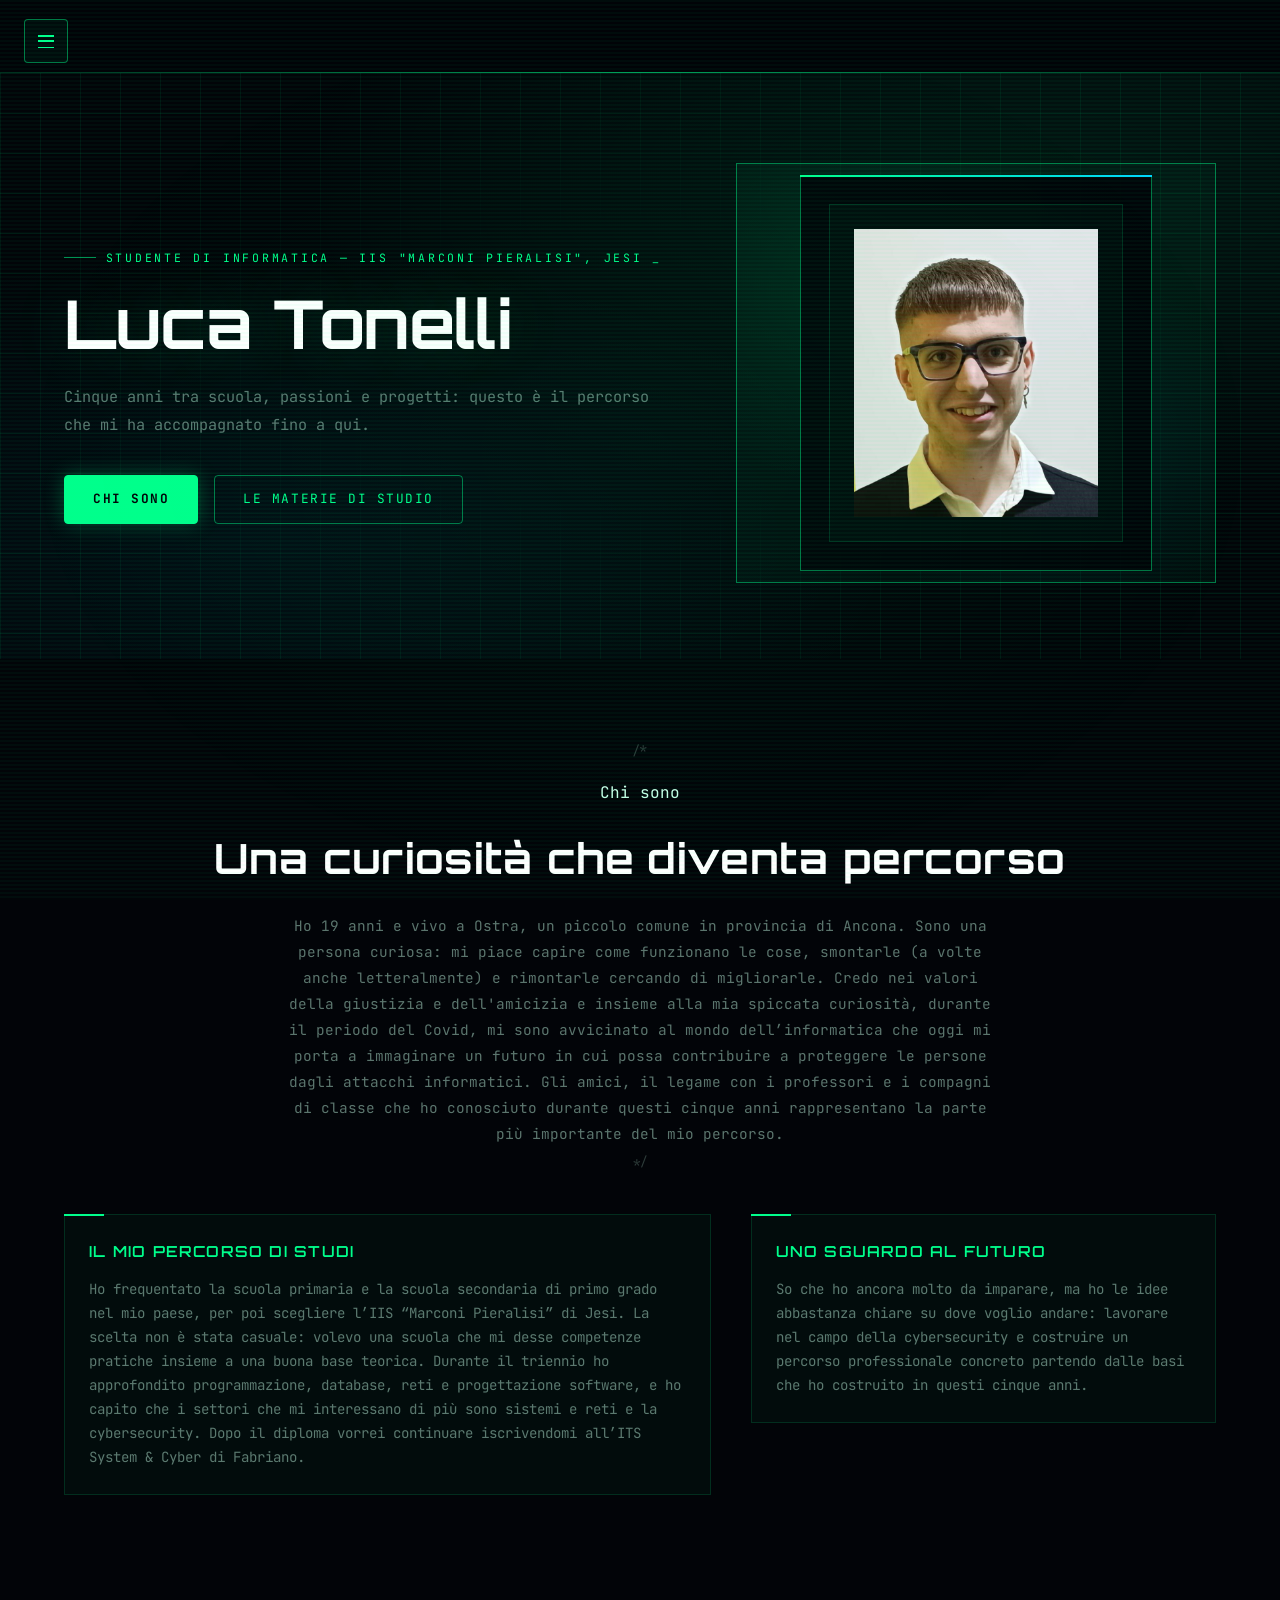
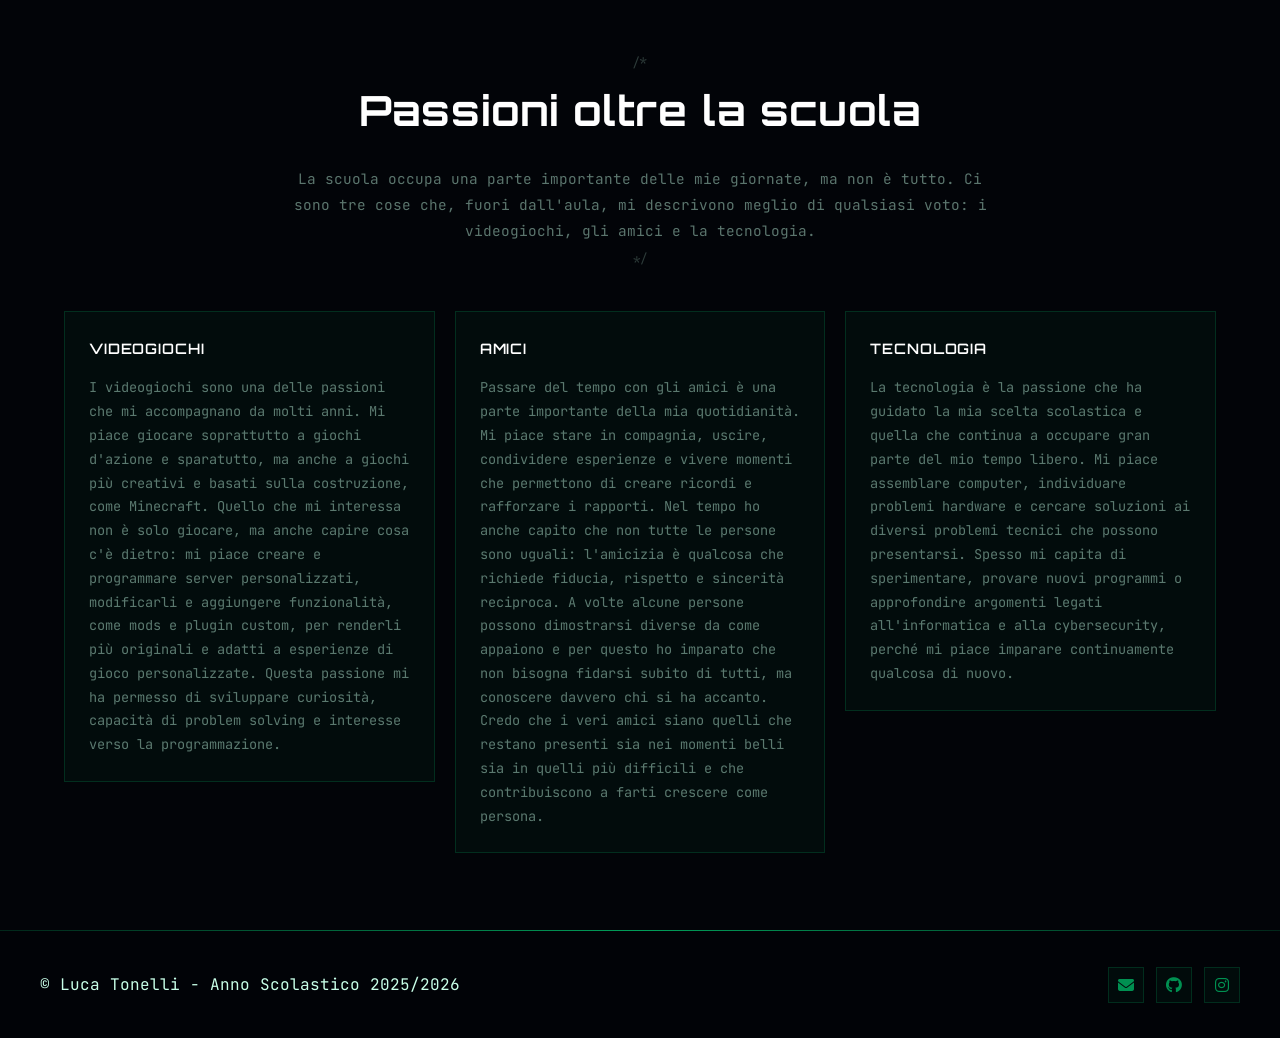
<file: index.html>
<!DOCTYPE html>
<html lang="it">
  <head>
    <meta charset="UTF-8">
    <meta name="viewport" content="width=device-width, initial-scale=1">
    <link rel="preconnect" href="https://fonts.googleapis.com">
    <link rel="preconnect" href="https://fonts.gstatic.com" crossorigin>
    <link href="https://fonts.googleapis.com/css2?family=Inter:wght@400;500;600;700&family=Outfit:wght@500;600;700&display=swap" rel="stylesheet">
    <link rel="stylesheet" href="https://cdnjs.cloudflare.com/ajax/libs/font-awesome/6.4.0/css/all.min.css">
    <link rel="stylesheet" href="styles.css">
    <title>Home</title>
    <meta name="description" content="Sito personale di Luca Tonelli, studente di Informatica all'IIS Marconi Pieralisi di Jesi.">
    <meta property="og:title" content="Luca Tonelli — Studente di Informatica">
  </head>
  <body>
    <a class="skip-link sr-only" href="#main-content">Vai al contenuto</a>
<header class="site-header">
  <div class="header-inner">
    <button class="nav-toggle" aria-controls="nav-list" aria-expanded="false" aria-label="Apri menu">
      <span aria-hidden="true"></span>
    </button>
    <nav class="nav-wrap" id="nav-list">
      <a class="nav-link" href="index.html#home">Home</a>
      <div class="nav-item nav-dropdown">
        <a class="nav-link nav-dropdown-toggle" href="materie.html">Materie</a>
        <div class="dropdown-menu">
          <a class="dropdown-link" href="materia-informatica.html">Informatica</a>
          <a class="dropdown-link" href="materia-sistemi-reti.html">Sistemi e Reti</a>
          <a class="dropdown-link" href="materia-tpsit.html">TPSIT</a>
          <a class="dropdown-link" href="materia-gpoi.html">GPOI</a>
          <a class="dropdown-link" href="materia-matematica.html">Matematica</a>
          <a class="dropdown-link" href="materia-ia.html">Intelligenza Artificiale</a>
          <a class="dropdown-link" href="materia-italiano.html">Italiano</a>
          <a class="dropdown-link" href="materia-storia.html">Storia</a>
          <a class="dropdown-link" href="materia-inglese.html">Inglese</a>
          <a class="dropdown-link" href="materia-scienze-motorie.html">Scienze Motorie</a>
          <a class="dropdown-link" href="materia-religione.html">Religione</a>
        </div>
      </div>
      <a class="nav-link" href="educazione-civica.html">Educazione Civica</a>
      <a class="nav-link" href="fsl.html">FSL</a>
    </nav>
  </div>
</header>
    <main id="main-content">
      <section id="home" class="hero reveal">
        <div class="section-inner hero-grid">
          <div class="hero-panel hero-copy reveal">
            <p class="eyebrow">Studente di Informatica — IIS "Marconi Pieralisi", Jesi</p>
            <h1>Luca Tonelli</h1>
            <p>Cinque anni tra scuola, passioni e progetti: questo è il percorso che mi ha accompagnato fino a qui.</p>
            <div class="cta-group">
              <a class="button button-primary" href="#chi-sono">Chi sono</a>
              <a class="button button-secondary" href="materie.html">Le materie di studio</a>
            </div>
          </div>
          <div class="hero-visual reveal" aria-hidden="true">
            <div class="hero-card">
              <div class="panel reveal">
              <img src="immagini/foto-profilo.jpg" loading="lazy">
            </div>
            </div>
          </div>
        </div>
      </section>

      <section id="chi-sono" class="section reveal">
        <div class="section-inner">
          <div class="section-header reveal">
            <p class="eyebrow">Chi sono</p>
            <h2 class="section-title">Una curiosità che diventa percorso</h2>
            <p class="section-subtitle">Ho 19 anni e vivo a Ostra, un piccolo comune in provincia di Ancona. Sono una persona curiosa: mi piace capire come funzionano le cose, smontarle (a volte anche letteralmente) e rimontarle cercando di migliorarle. Credo nei valori della giustizia e dell'amicizia e insieme alla mia spiccata curiosità, durante il periodo del Covid, mi sono avvicinato al mondo dell’informatica che oggi mi porta a immaginare un futuro in cui possa contribuire a proteggere le persone dagli attacchi informatici. Gli amici, il legame con i professori e i compagni di classe che ho conosciuto durante questi cinque anni rappresentano la parte più importante del mio percorso.</p>
          </div>
          <div class="section-grid">
            <div class="text-card reveal">
              <h3>Il mio percorso di studi</h3>
              <p>Ho frequentato la scuola primaria e la scuola secondaria di primo grado nel mio paese, per poi scegliere l’IIS “Marconi Pieralisi” di Jesi. La scelta non è stata casuale: volevo una scuola che mi desse competenze pratiche insieme a una buona base teorica. Durante il triennio ho approfondito programmazione, database, reti e progettazione software, e ho capito che i settori che mi interessano di più sono sistemi e reti e la cybersecurity. Dopo il diploma vorrei continuare iscrivendomi all’ITS System & Cyber di Fabriano.</p>
            </div>
            <div class="text-card reveal">
              <h3>Uno sguardo al futuro</h3>
              <p>So che ho ancora molto da imparare, ma ho le idee abbastanza chiare su dove voglio andare: lavorare nel campo della cybersecurity e costruire un percorso professionale concreto partendo dalle basi che ho costruito in questi cinque anni.</p>
            </div>
          </div>
        </div>
      </section>

      <section id="passioni" class="section reveal">
        <div class="section-inner">
          <div class="section-header reveal">
            <h2 class="section-title">Passioni oltre la scuola</h2>
            <p class="section-subtitle">La scuola occupa una parte importante delle mie giornate, ma non è tutto. Ci sono tre cose che, fuori dall'aula, mi descrivono meglio di qualsiasi voto: i videogiochi, gli amici e la tecnologia.</p>
          </div>
          <div class="passions-grid">
            <article class="passion-card reveal">
              <h3>Videogiochi</h3>
              <p>I videogiochi sono una delle passioni che mi accompagnano da molti anni. Mi piace giocare soprattutto a giochi d'azione e sparatutto, ma anche a giochi più creativi e basati sulla costruzione, come Minecraft. Quello che mi interessa non è solo giocare, ma anche capire cosa c'è dietro: mi piace creare e programmare server personalizzati, modificarli e aggiungere funzionalità, come mods e plugin custom, per renderli più originali e adatti a esperienze di gioco personalizzate. Questa passione mi ha permesso di sviluppare curiosità, capacità di problem solving e interesse verso la programmazione.</p>
            </article>
            <article class="passion-card reveal">
              <h3>Amici</h3>
              <p>Passare del tempo con gli amici è una parte importante della mia quotidianità. Mi piace stare in compagnia, uscire, condividere esperienze e vivere momenti che permettono di creare ricordi e rafforzare i rapporti. Nel tempo ho anche capito che non tutte le persone sono uguali: l'amicizia è qualcosa che richiede fiducia, rispetto e sincerità reciproca. A volte alcune persone possono dimostrarsi diverse da come appaiono e per questo ho imparato che non bisogna fidarsi subito di tutti, ma conoscere davvero chi si ha accanto. Credo che i veri amici siano quelli che restano presenti sia nei momenti belli sia in quelli più difficili e che contribuiscono a farti crescere come persona.</p>
            </article>
            <article class="passion-card reveal">
              <h3>Tecnologia</h3>
              <p>La tecnologia è la passione che ha guidato la mia scelta scolastica e quella che continua a occupare gran parte del mio tempo libero. Mi piace assemblare computer, individuare problemi hardware e cercare soluzioni ai diversi problemi tecnici che possono presentarsi. Spesso mi capita di sperimentare, provare nuovi programmi o approfondire argomenti legati all'informatica e alla cybersecurity, perché mi piace imparare continuamente qualcosa di nuovo.</p>
            </article>
          </div>
        </div>
      </section>
    </main>
<footer class="site-footer">
  <div class="footer-inner">
    <p>© Luca Tonelli - Anno Scolastico 2025/2026</p>
    <nav class="footer-social" aria-label="Social media">
      <a href="mailto:lucatonelli07@gmail.com" title="Email" target="_blank" rel="noreferrer noopener">
        <i class="fas fa-envelope"></i>
      </a>
      <a href="https://github.com/LucaTons" title="GitHub" target="_blank" rel="noreferrer noopener">
        <i class="fab fa-github"></i>
      </a>
      <a href="https://www.instagram.com/luca_tons7" title="Instagram" target="_blank" rel="noreferrer noopener">
        <i class="fab fa-instagram"></i>
      </a>
    </nav>
  </div>
</footer>
    <script src="script.js"></script>
  </body>
</html>
</file>
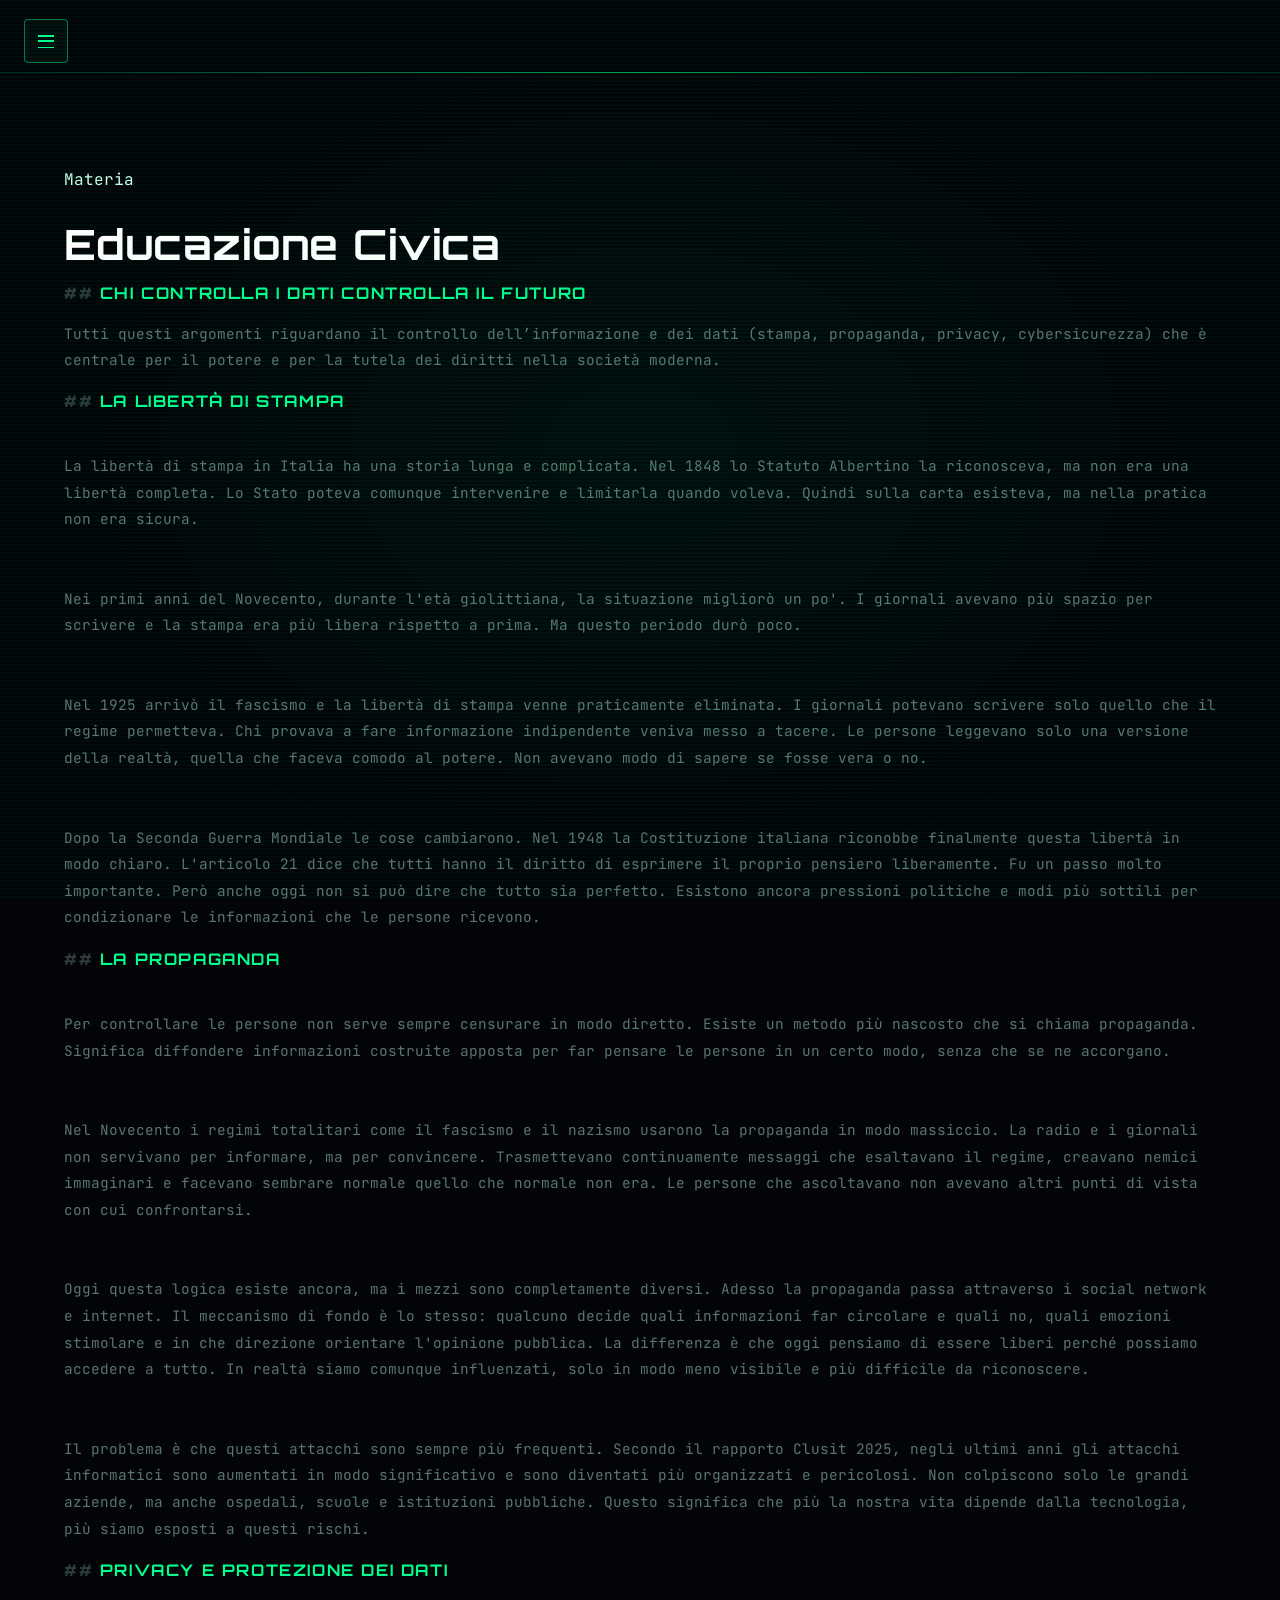
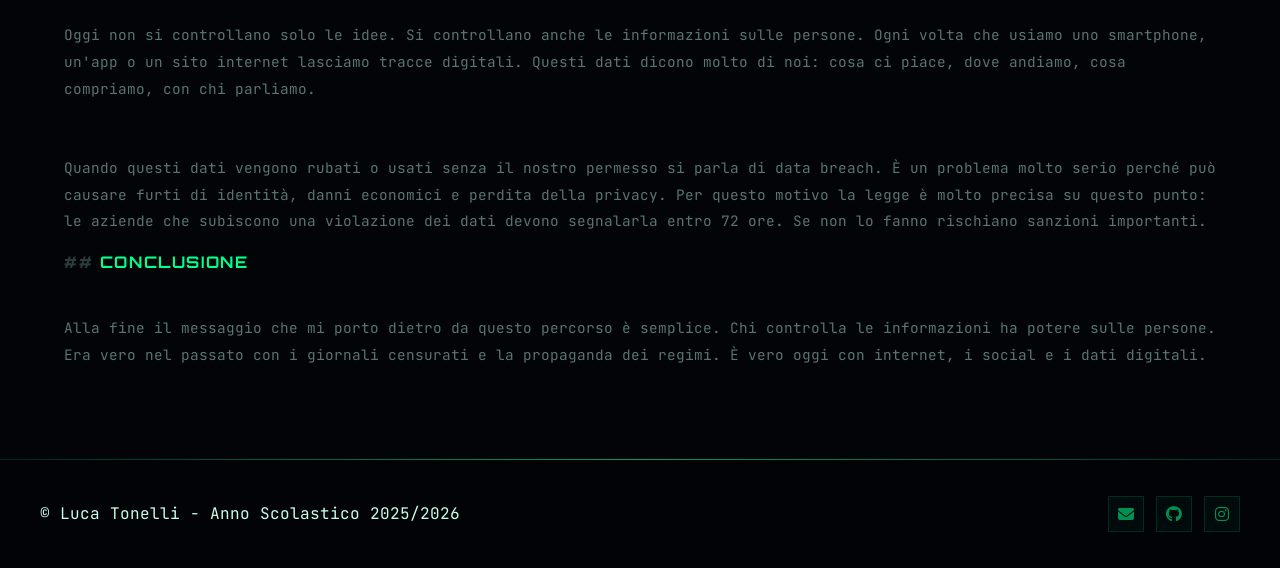
<file: educazione-civica.html>
<!DOCTYPE html>
<html lang="it">
  <head>
    <meta charset="UTF-8">
    <meta name="viewport" content="width=device-width, initial-scale=1">
    <link rel="preconnect" href="https://fonts.googleapis.com">
    <link rel="preconnect" href="https://fonts.gstatic.com" crossorigin>
    <link href="https://fonts.googleapis.com/css2?family=Inter:wght@400;500;600;700&family=Outfit:wght@500;600;700&display=swap" rel="stylesheet">
    <link rel="stylesheet" href="https://cdnjs.cloudflare.com/ajax/libs/font-awesome/6.4.0/css/all.min.css">
    <link rel="stylesheet" href="styles.css">
    <title>Educazione Civica</title>
    <meta name="description" content="Percorso di Educazione Civica su cittadinanza digitale, cyberbullismo, privacy e disinformazione.">
    <meta property="og:title" content="Educazione Civica — Luca Tonelli">
  </head>
  <body>
    <a class="skip-link sr-only" href="#main-content">Vai al contenuto</a>
<header class="site-header">
  <div class="header-inner">
    <button class="nav-toggle" aria-controls="nav-list" aria-expanded="false" aria-label="Apri menu">
      <span aria-hidden="true"></span>
    </button>
    <nav class="nav-wrap" id="nav-list">
      <a class="nav-link" href="index.html#home">Home</a>
      <div class="nav-item nav-dropdown">
        <a class="nav-link nav-dropdown-toggle" href="materie.html">Materie</a>
        <div class="dropdown-menu">
          <a class="dropdown-link" href="materia-informatica.html">Informatica</a>
          <a class="dropdown-link" href="materia-sistemi-reti.html">Sistemi e Reti</a>
          <a class="dropdown-link" href="materia-tpsit.html">TPSIT</a>
          <a class="dropdown-link" href="materia-gpoi.html">GPOI</a>
          <a class="dropdown-link" href="materia-matematica.html">Matematica</a>
          <a class="dropdown-link" href="materia-ia.html">Intelligenza Artificiale</a>
          <a class="dropdown-link" href="materia-italiano.html">Italiano</a>
          <a class="dropdown-link" href="materia-storia.html">Storia</a>
          <a class="dropdown-link" href="materia-inglese.html">Inglese</a>
          <a class="dropdown-link" href="materia-scienze-motorie.html">Scienze Motorie</a>
          <a class="dropdown-link" href="materia-religione.html">Religione</a>
        </div>
      </div>
      <a class="nav-link" href="educazione-civica.html">Educazione Civica</a>
      <a class="nav-link" href="fsl.html">FSL</a>
    </nav>
  </div>
</header>
    <main id="main-content">
      <section class="section reveal">
        <div class="section-inner">
          <p class="eyebrow">Materia</p>
          <h1 class="section-title">Educazione Civica</h1>
          <div class="post-content reveal">
            <h2>Chi controlla i dati controlla il futuro</h2>
          </div>
          <p class="section-subtitle">Tutti questi argomenti riguardano il controllo dell’informazione e dei dati (stampa, propaganda, privacy, cybersicurezza) che è centrale per il potere e per la tutela dei diritti nella società moderna.</p>
          <div class="post-content reveal">
            <h2>La libertà di Stampa</h2>
            <p>La libertà di stampa in Italia ha una storia lunga e complicata. Nel 1848 lo Statuto Albertino la riconosceva, ma non era una libertà completa. Lo Stato poteva comunque intervenire e limitarla quando voleva. Quindi sulla carta esisteva, ma nella pratica non era sicura.</p>
            <p>Nei primi anni del Novecento, durante l'età giolittiana, la situazione migliorò un po'. I giornali avevano più spazio per scrivere e la stampa era più libera rispetto a prima. Ma questo periodo durò poco.</p>
            <p>Nel 1925 arrivò il fascismo e la libertà di stampa venne praticamente eliminata. I giornali potevano scrivere solo quello che il regime permetteva. Chi provava a fare informazione indipendente veniva messo a tacere. Le persone leggevano solo una versione della realtà, quella che faceva comodo al potere. Non avevano modo di sapere se fosse vera o no.</p>
            <p>Dopo la Seconda Guerra Mondiale le cose cambiarono. Nel 1948 la Costituzione italiana riconobbe finalmente questa libertà in modo chiaro. L'articolo 21 dice che tutti hanno il diritto di esprimere il proprio pensiero liberamente. Fu un passo molto importante. Però anche oggi non si può dire che tutto sia perfetto. Esistono ancora pressioni politiche e modi più sottili per condizionare le informazioni che le persone ricevono.</p>
          </div>
          <div class="post-content reveal">
            <h2>La propaganda</h2>
            <p>Per controllare le persone non serve sempre censurare in modo diretto. Esiste un metodo più nascosto che si chiama propaganda. Significa diffondere informazioni costruite apposta per far pensare le persone in un certo modo, senza che se ne accorgano.</p>
            <p>Nel Novecento i regimi totalitari come il fascismo e il nazismo usarono la propaganda in modo massiccio. La radio e i giornali non servivano per informare, ma per convincere. Trasmettevano continuamente messaggi che esaltavano il regime, creavano nemici immaginari e facevano sembrare normale quello che normale non era. Le persone che ascoltavano non avevano altri punti di vista con cui confrontarsi.</p>
            <p>Oggi questa logica esiste ancora, ma i mezzi sono completamente diversi. Adesso la propaganda passa attraverso i social network e internet. Il meccanismo di fondo è lo stesso: qualcuno decide quali informazioni far circolare e quali no, quali emozioni stimolare e in che direzione orientare l'opinione pubblica. La differenza è che oggi pensiamo di essere liberi perché possiamo accedere a tutto. In realtà siamo comunque influenzati, solo in modo meno visibile e più difficile da riconoscere.</p>
            <p>Il problema è che questi attacchi sono sempre più frequenti. Secondo il rapporto Clusit 2025, negli ultimi anni gli attacchi informatici sono aumentati in modo significativo e sono diventati più organizzati e pericolosi. Non colpiscono solo le grandi aziende, ma anche ospedali, scuole e istituzioni pubbliche. Questo significa che più la nostra vita dipende dalla tecnologia, più siamo esposti a questi rischi.</p>
          </div>
          <div class="post-content reveal">
            <h2>Privacy e protezione dei dati</h2>
            <p>Oggi non si controllano solo le idee. Si controllano anche le informazioni sulle persone. Ogni volta che usiamo uno smartphone, un'app o un sito internet lasciamo tracce digitali. Questi dati dicono molto di noi: cosa ci piace, dove andiamo, cosa compriamo, con chi parliamo.</p>
            <p>Quando questi dati vengono rubati o usati senza il nostro permesso si parla di data breach. È un problema molto serio perché può causare furti di identità, danni economici e perdita della privacy. Per questo motivo la legge è molto precisa su questo punto: le aziende che subiscono una violazione dei dati devono segnalarla entro 72 ore. Se non lo fanno rischiano sanzioni importanti.</p>
          </div>
          <div class="post-content reveal">
            <h2>Conclusione</h2>
            <p>Alla fine il messaggio che mi porto dietro da questo percorso è semplice. Chi controlla le informazioni ha potere sulle persone. Era vero nel passato con i giornali censurati e la propaganda dei regimi. È vero oggi con internet, i social e i dati digitali.</p>
          </div>
        </div>
      </section>
    </main>
<footer class="site-footer">
  <div class="footer-inner">
    <p>© Luca Tonelli - Anno Scolastico 2025/2026</p>
    <nav class="footer-social" aria-label="Social media">
      <a href="mailto:lucatonelli07@gmail.com" title="Email" target="_blank" rel="noreferrer noopener">
        <i class="fas fa-envelope"></i>
      </a>
      <a href="https://github.com/LucaTons" title="GitHub" target="_blank" rel="noreferrer noopener">
        <i class="fab fa-github"></i>
      </a>
      <a href="https://www.instagram.com/luca_tons7" title="Instagram" target="_blank" rel="noreferrer noopener">
        <i class="fab fa-instagram"></i>
      </a>
    </nav>
  </div>
</footer>
    <script src="script.js"></script>
  </body>
</html>
</file>
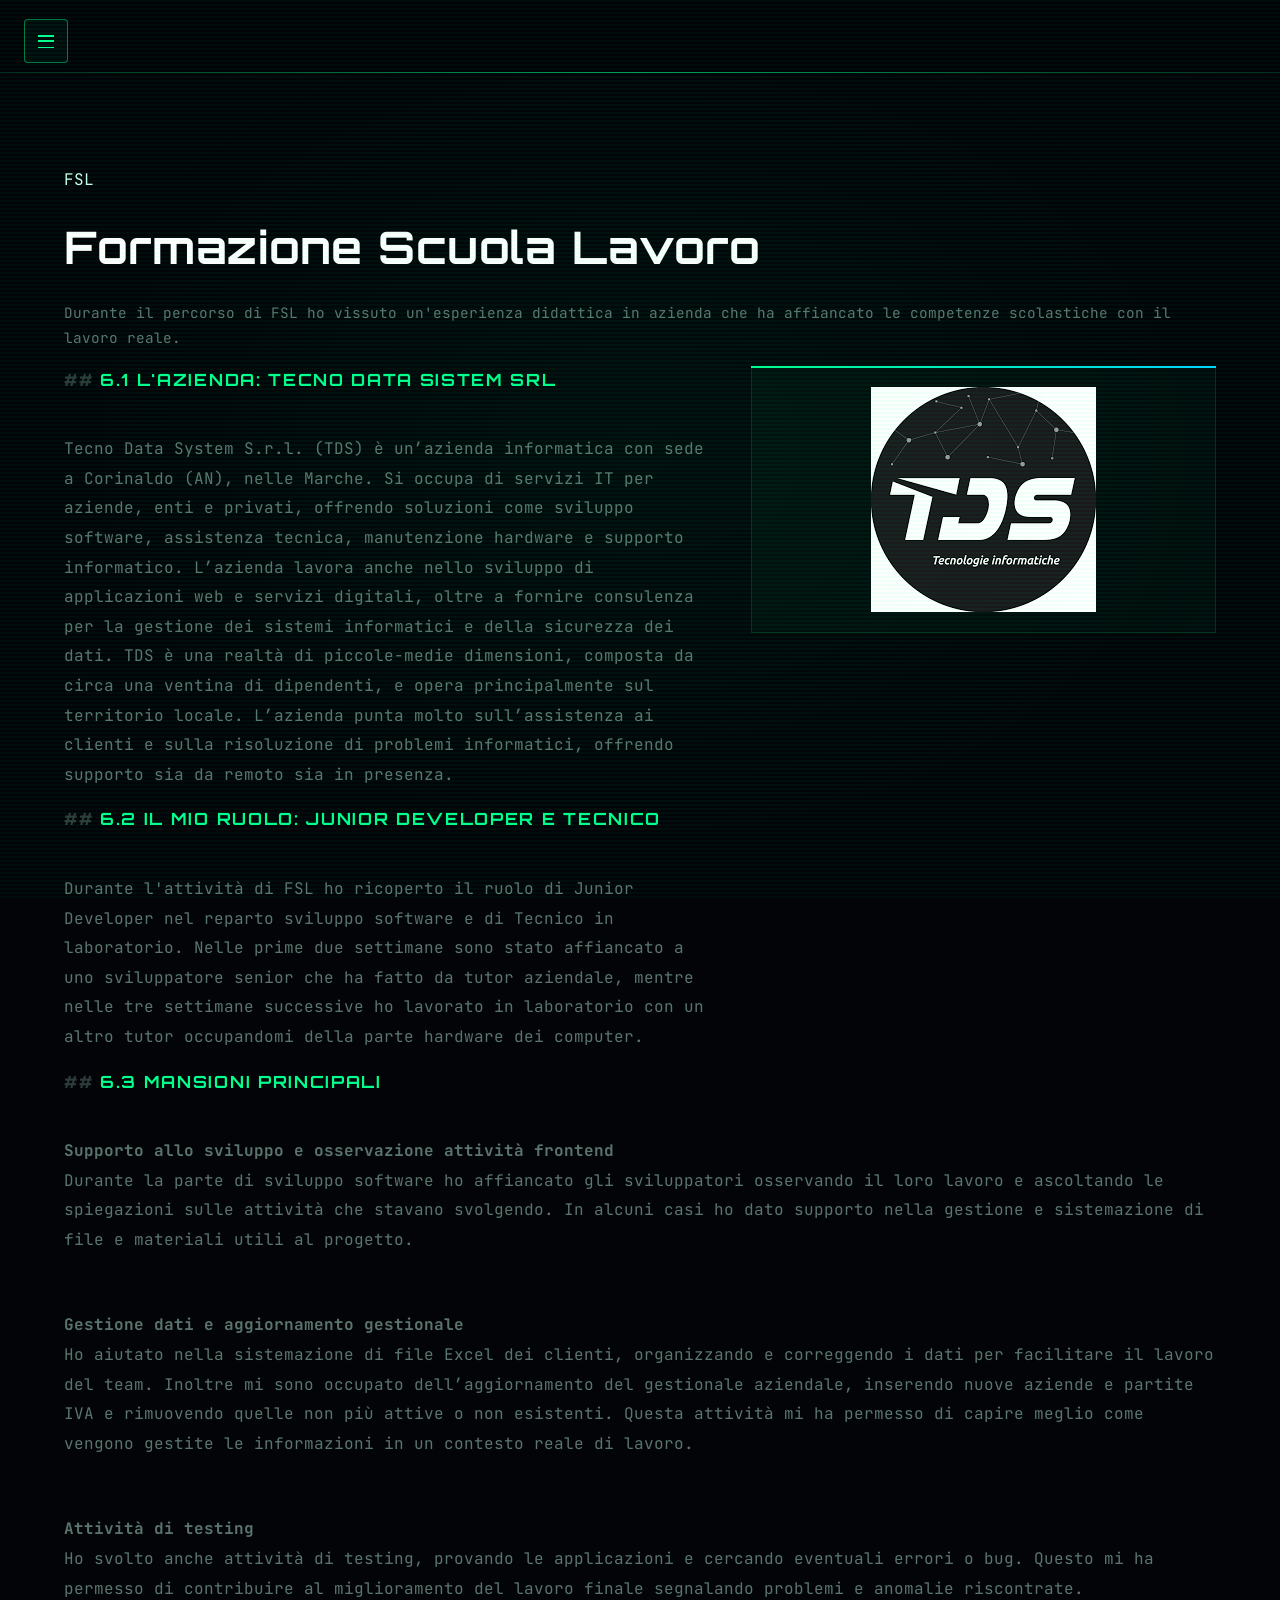
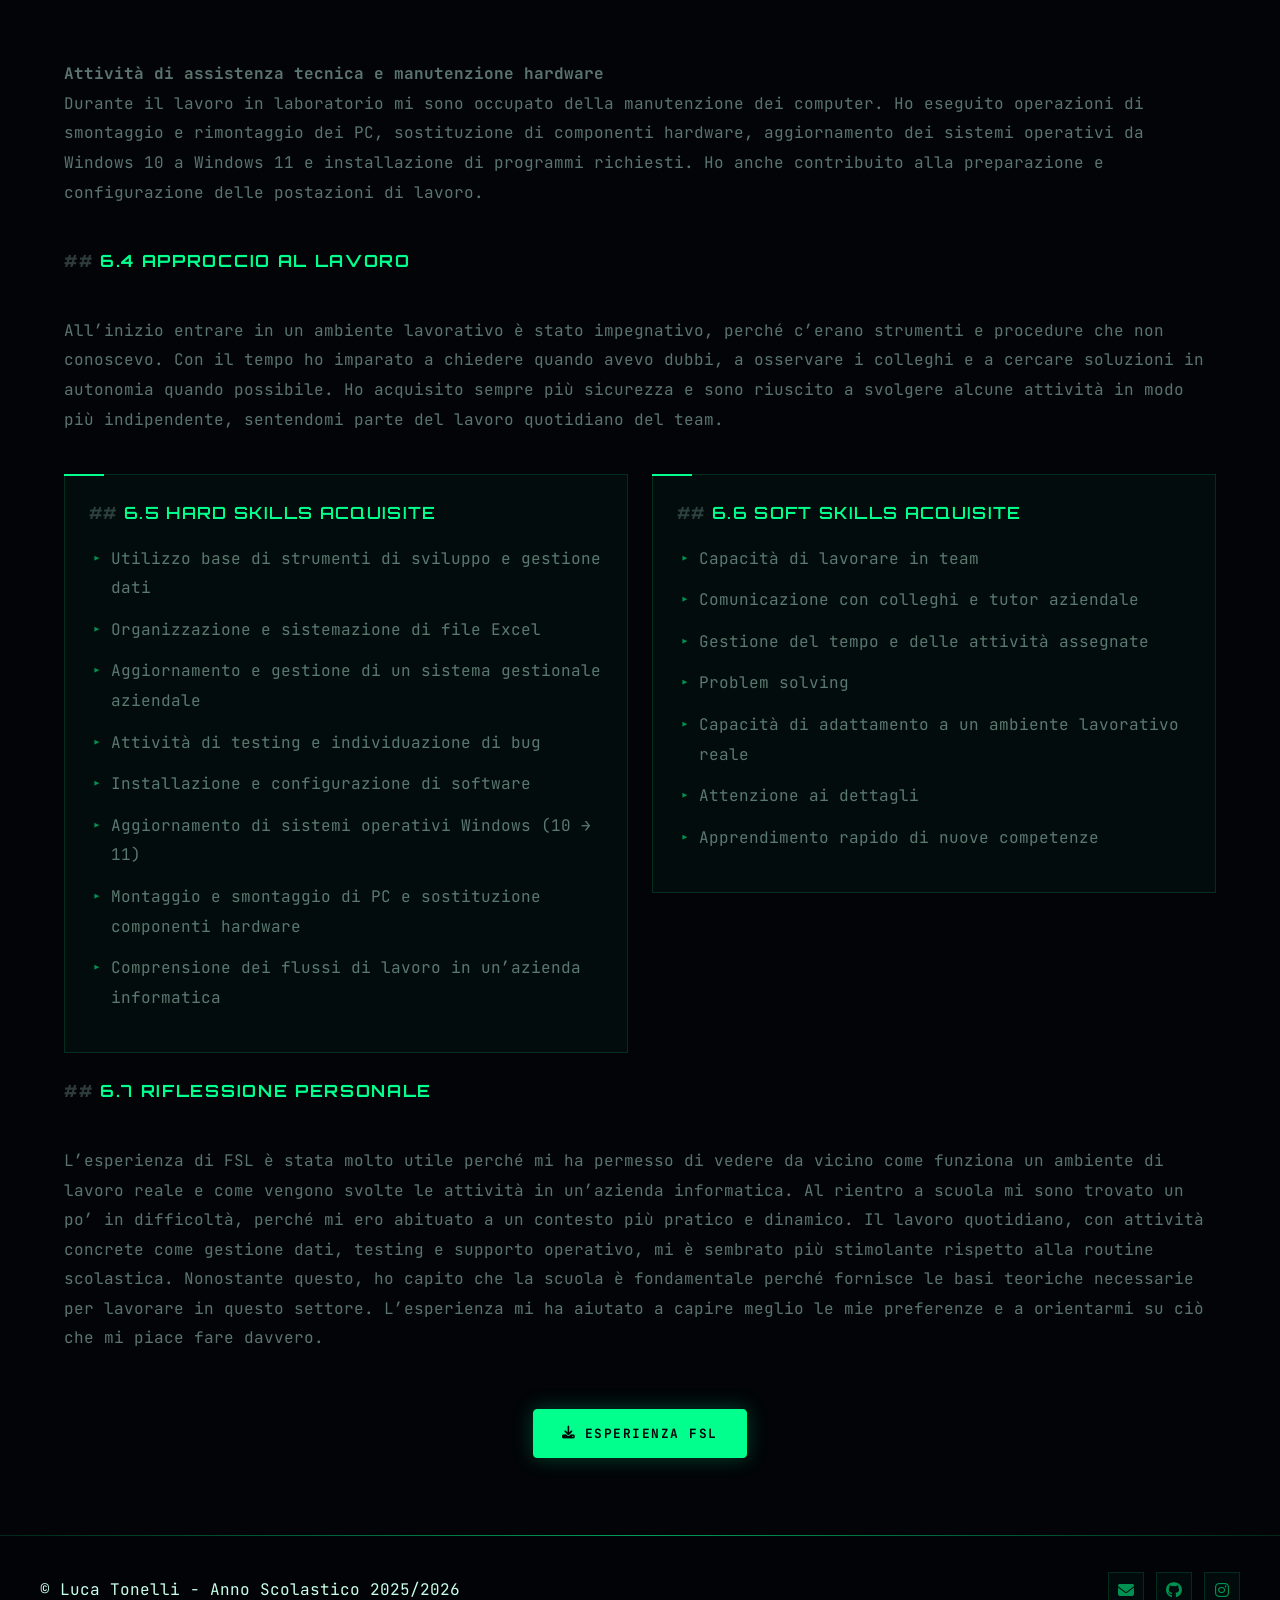
<file: fsl.html>
<!DOCTYPE html>
<html lang="it">
  <head>
    <meta charset="UTF-8">
    <meta name="viewport" content="width=device-width, initial-scale=1">
    <link rel="preconnect" href="https://fonts.googleapis.com">
    <link rel="preconnect" href="https://fonts.gstatic.com" crossorigin>
    <link href="https://fonts.googleapis.com/css2?family=Inter:wght@400;500;600;700&family=Outfit:wght@500;600;700&display=swap" rel="stylesheet">
    <link rel="stylesheet" href="https://cdnjs.cloudflare.com/ajax/libs/font-awesome/6.4.0/css/all.min.css">
    <link rel="stylesheet" href="styles.css">
    <title>FSL</title>
    <meta name="description" content="Pagina dedicata alla Formazione Scuola Lavoro, con azienda, ruolo e competenze acquisite.">
    <meta property="og:title" content="FSL — Luca Tonelli">
  </head>
  <body class="fsl-page">
    <a class="skip-link sr-only" href="#main-content">Vai al contenuto</a>
<header class="site-header">
  <div class="header-inner">
    <button class="nav-toggle" aria-controls="nav-list" aria-expanded="false" aria-label="Apri menu">
      <span aria-hidden="true"></span>
    </button>
    <nav class="nav-wrap" id="nav-list">
      <a class="nav-link" href="index.html#home">Home</a>
      <div class="nav-item nav-dropdown">
        <a class="nav-link nav-dropdown-toggle" href="materie.html">Materie</a>
        <div class="dropdown-menu">
          <a class="dropdown-link" href="materia-informatica.html">Informatica</a>
          <a class="dropdown-link" href="materia-sistemi-reti.html">Sistemi e Reti</a>
          <a class="dropdown-link" href="materia-tpsit.html">TPSIT</a>
          <a class="dropdown-link" href="materia-gpoi.html">GPOI</a>
          <a class="dropdown-link" href="materia-matematica.html">Matematica</a>
          <a class="dropdown-link" href="materia-ia.html">Intelligenza Artificiale</a>
          <a class="dropdown-link" href="materia-italiano.html">Italiano</a>
          <a class="dropdown-link" href="materia-storia.html">Storia</a>
          <a class="dropdown-link" href="materia-inglese.html">Inglese</a>
          <a class="dropdown-link" href="materia-scienze-motorie.html">Scienze Motorie</a>
          <a class="dropdown-link" href="materia-religione.html">Religione</a>
        </div>
      </div>
      <a class="nav-link" href="educazione-civica.html">Educazione Civica</a>
      <a class="nav-link" href="fsl.html">FSL</a>
    </nav>
  </div>
</header>
    <main id="main-content">
      <section class="section reveal">
        <div class="section-inner">
          <p class="eyebrow">FSL</p>
          <h1 class="section-title">Formazione Scuola Lavoro</h1>
          <p class="section-subtitle">Durante il percorso di FSL ho vissuto un'esperienza didattica in azienda che ha affiancato le competenze scolastiche con il lavoro reale.</p>
          <div class="section-grid">
            <div class="post-content reveal">
              <h2>6.1 L'azienda: Tecno Data Sistem Srl</h2>
              <p>Tecno Data System S.r.l. (TDS) è un’azienda informatica con sede a Corinaldo (AN), nelle Marche. Si occupa di servizi IT per aziende, enti e privati, offrendo soluzioni come sviluppo software, assistenza tecnica, manutenzione hardware e supporto informatico. L’azienda lavora anche nello sviluppo di applicazioni web e servizi digitali, oltre a fornire consulenza per la gestione dei sistemi informatici e della sicurezza dei dati. TDS è una realtà di piccole-medie dimensioni, composta da circa una ventina di dipendenti, e opera principalmente sul territorio locale. L’azienda punta molto sull’assistenza ai clienti e sulla risoluzione di problemi informatici, offrendo supporto sia da remoto sia in presenza.</p>            </div>
            <div class="panel image-panel reveal">
              <img src="immagini/fsl-azienda.jpg" loading="lazy" alt="Logo Tecno Data System">
            </div>
          </div>
          <div class="section-grid">
            <div class="post-content reveal">              
              <h2>6.2 Il mio ruolo: Junior Developer e Tecnico</h2>
              <p>Durante l'attività di FSL ho ricoperto il ruolo di Junior Developer nel reparto sviluppo software e di Tecnico in laboratorio. Nelle prime due settimane sono stato affiancato a uno sviluppatore senior che ha fatto da tutor aziendale, mentre nelle tre settimane successive ho lavorato in laboratorio con un altro tutor occupandomi della parte hardware dei computer.</p>
            </div>
          </div>
          <div class="post-content reveal">
            <h2>6.3 Mansioni principali</h2>
            <p><strong>Supporto allo sviluppo e osservazione attività frontend</strong><br>Durante la parte di sviluppo software ho affiancato gli sviluppatori osservando il loro lavoro e ascoltando le spiegazioni sulle attività che stavano svolgendo. In alcuni casi ho dato supporto nella gestione e sistemazione di file e materiali utili al progetto.</p>
            <p><strong>Gestione dati e aggiornamento gestionale</strong><br>Ho aiutato nella sistemazione di file Excel dei clienti, organizzando e correggendo i dati per facilitare il lavoro del team. Inoltre mi sono occupato dell’aggiornamento del gestionale aziendale, inserendo nuove aziende e partite IVA e rimuovendo quelle non più attive o non esistenti. Questa attività mi ha permesso di capire meglio come vengono gestite le informazioni in un contesto reale di lavoro.</p>
            <p><strong>Attività di testing</strong><br>Ho svolto anche attività di testing, provando le applicazioni e cercando eventuali errori o bug. Questo mi ha permesso di contribuire al miglioramento del lavoro finale segnalando problemi e anomalie riscontrate.</p>
            <p><strong>Attività di assistenza tecnica e manutenzione hardware</strong><br>Durante il lavoro in laboratorio mi sono occupato della manutenzione dei computer. Ho eseguito operazioni di smontaggio e rimontaggio dei PC, sostituzione di componenti hardware, aggiornamento dei sistemi operativi da Windows 10 a Windows 11 e installazione di programmi richiesti. Ho anche contribuito alla preparazione e configurazione delle postazioni di lavoro.</p>
            <h2>6.4 Approccio al lavoro</h2>
            <p>All’inizio entrare in un ambiente lavorativo è stato impegnativo, perché c’erano strumenti e procedure che non conoscevo. Con il tempo ho imparato a chiedere quando avevo dubbi, a osservare i colleghi e a cercare soluzioni in autonomia quando possibile. Ho acquisito sempre più sicurezza e sono riuscito a svolgere alcune attività in modo più indipendente, sentendomi parte del lavoro quotidiano del team.</p>
            <div class="cards-row reveal">
              <div class="text-card">
                <h2>6.5 Hard skills acquisite</h2>
                <ul>
                  <li>Utilizzo base di strumenti di sviluppo e gestione dati</li>
                  <li>Organizzazione e sistemazione di file Excel</li>
                  <li>Aggiornamento e gestione di un sistema gestionale aziendale</li>
                  <li>Attività di testing e individuazione di bug</li>
                  <li>Installazione e configurazione di software</li>
                  <li>Aggiornamento di sistemi operativi Windows (10 → 11)</li>
                  <li>Montaggio e smontaggio di PC e sostituzione componenti hardware</li>
                  <li>Comprensione dei flussi di lavoro in un’azienda informatica</li>
                </ul>
              </div>
              <div class="text-card">
                <h2>6.6 Soft skills acquisite</h2>
                <ul>
                  <li>Capacità di lavorare in team</li>
                  <li>Comunicazione con colleghi e tutor aziendale</li>
                  <li>Gestione del tempo e delle attività assegnate</li>
                  <li>Problem solving</li>
                  <li>Capacità di adattamento a un ambiente lavorativo reale</li>
                  <li>Attenzione ai dettagli</li>
                  <li>Apprendimento rapido di nuove competenze</li>
                </ul>
              </div>
            </div>
            <h2>6.7 Riflessione personale</h2>
            <p>L’esperienza di FSL è stata molto utile perché mi ha permesso di vedere da vicino come funziona un ambiente di lavoro reale e come vengono svolte le attività in un’azienda informatica. Al rientro a scuola mi sono trovato un po’ in difficoltà, perché mi ero abituato a un contesto più pratico e dinamico. Il lavoro quotidiano, con attività concrete come gestione dati, testing e supporto operativo, mi è sembrato più stimolante rispetto alla routine scolastica. Nonostante questo, ho capito che la scuola è fondamentale perché fornisce le basi teoriche necessarie per lavorare in questo settore. L’esperienza mi ha aiutato a capire meglio le mie preferenze e a orientarmi su ciò che mi piace fare davvero.</p>
          </div>
          <div class="reveal" style="margin-top: 2.5rem; text-align: center;">
            <a class="button button-primary" href="Tonelli_Luca_5CM_FSL.pdf" download>
              <i class="fas fa-download"></i> Esperienza FSL
            </a>
          </div>
        </div>
      </section>
    </main>
<footer class="site-footer">
  <div class="footer-inner">
    <p>© Luca Tonelli - Anno Scolastico 2025/2026</p>
    <nav class="footer-social" aria-label="Social media">
      <a href="mailto:lucatonelli07@gmail.com" title="Email" target="_blank" rel="noreferrer noopener">
        <i class="fas fa-envelope"></i>
      </a>
      <a href="https://github.com/LucaTons" title="GitHub" target="_blank" rel="noreferrer noopener">
        <i class="fab fa-github"></i>
      </a>
      <a href="https://www.instagram.com/luca_tons7" title="Instagram" target="_blank" rel="noreferrer noopener">
        <i class="fab fa-instagram"></i>
      </a>
    </nav>
  </div>
</footer>
    <script src="script.js"></script>
  </body>
</html>
</file>
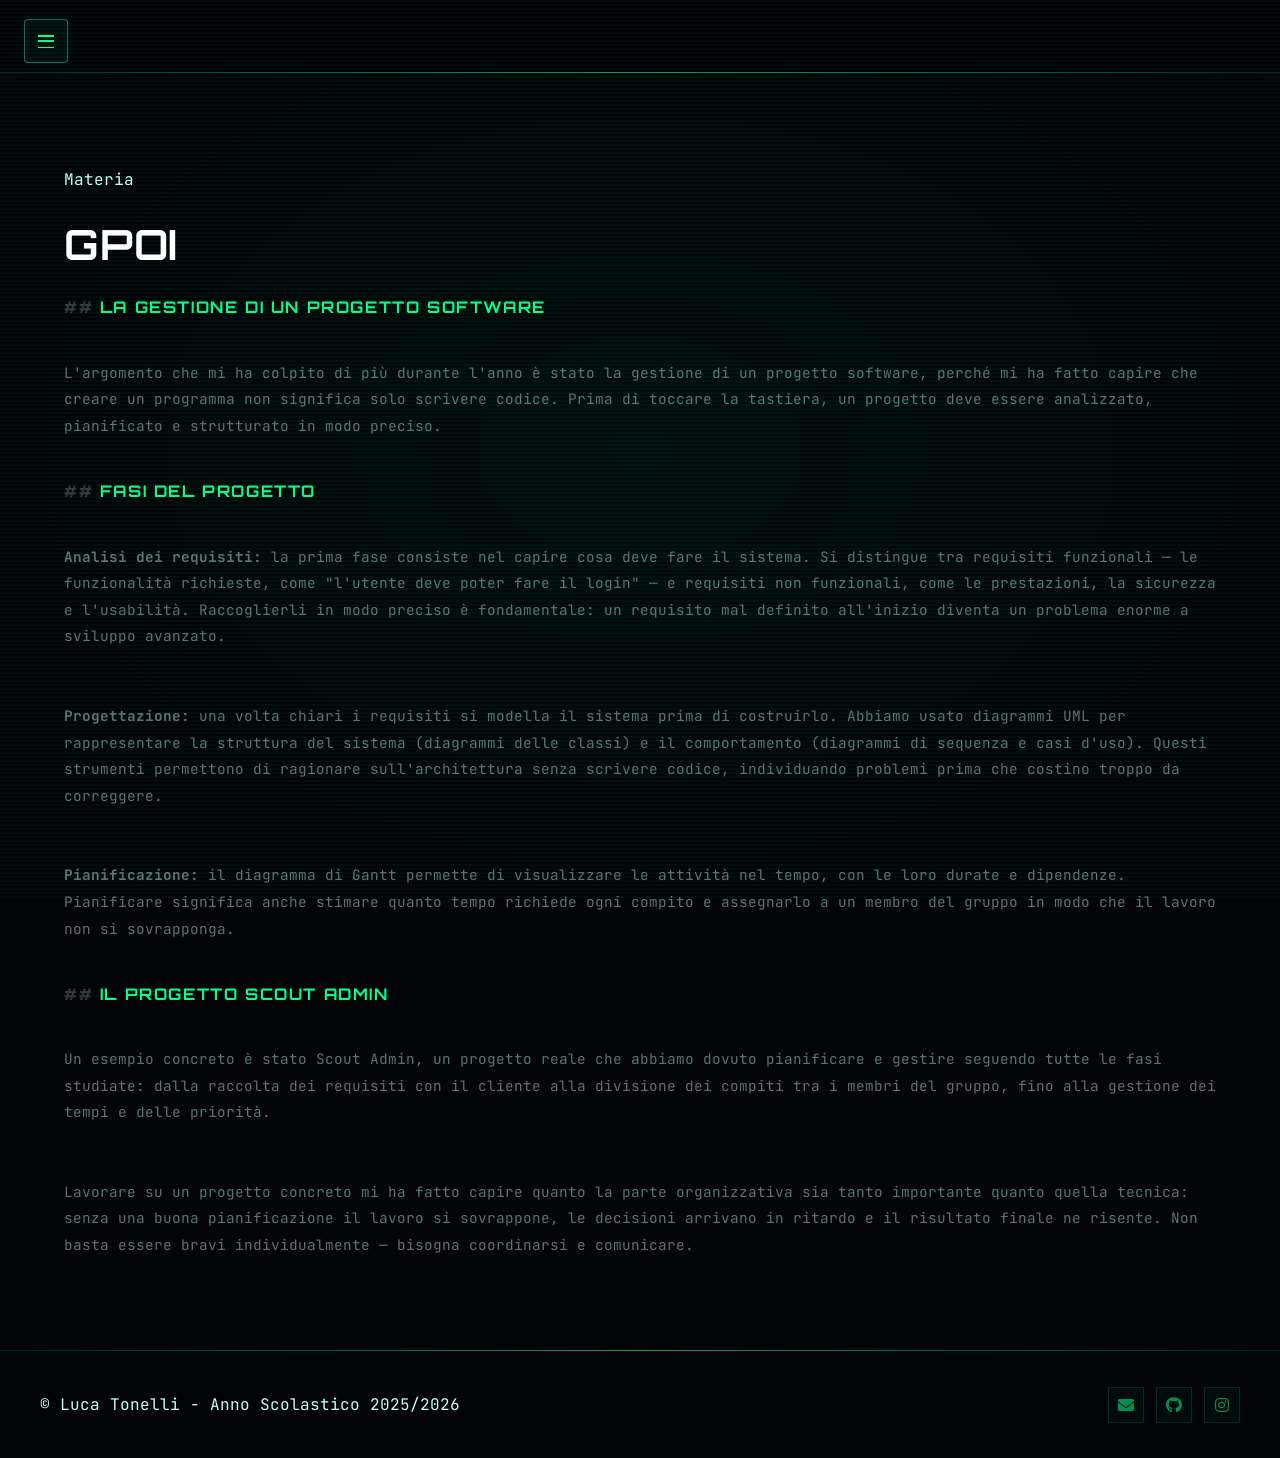
<file: materia-gpoi.html>
<!DOCTYPE html>
<html lang="it">
  <head>
    <meta charset="UTF-8">
    <meta name="viewport" content="width=device-width, initial-scale=1">
    <link rel="preconnect" href="https://fonts.googleapis.com">
    <link rel="preconnect" href="https://fonts.gstatic.com" crossorigin>
    <link href="https://fonts.googleapis.com/css2?family=Inter:wght@400;500;600;700&family=Outfit:wght@500;600;700&display=swap" rel="stylesheet">
    <link rel="stylesheet" href="https://cdnjs.cloudflare.com/ajax/libs/font-awesome/6.4.0/css/all.min.css">
    <link rel="stylesheet" href="styles.css">
    <title>GPOI</title>
    <meta name="description" content="Questa materia mi ha fatto capire che creare un software non significa solo saper programmare.">
    <meta property="og:title" content="GPOI — Luca Tonelli">
  </head>
  <body>
    <a class="skip-link sr-only" href="#main-content">Vai al contenuto</a>
<header class="site-header">
  <div class="header-inner">
    <button class="nav-toggle" aria-controls="nav-list" aria-expanded="false" aria-label="Apri menu">
      <span aria-hidden="true"></span>
    </button>
    <nav class="nav-wrap" id="nav-list">
      <a class="nav-link" href="index.html#home">Home</a>
      <div class="nav-item nav-dropdown">
        <a class="nav-link nav-dropdown-toggle" href="materie.html">Materie</a>
        <div class="dropdown-menu">
          <a class="dropdown-link" href="materia-informatica.html">Informatica</a>
          <a class="dropdown-link" href="materia-sistemi-reti.html">Sistemi e Reti</a>
          <a class="dropdown-link" href="materia-tpsit.html">TPSIT</a>
          <a class="dropdown-link" href="materia-gpoi.html">GPOI</a>
          <a class="dropdown-link" href="materia-matematica.html">Matematica</a>
          <a class="dropdown-link" href="materia-ia.html">Intelligenza Artificiale</a>
          <a class="dropdown-link" href="materia-italiano.html">Italiano</a>
          <a class="dropdown-link" href="materia-storia.html">Storia</a>
          <a class="dropdown-link" href="materia-inglese.html">Inglese</a>
          <a class="dropdown-link" href="materia-scienze-motorie.html">Scienze Motorie</a>
          <a class="dropdown-link" href="materia-religione.html">Religione</a>
        </div>
      </div>
      <a class="nav-link" href="educazione-civica.html">Educazione Civica</a>
      <a class="nav-link" href="fsl.html">FSL</a>
    </nav>
  </div>
</header>
    <main id="main-content">
      <section class="section reveal">
        <div class="section-inner">
          <p class="eyebrow">Materia</p>
          <h1 class="section-title">GPOI</h1>
          <p class="section-subtitle"></p>
          <div class="post-content reveal">
            <h2>La gestione di un progetto software</h2>
            <p>L'argomento che mi ha colpito di più durante l'anno è stato la gestione di un progetto software, perché mi ha fatto capire che creare un programma non significa solo scrivere codice. Prima di toccare la tastiera, un progetto deve essere analizzato, pianificato e strutturato in modo preciso.</p>
            <h2>Fasi del progetto</h2>
            <p><strong>Analisi dei requisiti:</strong> la prima fase consiste nel capire cosa deve fare il sistema. Si distingue tra requisiti funzionali — le funzionalità richieste, come "l'utente deve poter fare il login" — e requisiti non funzionali, come le prestazioni, la sicurezza e l'usabilità. Raccoglierli in modo preciso è fondamentale: un requisito mal definito all'inizio diventa un problema enorme a sviluppo avanzato.</p>
            <p><strong>Progettazione:</strong> una volta chiari i requisiti si modella il sistema prima di costruirlo. Abbiamo usato diagrammi UML per rappresentare la struttura del sistema (diagrammi delle classi) e il comportamento (diagrammi di sequenza e casi d'uso). Questi strumenti permettono di ragionare sull'architettura senza scrivere codice, individuando problemi prima che costino troppo da correggere.</p>
            <p><strong>Pianificazione:</strong> il diagramma di Gantt permette di visualizzare le attività nel tempo, con le loro durate e dipendenze. Pianificare significa anche stimare quanto tempo richiede ogni compito e assegnarlo a un membro del gruppo in modo che il lavoro non si sovrapponga.</p>
            <h2>Il progetto Scout Admin</h2>
            <p>Un esempio concreto è stato Scout Admin, un progetto reale che abbiamo dovuto pianificare e gestire seguendo tutte le fasi studiate: dalla raccolta dei requisiti con il cliente alla divisione dei compiti tra i membri del gruppo, fino alla gestione dei tempi e delle priorità.</p>
            <p>Lavorare su un progetto concreto mi ha fatto capire quanto la parte organizzativa sia tanto importante quanto quella tecnica: senza una buona pianificazione il lavoro si sovrappone, le decisioni arrivano in ritardo e il risultato finale ne risente. Non basta essere bravi individualmente — bisogna coordinarsi e comunicare.</p>
          </div>
        </div>
      </section>
    </main>
<footer class="site-footer">
  <div class="footer-inner">
    <p>© Luca Tonelli - Anno Scolastico 2025/2026</p>
    <nav class="footer-social" aria-label="Social media">
      <a href="mailto:lucatonelli07@gmail.com" title="Email" target="_blank" rel="noreferrer noopener">
        <i class="fas fa-envelope"></i>
      </a>
      <a href="https://github.com/LucaTons" title="GitHub" target="_blank" rel="noreferrer noopener">
        <i class="fab fa-github"></i>
      </a>
      <a href="https://www.instagram.com/luca_tons7" title="Instagram" target="_blank" rel="noreferrer noopener">
        <i class="fab fa-instagram"></i>
      </a>
    </nav>
  </div>
</footer>
    <script src="script.js"></script>
  </body>
</html>
</file>
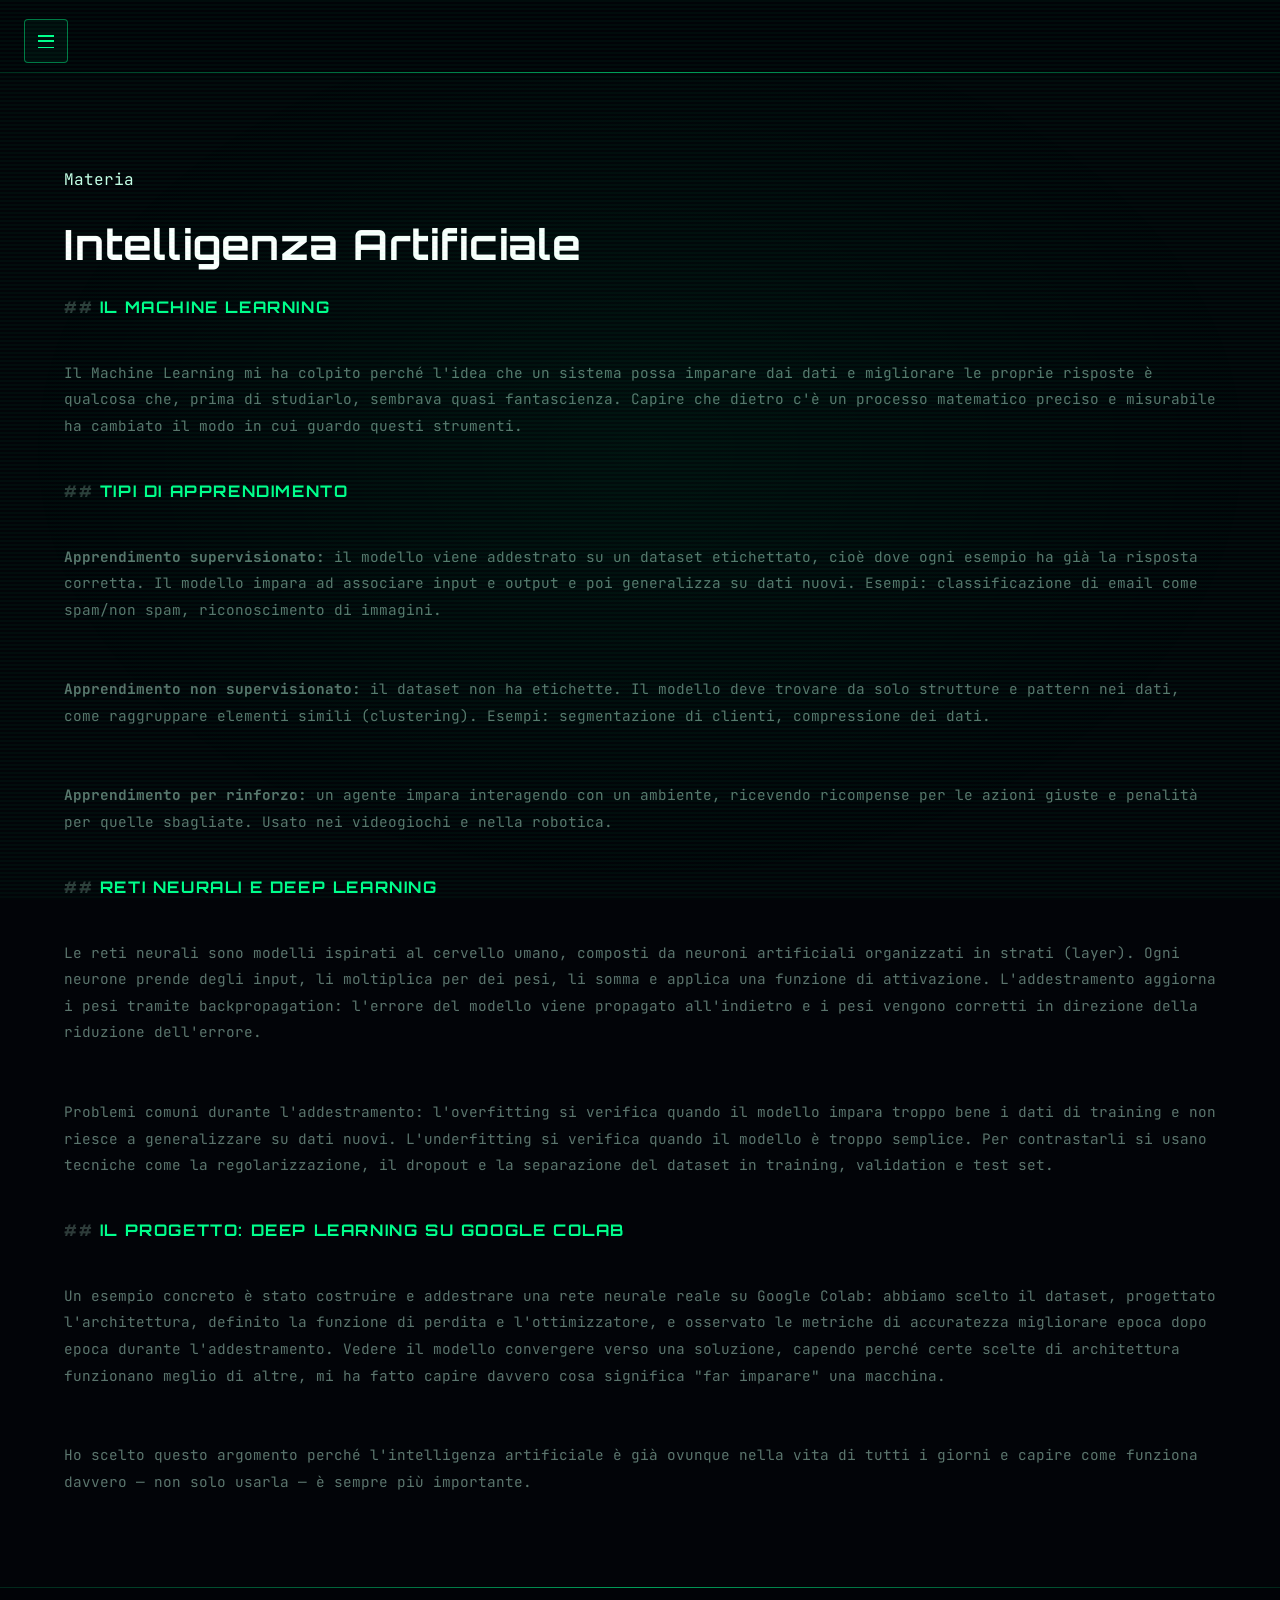
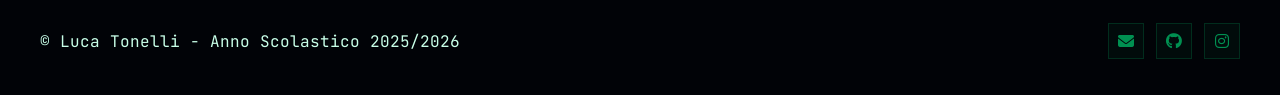
<file: materia-ia.html>
<!DOCTYPE html>
<html lang="it">
  <head>
    <meta charset="UTF-8">
    <meta name="viewport" content="width=device-width, initial-scale=1">
    <link rel="preconnect" href="https://fonts.googleapis.com">
    <link rel="preconnect" href="https://fonts.gstatic.com" crossorigin>
    <link href="https://fonts.googleapis.com/css2?family=Inter:wght@400;500;600;700&family=Outfit:wght@500;600;700&display=swap" rel="stylesheet">
    <link rel="stylesheet" href="https://cdnjs.cloudflare.com/ajax/libs/font-awesome/6.4.0/css/all.min.css">
    <link rel="stylesheet" href="styles.css">
    <title>Intelligenza Artificiale</title>
    <meta name="description" content="Il Machine Learning mi ha colpito perché l’idea che un sistema possa imparare dai dati e migliorare le proprie risposte è qualcosa che, prima di studiarlo, sembrava quasi fantascienza.">
    <meta property="og:title" content="Intelligenza Artificiale — Luca Tonelli">
  </head>
  <body>
    <a class="skip-link sr-only" href="#main-content">Vai al contenuto</a>
<header class="site-header">
  <div class="header-inner">
    <button class="nav-toggle" aria-controls="nav-list" aria-expanded="false" aria-label="Apri menu">
      <span aria-hidden="true"></span>
    </button>
    <nav class="nav-wrap" id="nav-list">
      <a class="nav-link" href="index.html#home">Home</a>
      <div class="nav-item nav-dropdown">
        <a class="nav-link nav-dropdown-toggle" href="materie.html">Materie</a>
        <div class="dropdown-menu">
          <a class="dropdown-link" href="materia-informatica.html">Informatica</a>
          <a class="dropdown-link" href="materia-sistemi-reti.html">Sistemi e Reti</a>
          <a class="dropdown-link" href="materia-tpsit.html">TPSIT</a>
          <a class="dropdown-link" href="materia-gpoi.html">GPOI</a>
          <a class="dropdown-link" href="materia-matematica.html">Matematica</a>
          <a class="dropdown-link" href="materia-ia.html">Intelligenza Artificiale</a>
          <a class="dropdown-link" href="materia-italiano.html">Italiano</a>
          <a class="dropdown-link" href="materia-storia.html">Storia</a>
          <a class="dropdown-link" href="materia-inglese.html">Inglese</a>
          <a class="dropdown-link" href="materia-scienze-motorie.html">Scienze Motorie</a>
          <a class="dropdown-link" href="materia-religione.html">Religione</a>
        </div>
      </div>
      <a class="nav-link" href="educazione-civica.html">Educazione Civica</a>
      <a class="nav-link" href="fsl.html">FSL</a>
    </nav>
  </div>
</header>
    <main id="main-content">
      <section class="section reveal">
        <div class="section-inner">
          <p class="eyebrow">Materia</p>
          <h1 class="section-title">Intelligenza Artificiale</h1>
          <p class="section-subtitle"></p>
          <div class="post-content reveal">
            <h2>Il Machine Learning</h2>
            <p>Il Machine Learning mi ha colpito perché l'idea che un sistema possa imparare dai dati e migliorare le proprie risposte è qualcosa che, prima di studiarlo, sembrava quasi fantascienza. Capire che dietro c'è un processo matematico preciso e misurabile ha cambiato il modo in cui guardo questi strumenti.</p>
            <h2>Tipi di apprendimento</h2>
            <p><strong>Apprendimento supervisionato:</strong> il modello viene addestrato su un dataset etichettato, cioè dove ogni esempio ha già la risposta corretta. Il modello impara ad associare input e output e poi generalizza su dati nuovi. Esempi: classificazione di email come spam/non spam, riconoscimento di immagini.</p>
            <p><strong>Apprendimento non supervisionato:</strong> il dataset non ha etichette. Il modello deve trovare da solo strutture e pattern nei dati, come raggruppare elementi simili (clustering). Esempi: segmentazione di clienti, compressione dei dati.</p>
            <p><strong>Apprendimento per rinforzo:</strong> un agente impara interagendo con un ambiente, ricevendo ricompense per le azioni giuste e penalità per quelle sbagliate. Usato nei videogiochi e nella robotica.</p>
            <h2>Reti neurali e Deep Learning</h2>
            <p>Le reti neurali sono modelli ispirati al cervello umano, composti da neuroni artificiali organizzati in strati (layer). Ogni neurone prende degli input, li moltiplica per dei pesi, li somma e applica una funzione di attivazione. L'addestramento aggiorna i pesi tramite backpropagation: l'errore del modello viene propagato all'indietro e i pesi vengono corretti in direzione della riduzione dell'errore.</p>
            <p>Problemi comuni durante l'addestramento: l'overfitting si verifica quando il modello impara troppo bene i dati di training e non riesce a generalizzare su dati nuovi. L'underfitting si verifica quando il modello è troppo semplice. Per contrastarli si usano tecniche come la regolarizzazione, il dropout e la separazione del dataset in training, validation e test set.</p>
            <h2>Il progetto: Deep Learning su Google Colab</h2>
            <p>Un esempio concreto è stato costruire e addestrare una rete neurale reale su Google Colab: abbiamo scelto il dataset, progettato l'architettura, definito la funzione di perdita e l'ottimizzatore, e osservato le metriche di accuratezza migliorare epoca dopo epoca durante l'addestramento. Vedere il modello convergere verso una soluzione, capendo perché certe scelte di architettura funzionano meglio di altre, mi ha fatto capire davvero cosa significa "far imparare" una macchina.</p>
            <p>Ho scelto questo argomento perché l'intelligenza artificiale è già ovunque nella vita di tutti i giorni e capire come funziona davvero — non solo usarla — è sempre più importante.</p>
          </div>
        </div>
      </section>
    </main>
<footer class="site-footer">
  <div class="footer-inner">
    <p>© Luca Tonelli - Anno Scolastico 2025/2026</p>
    <nav class="footer-social" aria-label="Social media">
      <a href="mailto:lucatonelli07@gmail.com" title="Email" target="_blank" rel="noreferrer noopener">
        <i class="fas fa-envelope"></i>
      </a>
      <a href="https://github.com/LucaTons" title="GitHub" target="_blank" rel="noreferrer noopener">
        <i class="fab fa-github"></i>
      </a>
      <a href="https://www.instagram.com/luca_tons7" title="Instagram" target="_blank" rel="noreferrer noopener">
        <i class="fab fa-instagram"></i>
      </a>
    </nav>
  </div>
</footer>
    <script src="script.js"></script>
  </body>
</html>
</file>
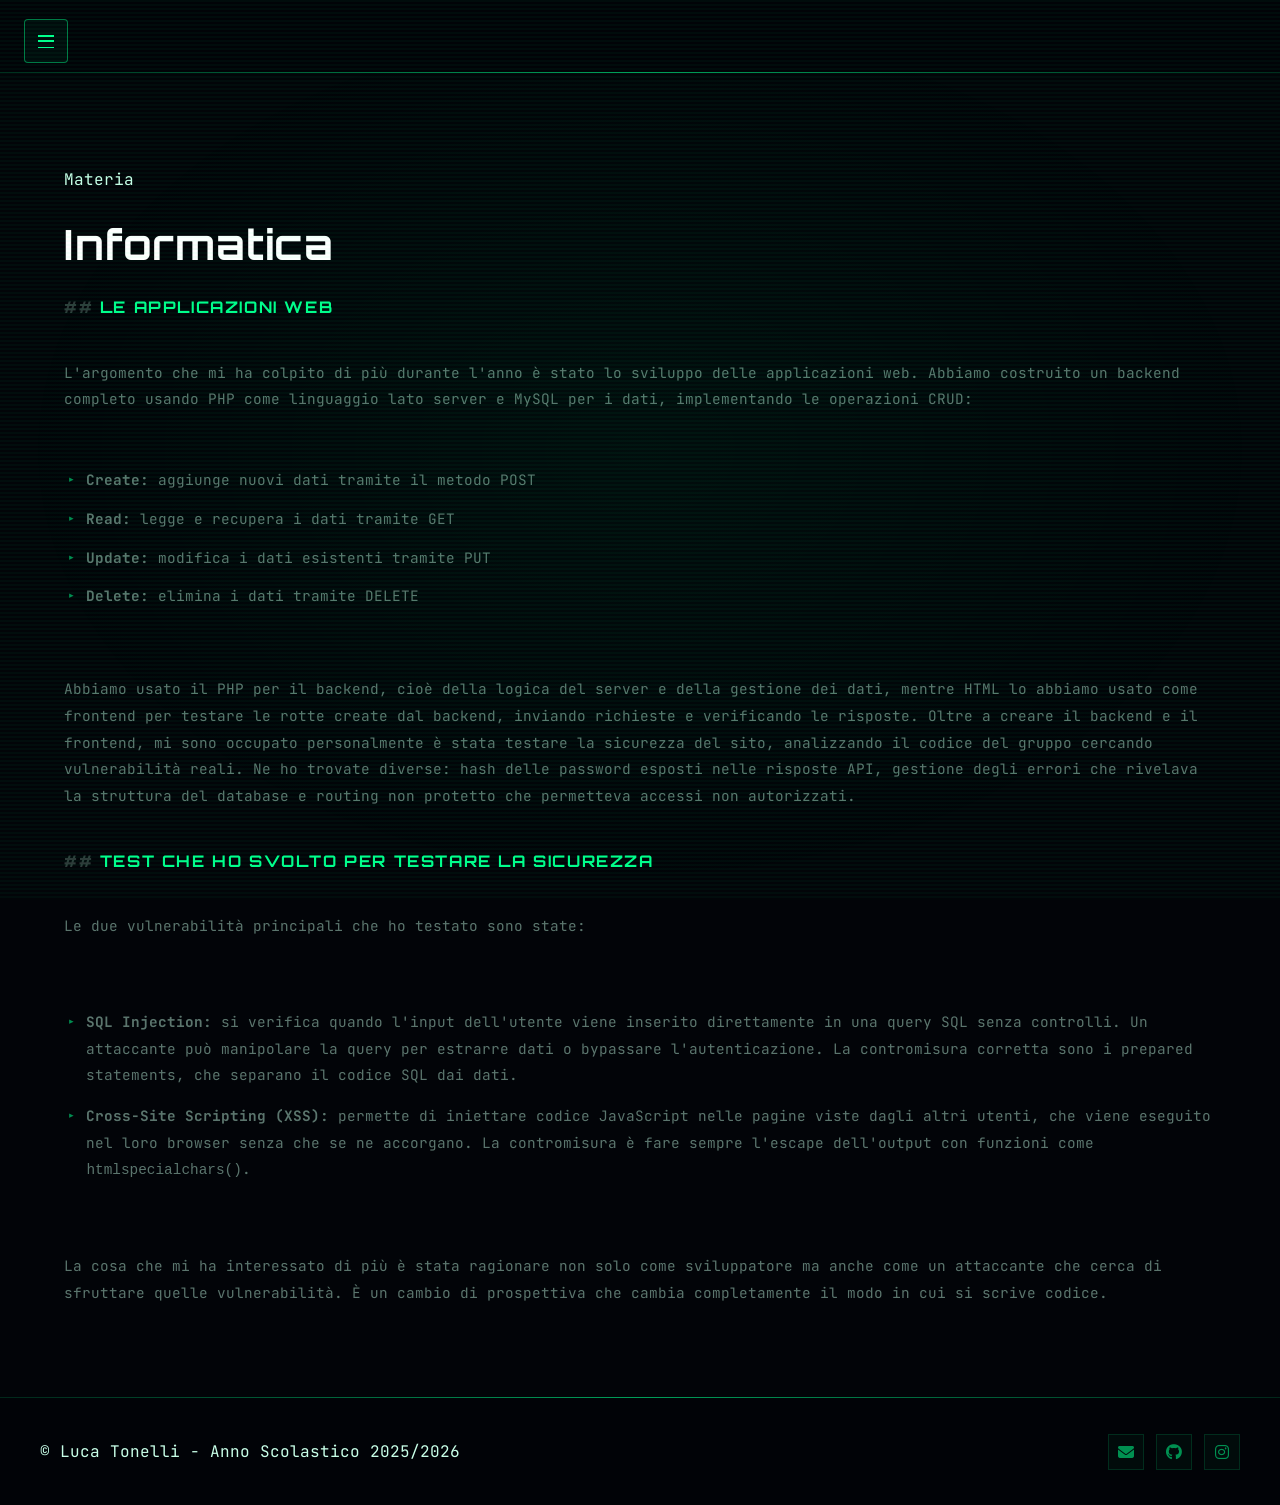
<file: materia-informatica.html>
<!DOCTYPE html>
<html lang="it">
  <head>
    <meta charset="UTF-8">
    <meta name="viewport" content="width=device-width, initial-scale=1">
    <link rel="preconnect" href="https://fonts.googleapis.com">
    <link rel="preconnect" href="https://fonts.gstatic.com" crossorigin>
    <link href="https://fonts.googleapis.com/css2?family=Inter:wght@400;500;600;700&family=Outfit:wght@500;600;700&display=swap" rel="stylesheet">
    <link rel="stylesheet" href="https://cdnjs.cloudflare.com/ajax/libs/font-awesome/6.4.0/css/all.min.css">
    <link rel="stylesheet" href="styles.css">
    <title>Informatica</title>
    <meta name="description" content="Quest'anno ho studiato come vengono sviluppate le applicazioni web: dai database al PHP, fino alla collaborazione in gruppo su un progetto reale.">
    <meta property="og:title" content="Informatica — Luca Tonelli">
  </head>
  <body>
    <a class="skip-link sr-only" href="#main-content">Vai al contenuto</a>
<header class="site-header">
  <div class="header-inner">
    <button class="nav-toggle" aria-controls="nav-list" aria-expanded="false" aria-label="Apri menu">
      <span aria-hidden="true"></span>
    </button>
    <nav class="nav-wrap" id="nav-list">
      <a class="nav-link" href="index.html#home">Home</a>
      <div class="nav-item nav-dropdown">
        <a class="nav-link nav-dropdown-toggle" href="materie.html">Materie</a>
        <div class="dropdown-menu">
          <a class="dropdown-link" href="materia-informatica.html">Informatica</a>
          <a class="dropdown-link" href="materia-sistemi-reti.html">Sistemi e Reti</a>
          <a class="dropdown-link" href="materia-tpsit.html">TPSIT</a>
          <a class="dropdown-link" href="materia-gpoi.html">GPOI</a>
          <a class="dropdown-link" href="materia-matematica.html">Matematica</a>
          <a class="dropdown-link" href="materia-ia.html">Intelligenza Artificiale</a>
          <a class="dropdown-link" href="materia-italiano.html">Italiano</a>
          <a class="dropdown-link" href="materia-storia.html">Storia</a>
          <a class="dropdown-link" href="materia-inglese.html">Inglese</a>
          <a class="dropdown-link" href="materia-scienze-motorie.html">Scienze Motorie</a>
          <a class="dropdown-link" href="materia-religione.html">Religione</a>
        </div>
      </div>
      <a class="nav-link" href="educazione-civica.html">Educazione Civica</a>
      <a class="nav-link" href="fsl.html">FSL</a>
    </nav>
  </div>
</header>
    <main id="main-content">
      <section class="section reveal">
        <div class="section-inner">
          <p class="eyebrow">Materia</p>
          <h1 class="section-title">Informatica</h1>
          <p class="section-subtitle"></p>
          <div class="post-content reveal">
            <h2>Le applicazioni Web</h2>
            <p>L'argomento che mi ha colpito di più durante l'anno è stato lo sviluppo delle applicazioni web. Abbiamo costruito un backend completo usando PHP come linguaggio lato server e MySQL per i dati, implementando le operazioni CRUD:</p>
            <ul>
              <li><strong>Create:</strong> aggiunge nuovi dati tramite il metodo POST</li>
              <li><strong>Read:</strong> legge e recupera i dati tramite GET</li>
              <li><strong>Update:</strong> modifica i dati esistenti tramite PUT</li>
              <li><strong>Delete:</strong> elimina i dati tramite DELETE</li>
            </ul>
            <p>Abbiamo usato il PHP per il backend, cioè della logica del server e della gestione dei dati, mentre HTML lo abbiamo usato come frontend per testare le rotte create dal backend, inviando richieste e verificando le risposte. Oltre a creare il backend e il frontend, mi sono occupato personalmente è stata testare la sicurezza del sito, analizzando il codice del gruppo cercando vulnerabilità reali. Ne ho trovate diverse: hash delle password esposti nelle risposte API, gestione degli errori che rivelava la struttura del database e routing non protetto che permetteva accessi non autorizzati.</p>
            <h2>Test che ho svolto per testare la sicurezza</h2>
            <p>Le due vulnerabilità principali che ho testato sono state:</p>
            <ul>
              <li><p><strong>SQL Injection:</strong> si verifica quando l'input dell'utente viene inserito direttamente in una query SQL senza controlli. Un attaccante può manipolare la query per estrarre dati o bypassare l'autenticazione. La contromisura corretta sono i prepared statements, che separano il codice SQL dai dati.</p></li>
              <li><p><strong>Cross-Site Scripting (XSS):</strong> permette di iniettare codice JavaScript nelle pagine viste dagli altri utenti, che viene eseguito nel loro browser senza che se ne accorgano. La contromisura è fare sempre l'escape dell'output con funzioni come <code>htmlspecialchars()</code>.</p></li>
            </ul>
            <p>La cosa che mi ha interessato di più è stata ragionare non solo come sviluppatore ma anche come un attaccante che cerca di sfruttare quelle vulnerabilità. È un cambio di prospettiva che cambia completamente il modo in cui si scrive codice.</p>
          </div>
        </div>
      </section>
    </main>
<footer class="site-footer">
  <div class="footer-inner">
    <p>© Luca Tonelli - Anno Scolastico 2025/2026</p>
    <nav class="footer-social" aria-label="Social media">
      <a href="mailto:lucatonelli07@gmail.com" title="Email" target="_blank" rel="noreferrer noopener">
        <i class="fas fa-envelope"></i>
      </a>
      <a href="https://github.com/LucaTons" title="GitHub" target="_blank" rel="noreferrer noopener">
        <i class="fab fa-github"></i>
      </a>
      <a href="https://www.instagram.com/luca_tons7" title="Instagram" target="_blank" rel="noreferrer noopener">
        <i class="fab fa-instagram"></i>
      </a>
    </nav>
  </div>
</footer>
    <script src="script.js"></script>
  </body>
</html>
</file>
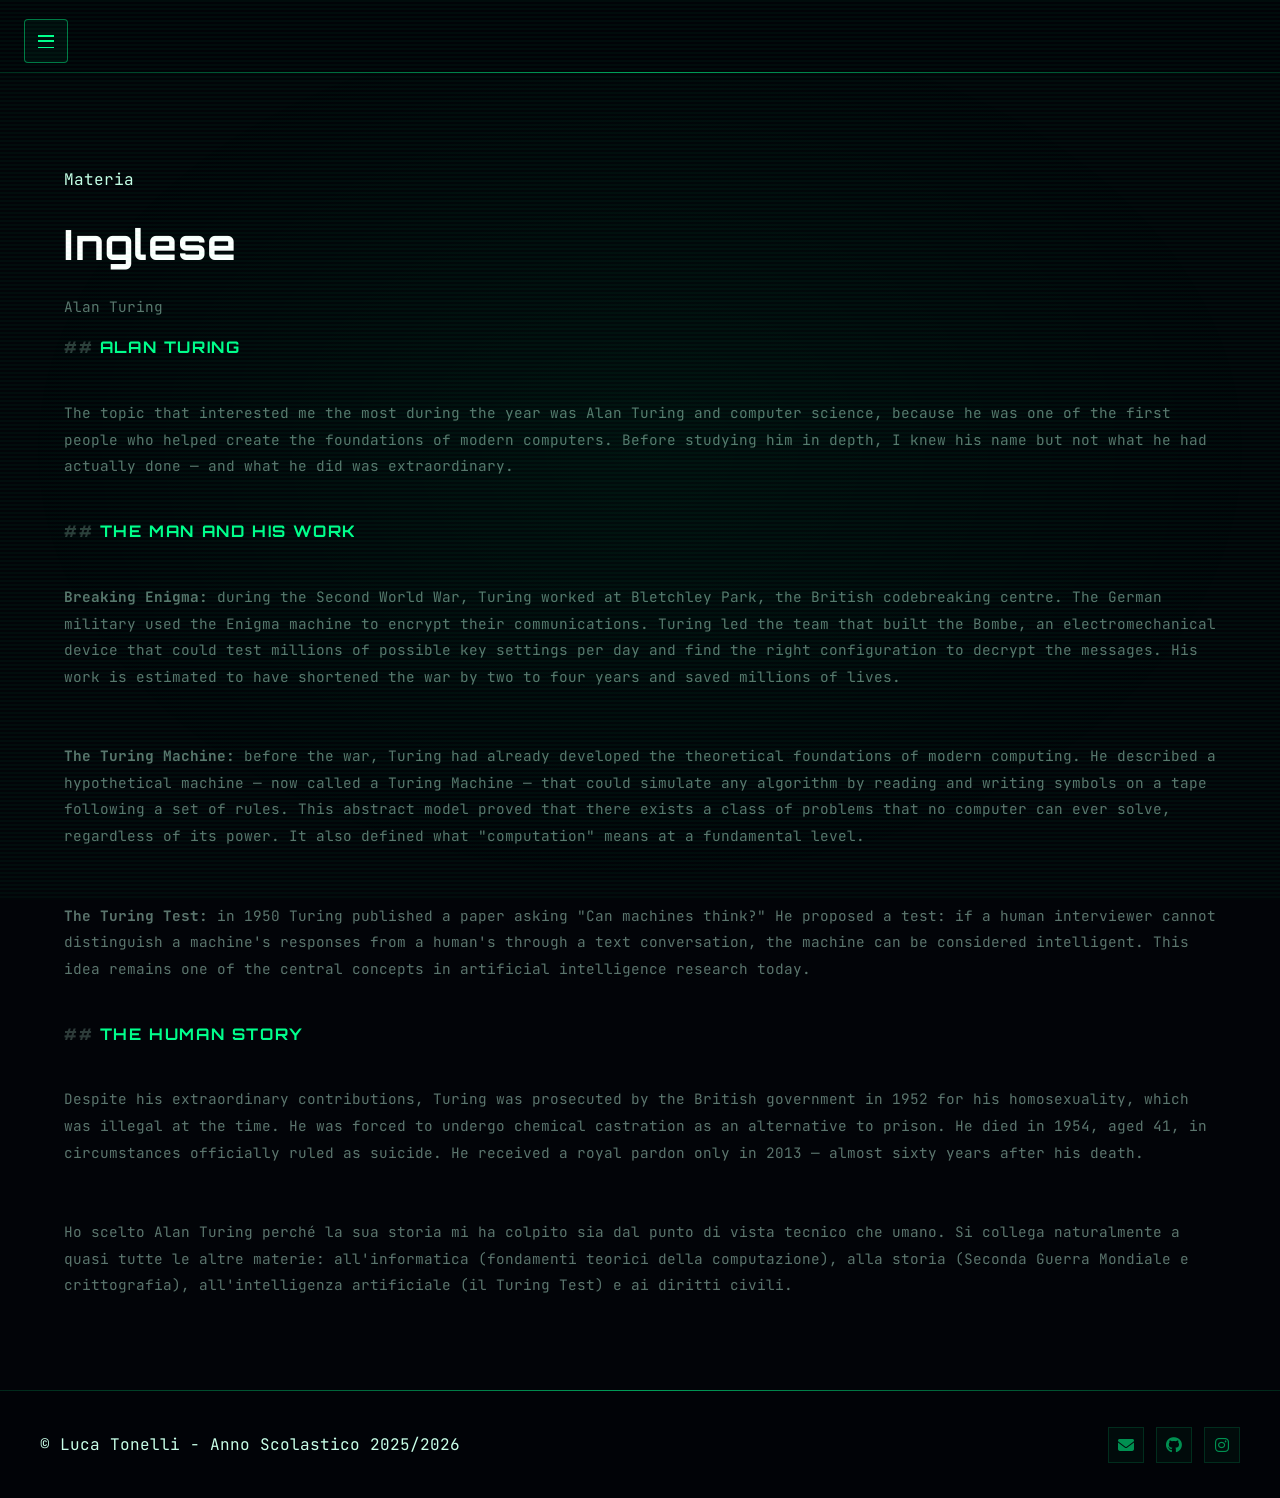
<file: materia-inglese.html>
<!DOCTYPE html>
<html lang="it">
  <head>
    <meta charset="UTF-8">
    <meta name="viewport" content="width=device-width, initial-scale=1">
    <link rel="preconnect" href="https://fonts.googleapis.com">
    <link rel="preconnect" href="https://fonts.gstatic.com" crossorigin>
    <link href="https://fonts.googleapis.com/css2?family=Inter:wght@400;500;600;700&family=Outfit:wght@500;600;700&display=swap" rel="stylesheet">
    <link rel="stylesheet" href="https://cdnjs.cloudflare.com/ajax/libs/font-awesome/6.4.0/css/all.min.css">
    <link rel="stylesheet" href="styles.css">
    <title>Inglese</title>
    <meta name="description" content="The topic that interested me the most during the year was Alan Turing and computer science, because he was one of the first people who helped create the foundations of modern computers.">
    <meta property="og:title" content="Inglese — Luca Tonelli">
  </head>
  <body>
    <a class="skip-link sr-only" href="#main-content">Vai al contenuto</a>
<header class="site-header">
  <div class="header-inner">
    <button class="nav-toggle" aria-controls="nav-list" aria-expanded="false" aria-label="Apri menu">
      <span aria-hidden="true"></span>
    </button>
    <nav class="nav-wrap" id="nav-list">
      <a class="nav-link" href="index.html#home">Home</a>
      <div class="nav-item nav-dropdown">
        <a class="nav-link nav-dropdown-toggle" href="materie.html">Materie</a>
        <div class="dropdown-menu">
          <a class="dropdown-link" href="materia-informatica.html">Informatica</a>
          <a class="dropdown-link" href="materia-sistemi-reti.html">Sistemi e Reti</a>
          <a class="dropdown-link" href="materia-tpsit.html">TPSIT</a>
          <a class="dropdown-link" href="materia-gpoi.html">GPOI</a>
          <a class="dropdown-link" href="materia-matematica.html">Matematica</a>
          <a class="dropdown-link" href="materia-ia.html">Intelligenza Artificiale</a>
          <a class="dropdown-link" href="materia-italiano.html">Italiano</a>
          <a class="dropdown-link" href="materia-storia.html">Storia</a>
          <a class="dropdown-link" href="materia-inglese.html">Inglese</a>
          <a class="dropdown-link" href="materia-scienze-motorie.html">Scienze Motorie</a>
          <a class="dropdown-link" href="materia-religione.html">Religione</a>
        </div>
      </div>
      <a class="nav-link" href="educazione-civica.html">Educazione Civica</a>
      <a class="nav-link" href="fsl.html">FSL</a>
    </nav>
  </div>
</header>
    <main id="main-content">
      <section class="section reveal">
        <div class="section-inner">
          <p class="eyebrow">Materia</p>
          <h1 class="section-title">Inglese</h1>
          <p class="section-subtitle">Alan Turing</p>
          <div class="post-content reveal">
            <h2>Alan Turing</h2>
            <p>The topic that interested me the most during the year was Alan Turing and computer science, because he was one of the first people who helped create the foundations of modern computers. Before studying him in depth, I knew his name but not what he had actually done — and what he did was extraordinary.</p>
            <h2>The man and his work</h2>
            <p><strong>Breaking Enigma:</strong> during the Second World War, Turing worked at Bletchley Park, the British codebreaking centre. The German military used the Enigma machine to encrypt their communications. Turing led the team that built the Bombe, an electromechanical device that could test millions of possible key settings per day and find the right configuration to decrypt the messages. His work is estimated to have shortened the war by two to four years and saved millions of lives.</p>
            <p><strong>The Turing Machine:</strong> before the war, Turing had already developed the theoretical foundations of modern computing. He described a hypothetical machine — now called a Turing Machine — that could simulate any algorithm by reading and writing symbols on a tape following a set of rules. This abstract model proved that there exists a class of problems that no computer can ever solve, regardless of its power. It also defined what "computation" means at a fundamental level.</p>
            <p><strong>The Turing Test:</strong> in 1950 Turing published a paper asking "Can machines think?" He proposed a test: if a human interviewer cannot distinguish a machine's responses from a human's through a text conversation, the machine can be considered intelligent. This idea remains one of the central concepts in artificial intelligence research today.</p>
            <h2>The human story</h2>
            <p>Despite his extraordinary contributions, Turing was prosecuted by the British government in 1952 for his homosexuality, which was illegal at the time. He was forced to undergo chemical castration as an alternative to prison. He died in 1954, aged 41, in circumstances officially ruled as suicide. He received a royal pardon only in 2013 — almost sixty years after his death.</p>
            <p>Ho scelto Alan Turing perché la sua storia mi ha colpito sia dal punto di vista tecnico che umano. Si collega naturalmente a quasi tutte le altre materie: all'informatica (fondamenti teorici della computazione), alla storia (Seconda Guerra Mondiale e crittografia), all'intelligenza artificiale (il Turing Test) e ai diritti civili.</p>
          </div>
        </div>
      </section>
    </main>
<footer class="site-footer">
  <div class="footer-inner">
    <p>© Luca Tonelli - Anno Scolastico 2025/2026</p>
    <nav class="footer-social" aria-label="Social media">
      <a href="mailto:lucatonelli07@gmail.com" title="Email" target="_blank" rel="noreferrer noopener">
        <i class="fas fa-envelope"></i>
      </a>
      <a href="https://github.com/LucaTons" title="GitHub" target="_blank" rel="noreferrer noopener">
        <i class="fab fa-github"></i>
      </a>
      <a href="https://www.instagram.com/luca_tons7" title="Instagram" target="_blank" rel="noreferrer noopener">
        <i class="fab fa-instagram"></i>
      </a>
    </nav>
  </div>
</footer>
    <script src="script.js"></script>
  </body>
</html>
</file>
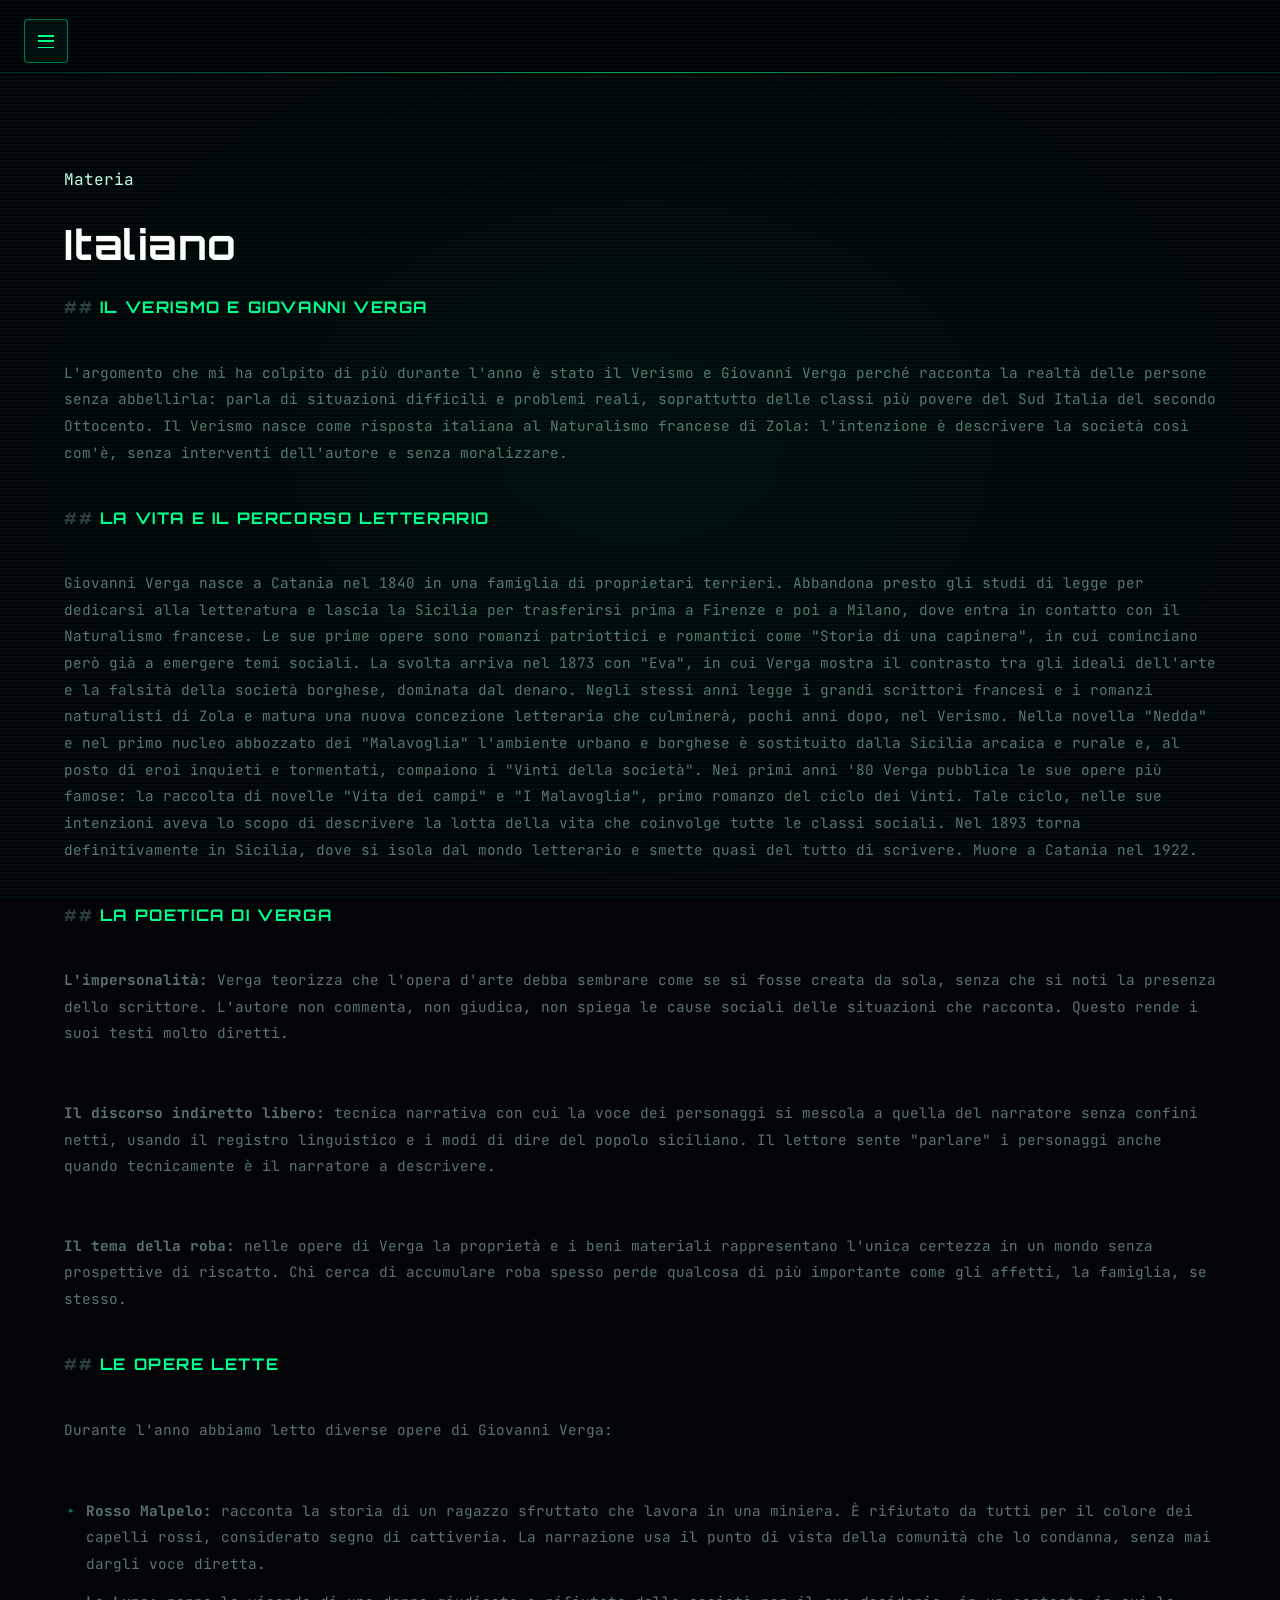
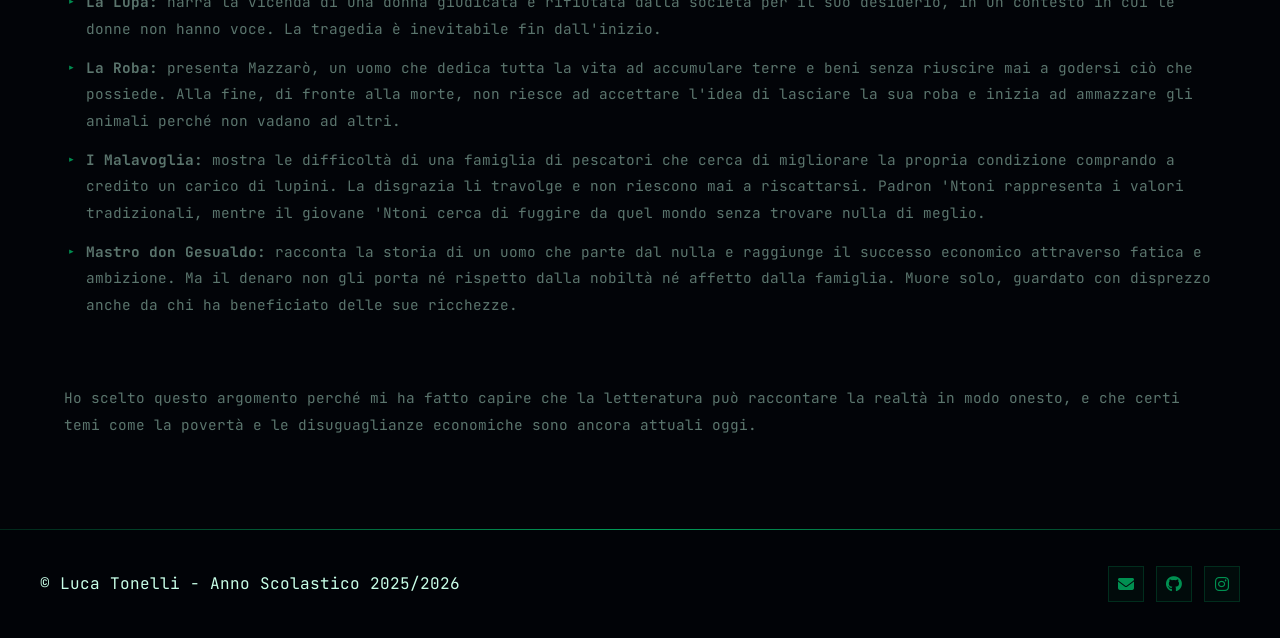
<file: materia-italiano.html>
<!DOCTYPE html>
<html lang="it">
  <head>
    <meta charset="UTF-8">
    <meta name="viewport" content="width=device-width, initial-scale=1">
    <link rel="preconnect" href="https://fonts.googleapis.com">
    <link rel="preconnect" href="https://fonts.gstatic.com" crossorigin>
    <link href="https://fonts.googleapis.com/css2?family=Inter:wght@400;500;600;700&family=Outfit:wght@500;600;700&display=swap" rel="stylesheet">
    <link rel="stylesheet" href="https://cdnjs.cloudflare.com/ajax/libs/font-awesome/6.4.0/css/all.min.css">
    <link rel="stylesheet" href="styles.css">
    <title>Italiano</title>
    <meta name="description" content="Ho trovato interessante il Verismo e Giovanni Verga perché questo movimento letterario racconta la realtà delle persone senza abbellirla: situazioni quotidiane, difficoltà e problemi vissuti soprattutto dalle classi più povere.">
    <meta property="og:title" content="Italiano — Luca Tonelli">
  </head>
  <body>
    <a class="skip-link sr-only" href="#main-content">Vai al contenuto</a>
<header class="site-header">
  <div class="header-inner">
    <button class="nav-toggle" aria-controls="nav-list" aria-expanded="false" aria-label="Apri menu">
      <span aria-hidden="true"></span>
    </button>
    <nav class="nav-wrap" id="nav-list">
      <a class="nav-link" href="index.html#home">Home</a>
      <div class="nav-item nav-dropdown">
        <a class="nav-link nav-dropdown-toggle" href="materie.html">Materie</a>
        <div class="dropdown-menu">
          <a class="dropdown-link" href="materia-informatica.html">Informatica</a>
          <a class="dropdown-link" href="materia-sistemi-reti.html">Sistemi e Reti</a>
          <a class="dropdown-link" href="materia-tpsit.html">TPSIT</a>
          <a class="dropdown-link" href="materia-gpoi.html">GPOI</a>
          <a class="dropdown-link" href="materia-matematica.html">Matematica</a>
          <a class="dropdown-link" href="materia-ia.html">Intelligenza Artificiale</a>
          <a class="dropdown-link" href="materia-italiano.html">Italiano</a>
          <a class="dropdown-link" href="materia-storia.html">Storia</a>
          <a class="dropdown-link" href="materia-inglese.html">Inglese</a>
          <a class="dropdown-link" href="materia-scienze-motorie.html">Scienze Motorie</a>
          <a class="dropdown-link" href="materia-religione.html">Religione</a>
        </div>
      </div>
      <a class="nav-link" href="educazione-civica.html">Educazione Civica</a>
      <a class="nav-link" href="fsl.html">FSL</a>
    </nav>
  </div>
</header>
    <main id="main-content">
      <section class="section reveal">
        <div class="section-inner">
          <p class="eyebrow">Materia</p>
          <h1 class="section-title">Italiano</h1>
          <p class="section-subtitle"></p>
          <div class="post-content reveal">
            <h2>Il Verismo e Giovanni Verga</h2>
            <p>L'argomento che mi ha colpito di più durante l'anno è stato il Verismo e Giovanni Verga perché racconta la realtà delle persone senza abbellirla: parla di situazioni difficili e problemi reali, soprattutto delle classi più povere del Sud Italia del secondo Ottocento. Il Verismo nasce come risposta italiana al Naturalismo francese di Zola: l'intenzione è descrivere la società così com'è, senza interventi dell'autore e senza moralizzare.</p>
            <h2>La vita e il percorso letterario</h2>
            <p>Giovanni Verga nasce a Catania nel 1840 in una famiglia di proprietari terrieri. Abbandona presto gli studi di legge per dedicarsi alla letteratura e lascia la Sicilia per trasferirsi prima a Firenze e poi a Milano, dove entra in contatto con il Naturalismo francese. Le sue prime opere sono romanzi patriottici e romantici come "Storia di una capinera", in cui cominciano però già a emergere temi sociali. La svolta arriva nel 1873 con "Eva", in cui Verga mostra il contrasto tra gli ideali dell'arte e la falsità della società borghese, dominata dal denaro. Negli stessi anni legge i grandi scrittori francesi e i romanzi naturalisti di Zola e matura una nuova concezione letteraria che culminerà, pochi anni dopo, nel Verismo. Nella novella "Nedda" e nel primo nucleo abbozzato dei "Malavoglia" l'ambiente urbano e borghese è sostituito dalla Sicilia arcaica e rurale e, al posto di eroi inquieti e tormentati, compaiono i "Vinti della società". Nei primi anni '80 Verga pubblica le sue opere più famose: la raccolta di novelle "Vita dei campi" e "I Malavoglia", primo romanzo del ciclo dei Vinti. Tale ciclo, nelle sue intenzioni aveva lo scopo di descrivere la lotta della vita che coinvolge tutte le classi sociali. Nel 1893 torna definitivamente in Sicilia, dove si isola dal mondo letterario e smette quasi del tutto di scrivere. Muore a Catania nel 1922.</p>
            <h2>La poetica di Verga</h2>
            <p><strong>L'impersonalità:</strong> Verga teorizza che l'opera d'arte debba sembrare come se si fosse creata da sola, senza che si noti la presenza dello scrittore. L'autore non commenta, non giudica, non spiega le cause sociali delle situazioni che racconta. Questo rende i suoi testi molto diretti.</p>
            <p><strong>Il discorso indiretto libero:</strong> tecnica narrativa con cui la voce dei personaggi si mescola a quella del narratore senza confini netti, usando il registro linguistico e i modi di dire del popolo siciliano. Il lettore sente "parlare" i personaggi anche quando tecnicamente è il narratore a descrivere.</p>
            <p><strong>Il tema della roba:</strong> nelle opere di Verga la proprietà e i beni materiali rappresentano l'unica certezza in un mondo senza prospettive di riscatto. Chi cerca di accumulare roba spesso perde qualcosa di più importante come gli affetti, la famiglia, se stesso.</p>
            <h2>Le opere lette</h2>
            <p>Durante l'anno abbiamo letto diverse opere di Giovanni Verga:</p>
              <ul>
                  <li><strong>Rosso Malpelo:</strong> racconta la storia di un ragazzo sfruttato che lavora in una miniera. È rifiutato da tutti per il colore dei capelli rossi, considerato segno di cattiveria. La narrazione usa il punto di vista della comunità che lo condanna, senza mai dargli voce diretta.</li>
                  <li><strong>La Lupa:</strong> narra la vicenda di una donna giudicata e rifiutata dalla società per il suo desiderio, in un contesto in cui le donne non hanno voce. La tragedia è inevitabile fin dall'inizio.</li>
                  <li><strong>La Roba:</strong> presenta Mazzarò, un uomo che dedica tutta la vita ad accumulare terre e beni senza riuscire mai a godersi ciò che possiede. Alla fine, di fronte alla morte, non riesce ad accettare l'idea di lasciare la sua roba e inizia ad ammazzare gli animali perché non vadano ad altri.</li>
                  <li><strong>I Malavoglia:</strong> mostra le difficoltà di una famiglia di pescatori che cerca di migliorare la propria condizione comprando a credito un carico di lupini. La disgrazia li travolge e non riescono mai a riscattarsi. Padron 'Ntoni rappresenta i valori tradizionali, mentre il giovane 'Ntoni cerca di fuggire da quel mondo senza trovare nulla di meglio.</li>
                  <li><strong>Mastro don Gesualdo:</strong> racconta la storia di un uomo che parte dal nulla e raggiunge il successo economico attraverso fatica e ambizione. Ma il denaro non gli porta né rispetto dalla nobiltà né affetto dalla famiglia. Muore solo, guardato con disprezzo anche da chi ha beneficiato delle sue ricchezze.</li>
              </ul>
            <p>Ho scelto questo argomento perché mi ha fatto capire che la letteratura può raccontare la realtà in modo onesto, e che certi temi come la povertà e le disuguaglianze economiche sono ancora attuali oggi.</p>
          </div>
        </div>
      </section>
    </main>
<footer class="site-footer">
  <div class="footer-inner">
    <p>© Luca Tonelli - Anno Scolastico 2025/2026</p>
    <nav class="footer-social" aria-label="Social media">
      <a href="mailto:lucatonelli07@gmail.com" title="Email" target="_blank" rel="noreferrer noopener">
        <i class="fas fa-envelope"></i>
      </a>
      <a href="https://github.com/LucaTons" title="GitHub" target="_blank" rel="noreferrer noopener">
        <i class="fab fa-github"></i>
      </a>
      <a href="https://www.instagram.com/luca_tons7" title="Instagram" target="_blank" rel="noreferrer noopener">
        <i class="fab fa-instagram"></i>
      </a>
    </nav>
  </div>
</footer>
    <script src="script.js"></script>
  </body>
</html>
</file>
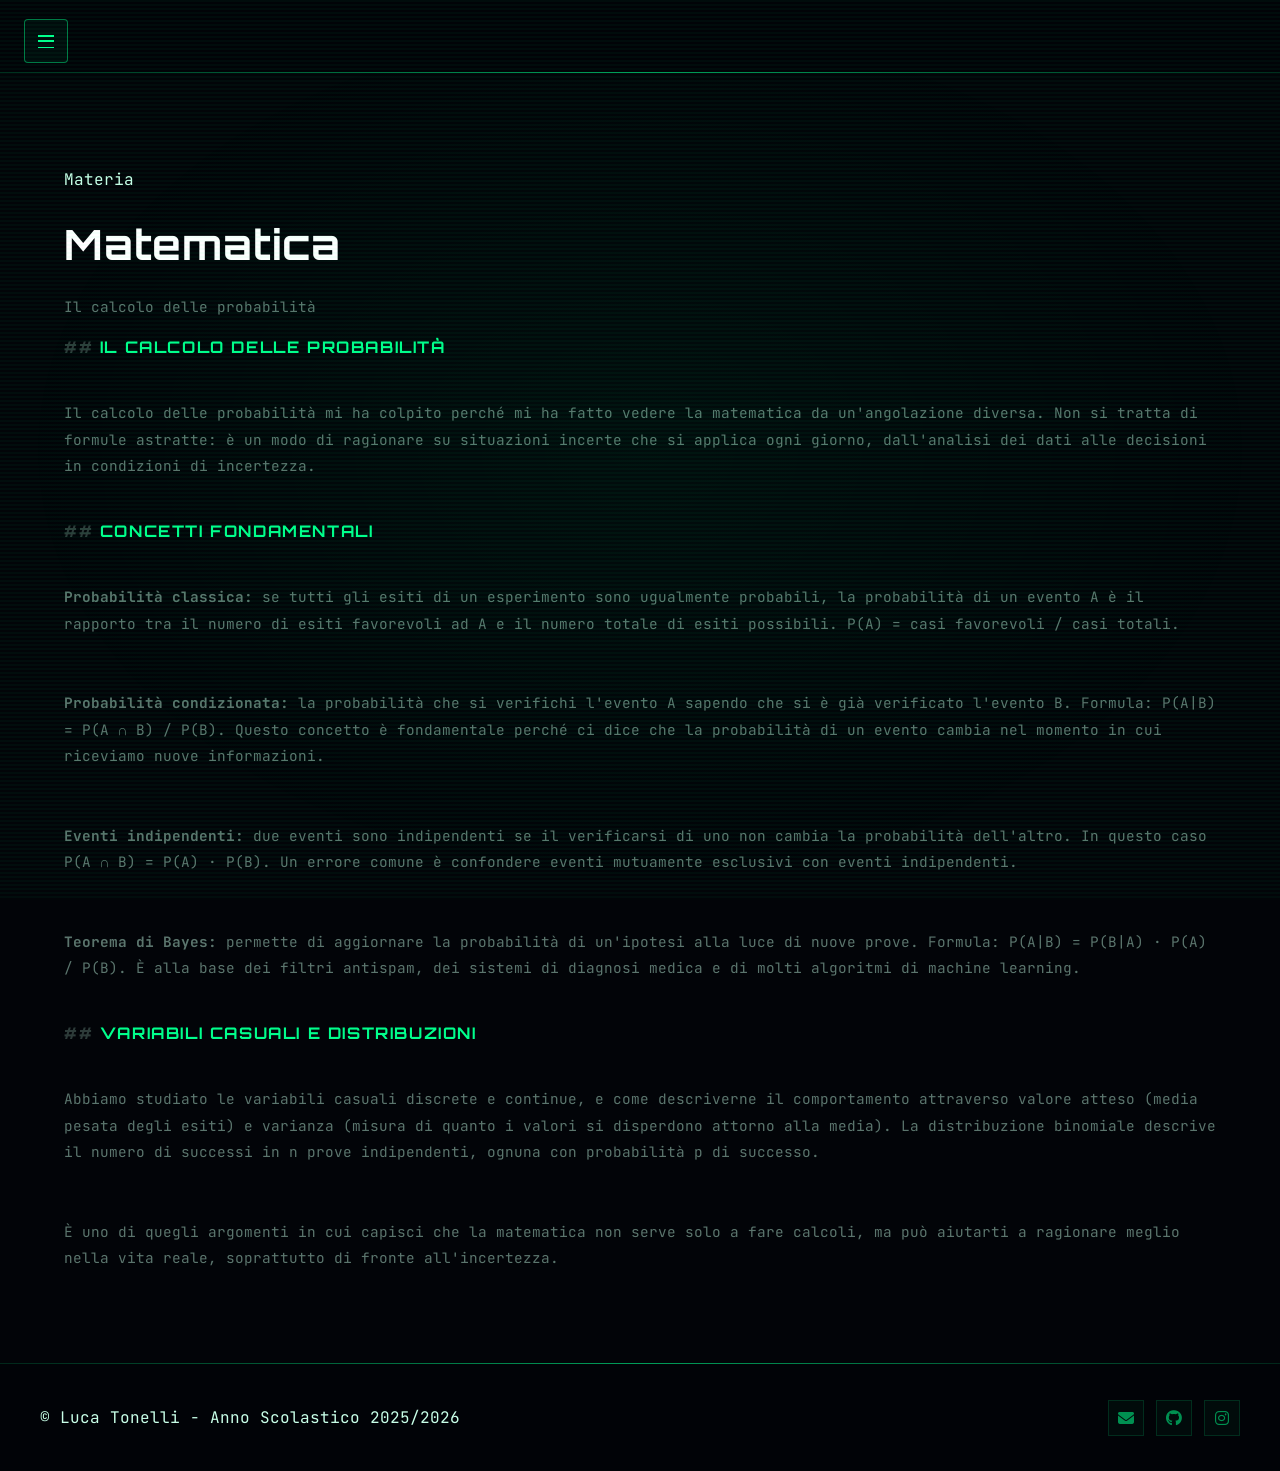
<file: materia-matematica.html>
<!DOCTYPE html>
<html lang="it">
  <head>
    <meta charset="UTF-8">
    <meta name="viewport" content="width=device-width, initial-scale=1">
    <link rel="preconnect" href="https://fonts.googleapis.com">
    <link rel="preconnect" href="https://fonts.gstatic.com" crossorigin>
    <link href="https://fonts.googleapis.com/css2?family=Inter:wght@400;500;600;700&family=Outfit:wght@500;600;700&display=swap" rel="stylesheet">
    <link rel="stylesheet" href="https://cdnjs.cloudflare.com/ajax/libs/font-awesome/6.4.0/css/all.min.css">
    <link rel="stylesheet" href="styles.css">
    <title>Matematica</title>
    <meta name="description" content="Il calcolo delle probabilità mi ha colpito perché mi ha fatto vedere la matematica da un’angolazione diversa.">
    <meta property="og:title" content="Matematica — Luca Tonelli">
  </head>
  <body>
    <a class="skip-link sr-only" href="#main-content">Vai al contenuto</a>
<header class="site-header">
  <div class="header-inner">
    <button class="nav-toggle" aria-controls="nav-list" aria-expanded="false" aria-label="Apri menu">
      <span aria-hidden="true"></span>
    </button>
    <nav class="nav-wrap" id="nav-list">
      <a class="nav-link" href="index.html#home">Home</a>
      <div class="nav-item nav-dropdown">
        <a class="nav-link nav-dropdown-toggle" href="materie.html">Materie</a>
        <div class="dropdown-menu">
          <a class="dropdown-link" href="materia-informatica.html">Informatica</a>
          <a class="dropdown-link" href="materia-sistemi-reti.html">Sistemi e Reti</a>
          <a class="dropdown-link" href="materia-tpsit.html">TPSIT</a>
          <a class="dropdown-link" href="materia-gpoi.html">GPOI</a>
          <a class="dropdown-link" href="materia-matematica.html">Matematica</a>
          <a class="dropdown-link" href="materia-ia.html">Intelligenza Artificiale</a>
          <a class="dropdown-link" href="materia-italiano.html">Italiano</a>
          <a class="dropdown-link" href="materia-storia.html">Storia</a>
          <a class="dropdown-link" href="materia-inglese.html">Inglese</a>
          <a class="dropdown-link" href="materia-scienze-motorie.html">Scienze Motorie</a>
          <a class="dropdown-link" href="materia-religione.html">Religione</a>
        </div>
      </div>
      <a class="nav-link" href="educazione-civica.html">Educazione Civica</a>
      <a class="nav-link" href="fsl.html">FSL</a>
    </nav>
  </div>
</header>
    <main id="main-content">
      <section class="section reveal">
        <div class="section-inner">
          <p class="eyebrow">Materia</p>
          <h1 class="section-title">Matematica</h1>
          <p class="section-subtitle">Il calcolo delle probabilità</p>
          <div class="post-content reveal">
            <h2>Il calcolo delle probabilità</h2>
            <p>Il calcolo delle probabilità mi ha colpito perché mi ha fatto vedere la matematica da un'angolazione diversa. Non si tratta di formule astratte: è un modo di ragionare su situazioni incerte che si applica ogni giorno, dall'analisi dei dati alle decisioni in condizioni di incertezza.</p>
            <h2>Concetti fondamentali</h2>
            <p><strong>Probabilità classica:</strong> se tutti gli esiti di un esperimento sono ugualmente probabili, la probabilità di un evento A è il rapporto tra il numero di esiti favorevoli ad A e il numero totale di esiti possibili. P(A) = casi favorevoli / casi totali.</p>
            <p><strong>Probabilità condizionata:</strong> la probabilità che si verifichi l'evento A sapendo che si è già verificato l'evento B. Formula: P(A|B) = P(A ∩ B) / P(B). Questo concetto è fondamentale perché ci dice che la probabilità di un evento cambia nel momento in cui riceviamo nuove informazioni.</p>
            <p><strong>Eventi indipendenti:</strong> due eventi sono indipendenti se il verificarsi di uno non cambia la probabilità dell'altro. In questo caso P(A ∩ B) = P(A) · P(B). Un errore comune è confondere eventi mutuamente esclusivi con eventi indipendenti.</p>
            <p><strong>Teorema di Bayes:</strong> permette di aggiornare la probabilità di un'ipotesi alla luce di nuove prove. Formula: P(A|B) = P(B|A) · P(A) / P(B). È alla base dei filtri antispam, dei sistemi di diagnosi medica e di molti algoritmi di machine learning.</p>
            <h2>Variabili casuali e distribuzioni</h2>
            <p>Abbiamo studiato le variabili casuali discrete e continue, e come descriverne il comportamento attraverso valore atteso (media pesata degli esiti) e varianza (misura di quanto i valori si disperdono attorno alla media). La distribuzione binomiale descrive il numero di successi in n prove indipendenti, ognuna con probabilità p di successo.</p>
            <p>È uno di quegli argomenti in cui capisci che la matematica non serve solo a fare calcoli, ma può aiutarti a ragionare meglio nella vita reale, soprattutto di fronte all'incertezza.</p>
          </div>
        </div>
      </section>
    </main>
<footer class="site-footer">
  <div class="footer-inner">
    <p>© Luca Tonelli - Anno Scolastico 2025/2026</p>
    <nav class="footer-social" aria-label="Social media">
      <a href="mailto:lucatonelli07@gmail.com" title="Email" target="_blank" rel="noreferrer noopener">
        <i class="fas fa-envelope"></i>
      </a>
      <a href="https://github.com/LucaTons" title="GitHub" target="_blank" rel="noreferrer noopener">
        <i class="fab fa-github"></i>
      </a>
      <a href="https://www.instagram.com/luca_tons7" title="Instagram" target="_blank" rel="noreferrer noopener">
        <i class="fab fa-instagram"></i>
      </a>
    </nav>
  </div>
</footer>
    <script src="script.js"></script>
  </body>
</html>
</file>
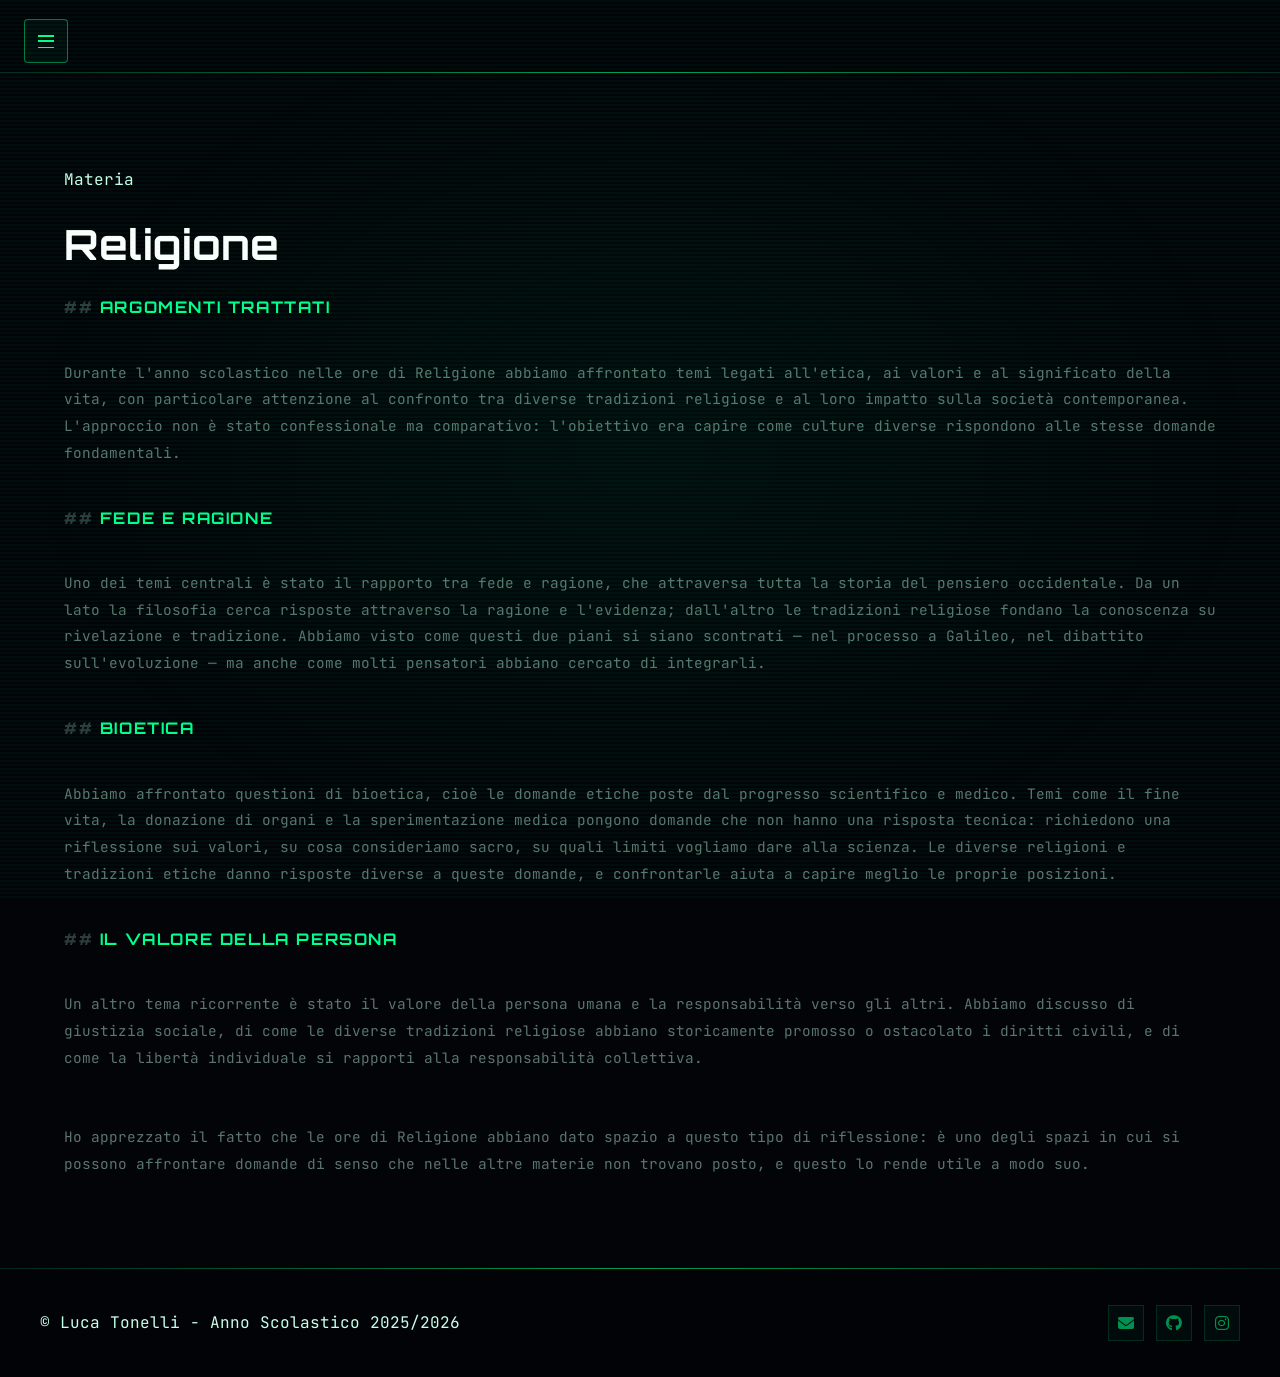
<file: materia-religione.html>
<!DOCTYPE html>
<html lang="it">
  <head>
    <meta charset="UTF-8">
    <meta name="viewport" content="width=device-width, initial-scale=1">
    <link rel="preconnect" href="https://fonts.googleapis.com">
    <link rel="preconnect" href="https://fonts.gstatic.com" crossorigin>
    <link href="https://fonts.googleapis.com/css2?family=Inter:wght@400;500;600;700&family=Outfit:wght@500;600;700&display=swap" rel="stylesheet">
    <link rel="stylesheet" href="https://cdnjs.cloudflare.com/ajax/libs/font-awesome/6.4.0/css/all.min.css">
    <link rel="stylesheet" href="styles.css">
    <title>Religione</title>
    <meta name="description" content="Pagina dedicata alla materia di Religione con argomenti e riflessioni dell'anno scolastico.">
    <meta property="og:title" content="Religione — Luca Tonelli">
  </head>
  <body>
    <a class="skip-link sr-only" href="#main-content">Vai al contenuto</a>
<header class="site-header">
  <div class="header-inner">
    <button class="nav-toggle" aria-controls="nav-list" aria-expanded="false" aria-label="Apri menu">
      <span aria-hidden="true"></span>
    </button>
    <nav class="nav-wrap" id="nav-list">
      <a class="nav-link" href="index.html#home">Home</a>
      <div class="nav-item nav-dropdown">
        <a class="nav-link nav-dropdown-toggle" href="materie.html">Materie</a>
        <div class="dropdown-menu">
          <a class="dropdown-link" href="materia-informatica.html">Informatica</a>
          <a class="dropdown-link" href="materia-sistemi-reti.html">Sistemi e Reti</a>
          <a class="dropdown-link" href="materia-tpsit.html">TPSIT</a>
          <a class="dropdown-link" href="materia-gpoi.html">GPOI</a>
          <a class="dropdown-link" href="materia-matematica.html">Matematica</a>
          <a class="dropdown-link" href="materia-ia.html">Intelligenza Artificiale</a>
          <a class="dropdown-link" href="materia-italiano.html">Italiano</a>
          <a class="dropdown-link" href="materia-storia.html">Storia</a>
          <a class="dropdown-link" href="materia-inglese.html">Inglese</a>
          <a class="dropdown-link" href="materia-scienze-motorie.html">Scienze Motorie</a>
          <a class="dropdown-link" href="materia-religione.html">Religione</a>
        </div>
      </div>
      <a class="nav-link" href="educazione-civica.html">Educazione Civica</a>
      <a class="nav-link" href="fsl.html">FSL</a>
    </nav>
  </div>
</header>
    <main id="main-content">
      <section class="section reveal">
        <div class="section-inner">
          <p class="eyebrow">Materia</p>
          <h1 class="section-title">Religione</h1>
          <p class="section-subtitle"></p>
          <div class="post-content reveal">
            <h2>Argomenti trattati</h2>
            <p>Durante l'anno scolastico nelle ore di Religione abbiamo affrontato temi legati all'etica, ai valori e al significato della vita, con particolare attenzione al confronto tra diverse tradizioni religiose e al loro impatto sulla società contemporanea. L'approccio non è stato confessionale ma comparativo: l'obiettivo era capire come culture diverse rispondono alle stesse domande fondamentali.</p>
            <h2>Fede e ragione</h2>
            <p>Uno dei temi centrali è stato il rapporto tra fede e ragione, che attraversa tutta la storia del pensiero occidentale. Da un lato la filosofia cerca risposte attraverso la ragione e l'evidenza; dall'altro le tradizioni religiose fondano la conoscenza su rivelazione e tradizione. Abbiamo visto come questi due piani si siano scontrati — nel processo a Galileo, nel dibattito sull'evoluzione — ma anche come molti pensatori abbiano cercato di integrarli.</p>
            <h2>Bioetica</h2>
            <p>Abbiamo affrontato questioni di bioetica, cioè le domande etiche poste dal progresso scientifico e medico. Temi come il fine vita, la donazione di organi e la sperimentazione medica pongono domande che non hanno una risposta tecnica: richiedono una riflessione sui valori, su cosa consideriamo sacro, su quali limiti vogliamo dare alla scienza. Le diverse religioni e tradizioni etiche danno risposte diverse a queste domande, e confrontarle aiuta a capire meglio le proprie posizioni.</p>
            <h2>Il valore della persona</h2>
            <p>Un altro tema ricorrente è stato il valore della persona umana e la responsabilità verso gli altri. Abbiamo discusso di giustizia sociale, di come le diverse tradizioni religiose abbiano storicamente promosso o ostacolato i diritti civili, e di come la libertà individuale si rapporti alla responsabilità collettiva.</p>
            <p>Ho apprezzato il fatto che le ore di Religione abbiano dato spazio a questo tipo di riflessione: è uno degli spazi in cui si possono affrontare domande di senso che nelle altre materie non trovano posto, e questo lo rende utile a modo suo.</p>
          </div>
        </div>
      </section>
    </main>
<footer class="site-footer">
  <div class="footer-inner">
    <p>© Luca Tonelli - Anno Scolastico 2025/2026</p>
    <nav class="footer-social" aria-label="Social media">
      <a href="mailto:lucatonelli07@gmail.com" title="Email" target="_blank" rel="noreferrer noopener">
        <i class="fas fa-envelope"></i>
      </a>
      <a href="https://github.com/LucaTons" title="GitHub" target="_blank" rel="noreferrer noopener">
        <i class="fab fa-github"></i>
      </a>
      <a href="https://www.instagram.com/luca_tons7" title="Instagram" target="_blank" rel="noreferrer noopener">
        <i class="fab fa-instagram"></i>
      </a>
    </nav>
  </div>
</footer>
    <script src="script.js"></script>
  </body>
</html>
</file>
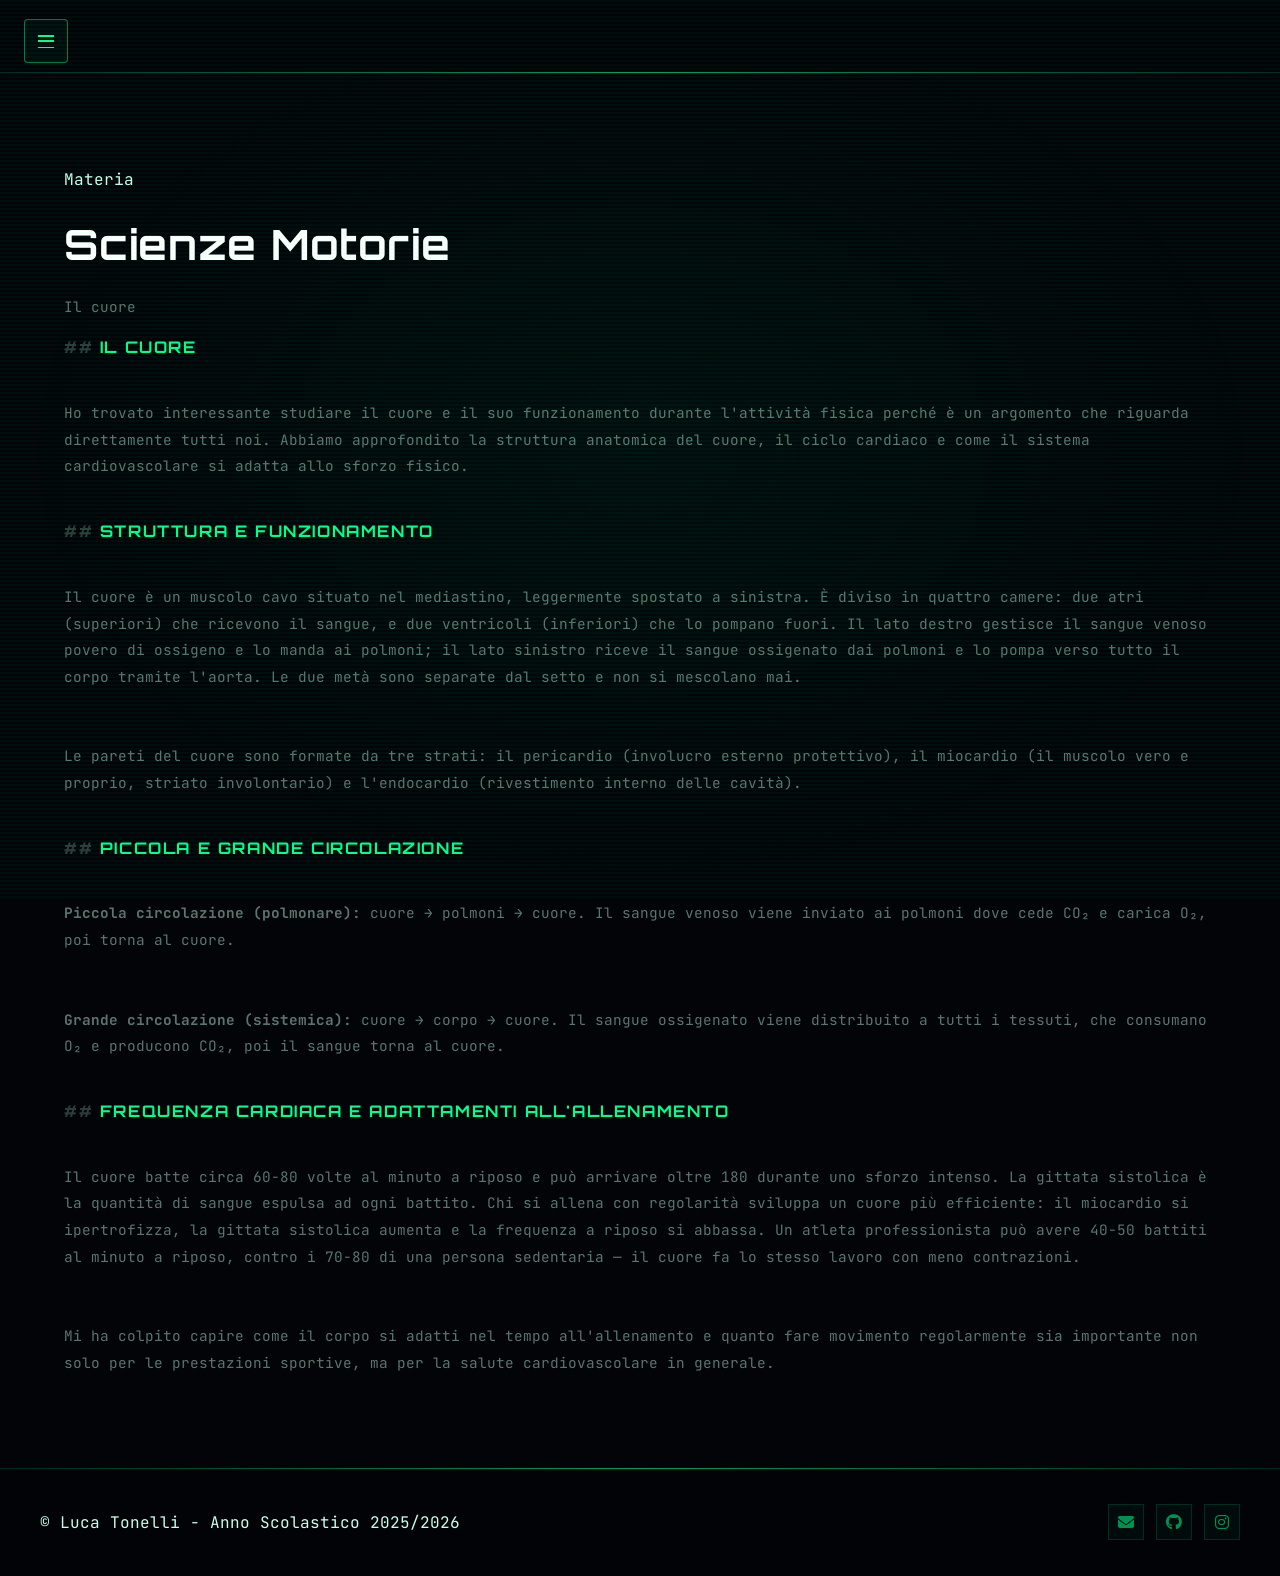
<file: materia-scienze-motorie.html>
<!DOCTYPE html>
<html lang="it">
  <head>
    <meta charset="UTF-8">
    <meta name="viewport" content="width=device-width, initial-scale=1">
    <link rel="preconnect" href="https://fonts.googleapis.com">
    <link rel="preconnect" href="https://fonts.gstatic.com" crossorigin>
    <link href="https://fonts.googleapis.com/css2?family=Inter:wght@400;500;600;700&family=Outfit:wght@500;600;700&display=swap" rel="stylesheet">
    <link rel="stylesheet" href="https://cdnjs.cloudflare.com/ajax/libs/font-awesome/6.4.0/css/all.min.css">
    <link rel="stylesheet" href="styles.css">
    <title>Scienze Motorie</title>
    <meta name="description" content="Ho trovato interessante studiare il cuore e il suo funzionamento durante l’attività fisica perché è un argomento che riguarda direttamente tutti noi.">
    <meta property="og:title" content="Scienze Motorie — Luca Tonelli">
  </head>
  <body>
    <a class="skip-link sr-only" href="#main-content">Vai al contenuto</a>
<header class="site-header">
  <div class="header-inner">
    <button class="nav-toggle" aria-controls="nav-list" aria-expanded="false" aria-label="Apri menu">
      <span aria-hidden="true"></span>
    </button>
    <nav class="nav-wrap" id="nav-list">
      <a class="nav-link" href="index.html#home">Home</a>
      <div class="nav-item nav-dropdown">
        <a class="nav-link nav-dropdown-toggle" href="materie.html">Materie</a>
        <div class="dropdown-menu">
          <a class="dropdown-link" href="materia-informatica.html">Informatica</a>
          <a class="dropdown-link" href="materia-sistemi-reti.html">Sistemi e Reti</a>
          <a class="dropdown-link" href="materia-tpsit.html">TPSIT</a>
          <a class="dropdown-link" href="materia-gpoi.html">GPOI</a>
          <a class="dropdown-link" href="materia-matematica.html">Matematica</a>
          <a class="dropdown-link" href="materia-ia.html">Intelligenza Artificiale</a>
          <a class="dropdown-link" href="materia-italiano.html">Italiano</a>
          <a class="dropdown-link" href="materia-storia.html">Storia</a>
          <a class="dropdown-link" href="materia-inglese.html">Inglese</a>
          <a class="dropdown-link" href="materia-scienze-motorie.html">Scienze Motorie</a>
          <a class="dropdown-link" href="materia-religione.html">Religione</a>
        </div>
      </div>
      <a class="nav-link" href="educazione-civica.html">Educazione Civica</a>
      <a class="nav-link" href="fsl.html">FSL</a>
    </nav>
  </div>
</header>
    <main id="main-content">
      <section class="section reveal">
        <div class="section-inner">
          <p class="eyebrow">Materia</p>
          <h1 class="section-title">Scienze Motorie</h1>
          <p class="section-subtitle">Il cuore</p>
          <div class="post-content reveal">
            <h2>Il cuore</h2>
            <p>Ho trovato interessante studiare il cuore e il suo funzionamento durante l'attività fisica perché è un argomento che riguarda direttamente tutti noi. Abbiamo approfondito la struttura anatomica del cuore, il ciclo cardiaco e come il sistema cardiovascolare si adatta allo sforzo fisico.</p>
            <h2>Struttura e funzionamento</h2>
            <p>Il cuore è un muscolo cavo situato nel mediastino, leggermente spostato a sinistra. È diviso in quattro camere: due atri (superiori) che ricevono il sangue, e due ventricoli (inferiori) che lo pompano fuori. Il lato destro gestisce il sangue venoso povero di ossigeno e lo manda ai polmoni; il lato sinistro riceve il sangue ossigenato dai polmoni e lo pompa verso tutto il corpo tramite l'aorta. Le due metà sono separate dal setto e non si mescolano mai.</p>
            <p>Le pareti del cuore sono formate da tre strati: il pericardio (involucro esterno protettivo), il miocardio (il muscolo vero e proprio, striato involontario) e l'endocardio (rivestimento interno delle cavità).</p>
            <h2>Piccola e grande circolazione</h2>
            <p><strong>Piccola circolazione (polmonare):</strong> cuore → polmoni → cuore. Il sangue venoso viene inviato ai polmoni dove cede CO₂ e carica O₂, poi torna al cuore.</p>
            <p><strong>Grande circolazione (sistemica):</strong> cuore → corpo → cuore. Il sangue ossigenato viene distribuito a tutti i tessuti, che consumano O₂ e producono CO₂, poi il sangue torna al cuore.</p>
            <h2>Frequenza cardiaca e adattamenti all'allenamento</h2>
            <p>Il cuore batte circa 60-80 volte al minuto a riposo e può arrivare oltre 180 durante uno sforzo intenso. La gittata sistolica è la quantità di sangue espulsa ad ogni battito. Chi si allena con regolarità sviluppa un cuore più efficiente: il miocardio si ipertrofizza, la gittata sistolica aumenta e la frequenza a riposo si abbassa. Un atleta professionista può avere 40-50 battiti al minuto a riposo, contro i 70-80 di una persona sedentaria — il cuore fa lo stesso lavoro con meno contrazioni.</p>
            <p>Mi ha colpito capire come il corpo si adatti nel tempo all'allenamento e quanto fare movimento regolarmente sia importante non solo per le prestazioni sportive, ma per la salute cardiovascolare in generale.</p>
          </div>
        </div>
      </section>
    </main>
<footer class="site-footer">
  <div class="footer-inner">
    <p>© Luca Tonelli - Anno Scolastico 2025/2026</p>
    <nav class="footer-social" aria-label="Social media">
      <a href="mailto:lucatonelli07@gmail.com" title="Email" target="_blank" rel="noreferrer noopener">
        <i class="fas fa-envelope"></i>
      </a>
      <a href="https://github.com/LucaTons" title="GitHub" target="_blank" rel="noreferrer noopener">
        <i class="fab fa-github"></i>
      </a>
      <a href="https://www.instagram.com/luca_tons7" title="Instagram" target="_blank" rel="noreferrer noopener">
        <i class="fab fa-instagram"></i>
      </a>
    </nav>
  </div>
</footer>
    <script src="script.js"></script>
  </body>
</html>
</file>
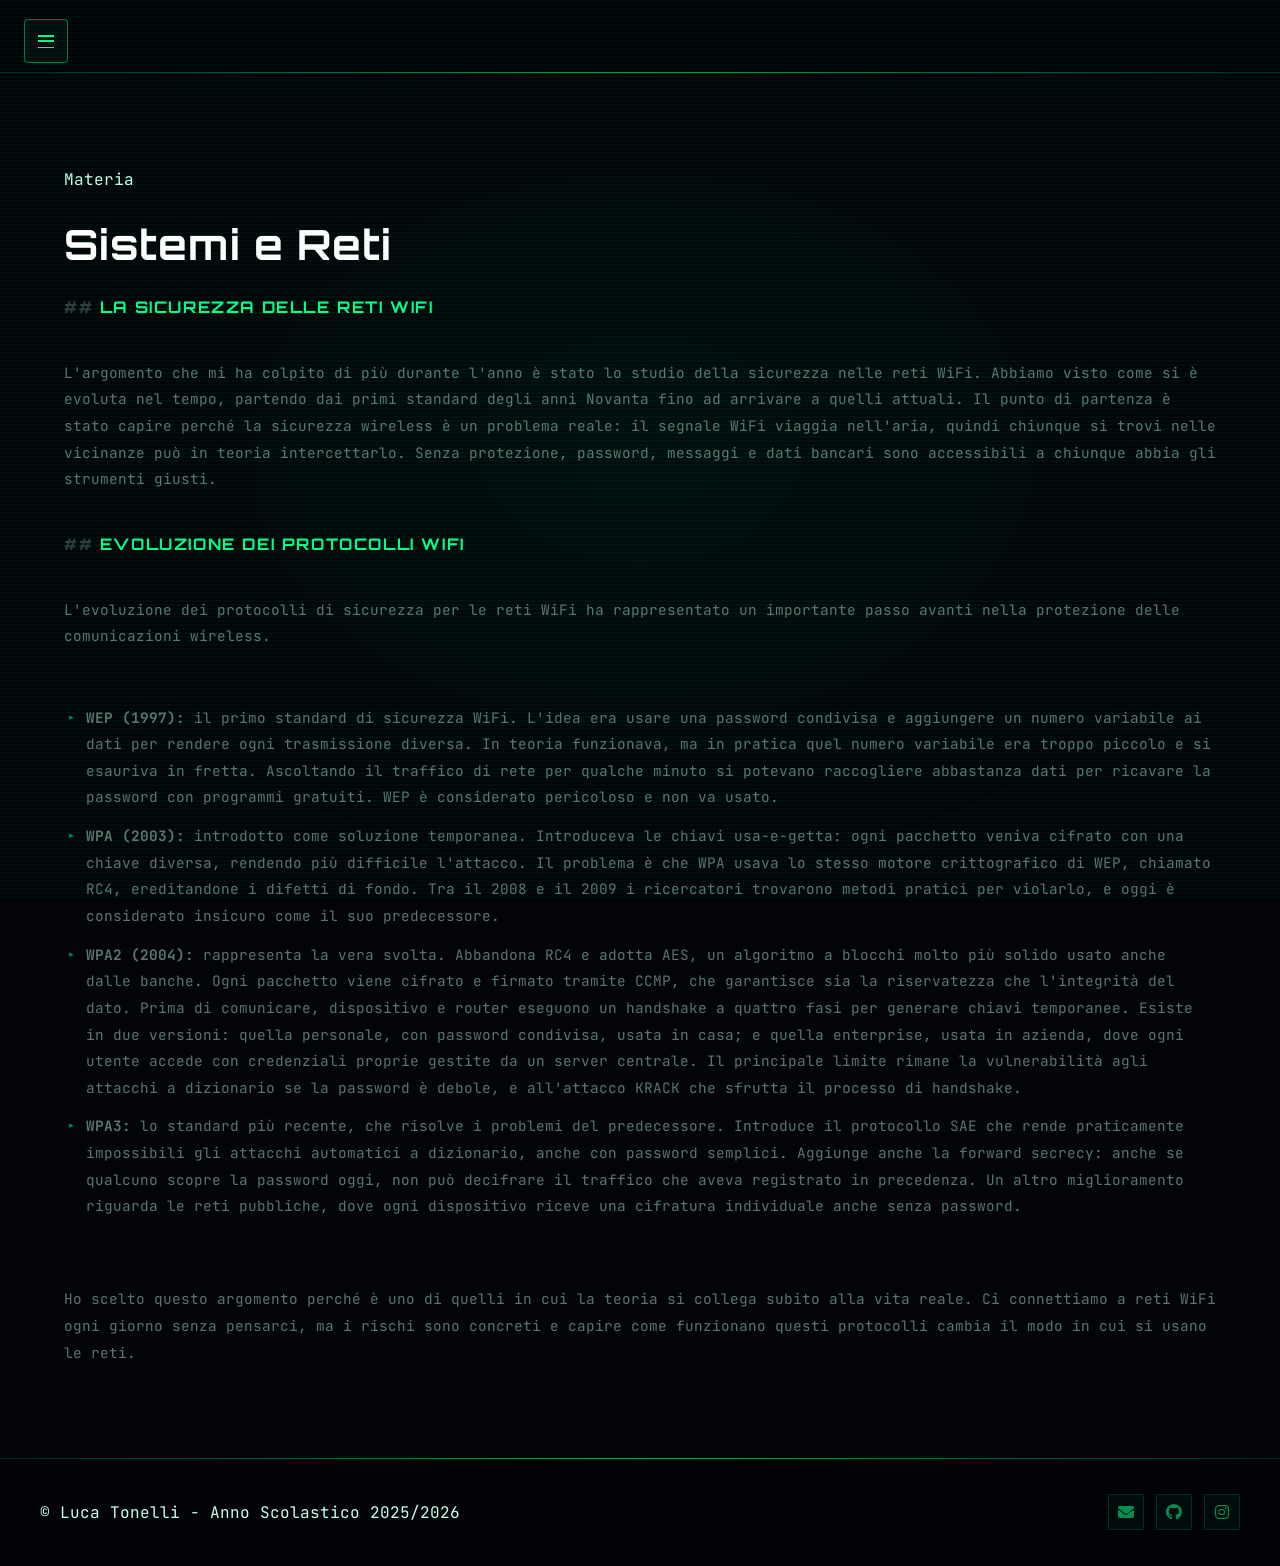
<file: materia-sistemi-reti.html>
<!DOCTYPE html>
<html lang="it">
  <head>
    <meta charset="UTF-8">
    <meta name="viewport" content="width=device-width, initial-scale=1">
    <link rel="preconnect" href="https://fonts.googleapis.com">
    <link rel="preconnect" href="https://fonts.gstatic.com" crossorigin>
    <link href="https://fonts.googleapis.com/css2?family=Inter:wght@400;500;600;700&family=Outfit:wght@500;600;700&display=swap" rel="stylesheet">
    <link rel="stylesheet" href="https://cdnjs.cloudflare.com/ajax/libs/font-awesome/6.4.0/css/all.min.css">
    <link rel="stylesheet" href="styles.css">
    <title>Sistemi e Reti</title>
    <meta name="description" content="Durante l'anno ho approfondito come vengono protetti dati e sistemi informatici, studiando tecniche di sicurezza e l'importanza della crittografia per impedire accessi non autorizzati.">
    <meta property="og:title" content="Sistemi e Reti — Luca Tonelli">
  </head>
  <body>
    <a class="skip-link sr-only" href="#main-content">Vai al contenuto</a>
<header class="site-header">
  <div class="header-inner">
    <button class="nav-toggle" aria-controls="nav-list" aria-expanded="false" aria-label="Apri menu">
      <span aria-hidden="true"></span>
    </button>
    <nav class="nav-wrap" id="nav-list">
      <a class="nav-link" href="index.html#home">Home</a>
      <div class="nav-item nav-dropdown">
        <a class="nav-link nav-dropdown-toggle" href="materie.html">Materie</a>
        <div class="dropdown-menu">
          <a class="dropdown-link" href="materia-informatica.html">Informatica</a>
          <a class="dropdown-link" href="materia-sistemi-reti.html">Sistemi e Reti</a>
          <a class="dropdown-link" href="materia-tpsit.html">TPSIT</a>
          <a class="dropdown-link" href="materia-gpoi.html">GPOI</a>
          <a class="dropdown-link" href="materia-matematica.html">Matematica</a>
          <a class="dropdown-link" href="materia-ia.html">Intelligenza Artificiale</a>
          <a class="dropdown-link" href="materia-italiano.html">Italiano</a>
          <a class="dropdown-link" href="materia-storia.html">Storia</a>
          <a class="dropdown-link" href="materia-inglese.html">Inglese</a>
          <a class="dropdown-link" href="materia-scienze-motorie.html">Scienze Motorie</a>
          <a class="dropdown-link" href="materia-religione.html">Religione</a>
        </div>
      </div>
      <a class="nav-link" href="educazione-civica.html">Educazione Civica</a>
      <a class="nav-link" href="fsl.html">FSL</a>
    </nav>
  </div>
</header>
    <main id="main-content">
      <section class="section reveal">
        <div class="section-inner">
          <p class="eyebrow">Materia</p>
          <h1 class="section-title">Sistemi e Reti</h1>
          <p class="section-subtitle"></p>
          <div class="post-content reveal">
            <h2>La sicurezza delle reti WiFi</h2>
            <p>L'argomento che mi ha colpito di più durante l'anno è stato lo studio della sicurezza nelle reti WiFi. Abbiamo visto come si è evoluta nel tempo, partendo dai primi standard degli anni Novanta fino ad arrivare a quelli attuali. Il punto di partenza è stato capire perché la sicurezza wireless è un problema reale: il segnale WiFi viaggia nell'aria, quindi chiunque si trovi nelle vicinanze può in teoria intercettarlo. Senza protezione, password, messaggi e dati bancari sono accessibili a chiunque abbia gli strumenti giusti.</p>
            <h2>Evoluzione dei protocolli WIFI</h2>
            <p>L'evoluzione dei protocolli di sicurezza per le reti WiFi ha rappresentato un importante passo avanti nella protezione delle comunicazioni wireless.</p>
            <ul>
              <li><strong>WEP (1997):</strong> il primo standard di sicurezza WiFi. L'idea era usare una password condivisa e aggiungere un numero variabile ai dati per rendere ogni trasmissione diversa. In teoria funzionava, ma in pratica quel numero variabile era troppo piccolo e si esauriva in fretta. Ascoltando il traffico di rete per qualche minuto si potevano raccogliere abbastanza dati per ricavare la password con programmi gratuiti. WEP è considerato pericoloso e non va usato.</li>
              <li><strong>WPA (2003):</strong> introdotto come soluzione temporanea. Introduceva le chiavi usa-e-getta: ogni pacchetto veniva cifrato con una chiave diversa, rendendo più difficile l'attacco. Il problema è che WPA usava lo stesso motore crittografico di WEP, chiamato RC4, ereditandone i difetti di fondo. Tra il 2008 e il 2009 i ricercatori trovarono metodi pratici per violarlo, e oggi è considerato insicuro come il suo predecessore.</li>
              <li><strong>WPA2 (2004):</strong> rappresenta la vera svolta. Abbandona RC4 e adotta AES, un algoritmo a blocchi molto più solido usato anche dalle banche. Ogni pacchetto viene cifrato e firmato tramite CCMP, che garantisce sia la riservatezza che l'integrità del dato. Prima di comunicare, dispositivo e router eseguono un handshake a quattro fasi per generare chiavi temporanee. Esiste in due versioni: quella personale, con password condivisa, usata in casa; e quella enterprise, usata in azienda, dove ogni utente accede con credenziali proprie gestite da un server centrale. Il principale limite rimane la vulnerabilità agli attacchi a dizionario se la password è debole, e all'attacco KRACK che sfrutta il processo di handshake.</li>
              <li><strong>WPA3:</strong> lo standard più recente, che risolve i problemi del predecessore. Introduce il protocollo SAE che rende praticamente impossibili gli attacchi automatici a dizionario, anche con password semplici. Aggiunge anche la forward secrecy: anche se qualcuno scopre la password oggi, non può decifrare il traffico che aveva registrato in precedenza. Un altro miglioramento riguarda le reti pubbliche, dove ogni dispositivo riceve una cifratura individuale anche senza password.</li>
            </ul>
            <p>Ho scelto questo argomento perché è uno di quelli in cui la teoria si collega subito alla vita reale. Ci connettiamo a reti WiFi ogni giorno senza pensarci, ma i rischi sono concreti e capire come funzionano questi protocolli cambia il modo in cui si usano le reti.</p>
          </div>
        </div>
      </section>
    </main>
<footer class="site-footer">
  <div class="footer-inner">
    <p>© Luca Tonelli - Anno Scolastico 2025/2026</p>
    <nav class="footer-social" aria-label="Social media">
      <a href="mailto:lucatonelli07@gmail.com" title="Email" target="_blank" rel="noreferrer noopener">
        <i class="fas fa-envelope"></i>
      </a>
      <a href="https://github.com/LucaTons" title="GitHub" target="_blank" rel="noreferrer noopener">
        <i class="fab fa-github"></i>
      </a>
      <a href="https://www.instagram.com/luca_tons7" title="Instagram" target="_blank" rel="noreferrer noopener">
        <i class="fab fa-instagram"></i>
      </a>
    </nav>
  </div>
</footer>
    <script src="script.js"></script>
  </body>
</html>
</file>
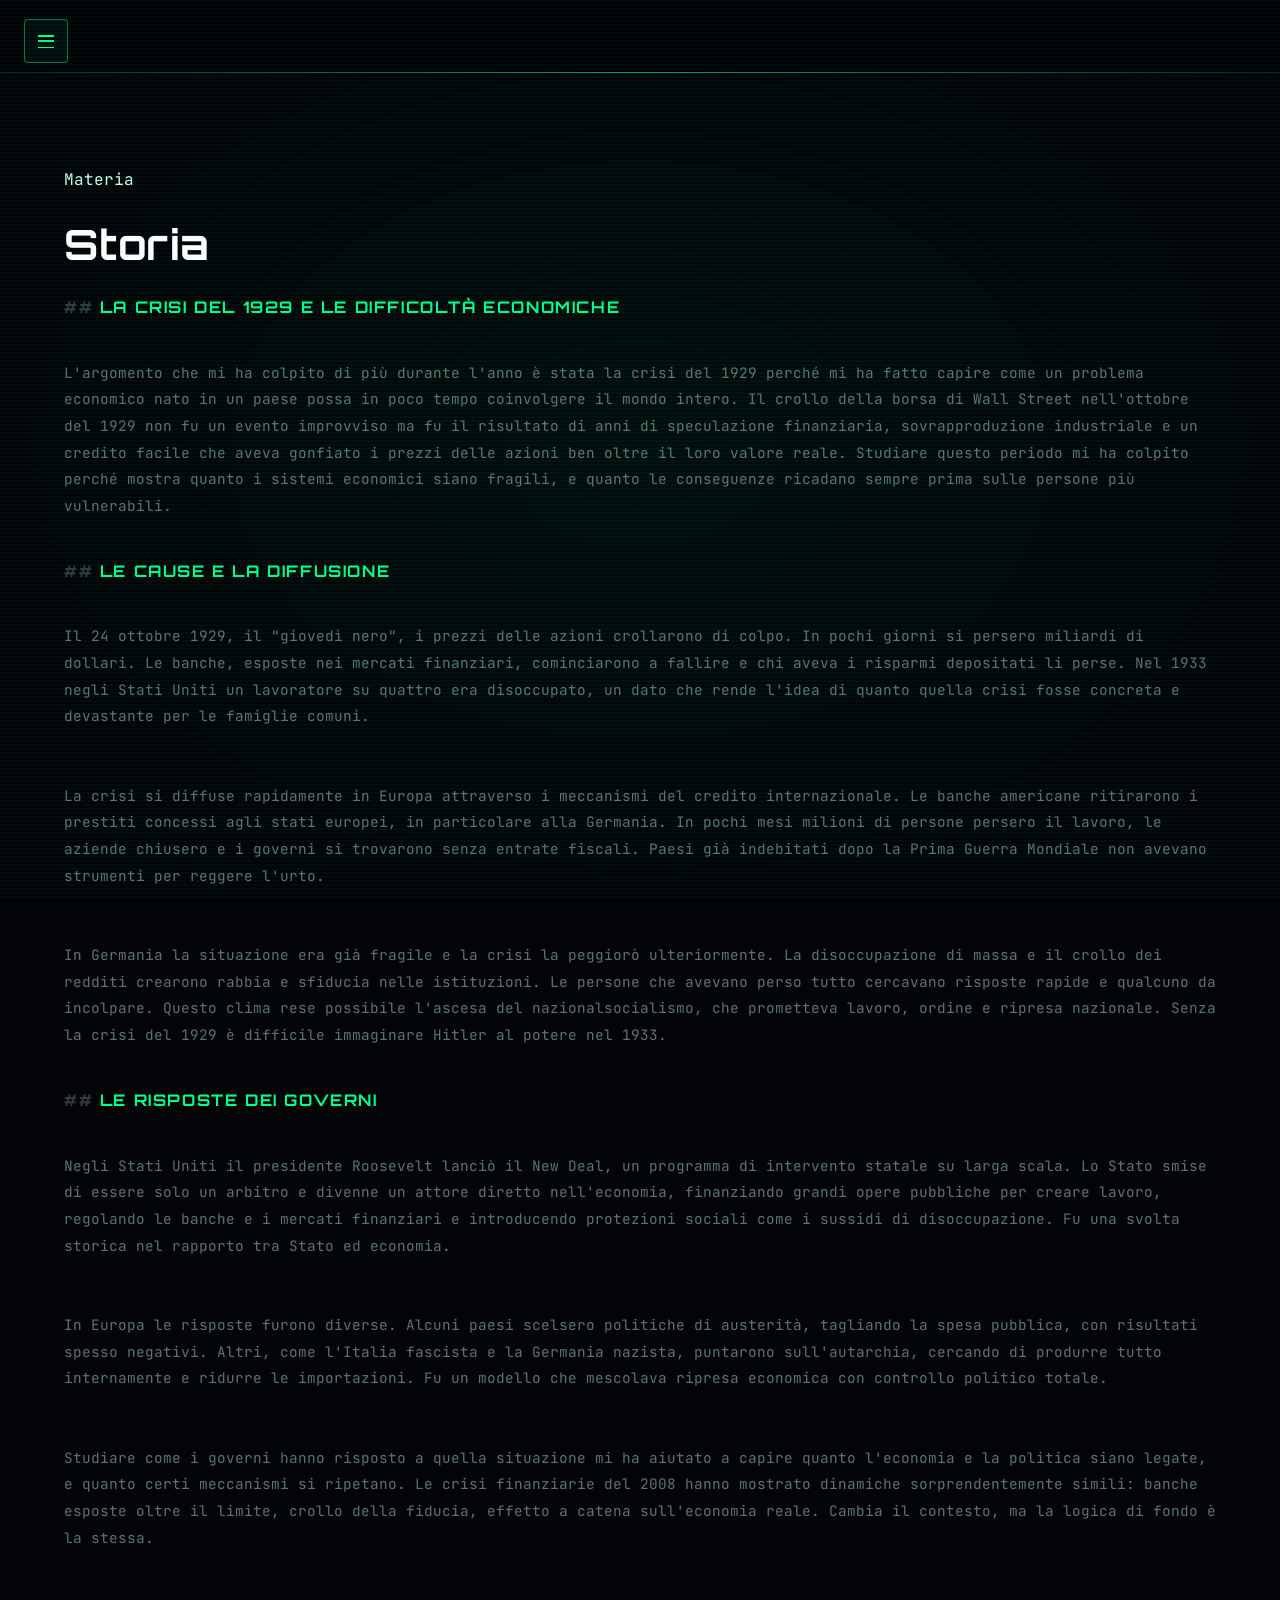
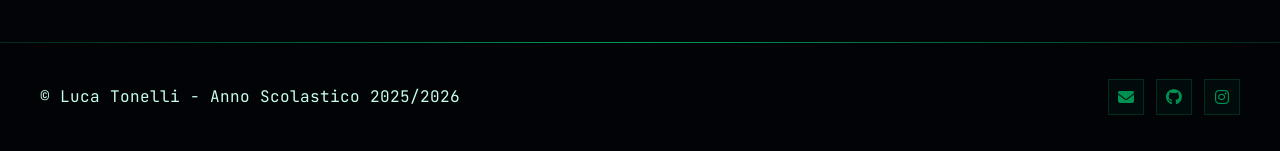
<file: materia-storia.html>
<!DOCTYPE html>
<html lang="it">
  <head>
    <meta charset="UTF-8">
    <meta name="viewport" content="width=device-width, initial-scale=1">
    <link rel="preconnect" href="https://fonts.googleapis.com">
    <link rel="preconnect" href="https://fonts.gstatic.com" crossorigin>
    <link href="https://fonts.googleapis.com/css2?family=Inter:wght@400;500;600;700&family=Outfit:wght@500;600;700&display=swap" rel="stylesheet">
    <link rel="stylesheet" href="https://cdnjs.cloudflare.com/ajax/libs/font-awesome/6.4.0/css/all.min.css">
    <link rel="stylesheet" href="styles.css">
    <title>Storia</title>
    <meta name="description" content="Ho scelto la crisi del 1929 perché mi ha fatto capire come un problema economico nato in un paese possa in poco tempo coinvolgere il mondo intero.">
    <meta property="og:title" content="Storia — Luca Tonelli">
  </head>
  <body>
    <a class="skip-link sr-only" href="#main-content">Vai al contenuto</a>
<header class="site-header">
  <div class="header-inner">
    <button class="nav-toggle" aria-controls="nav-list" aria-expanded="false" aria-label="Apri menu">
      <span aria-hidden="true"></span>
    </button>
    <nav class="nav-wrap" id="nav-list">
      <a class="nav-link" href="index.html#home">Home</a>
      <div class="nav-item nav-dropdown">
        <a class="nav-link nav-dropdown-toggle" href="materie.html">Materie</a>
        <div class="dropdown-menu">
          <a class="dropdown-link" href="materia-informatica.html">Informatica</a>
          <a class="dropdown-link" href="materia-sistemi-reti.html">Sistemi e Reti</a>
          <a class="dropdown-link" href="materia-tpsit.html">TPSIT</a>
          <a class="dropdown-link" href="materia-gpoi.html">GPOI</a>
          <a class="dropdown-link" href="materia-matematica.html">Matematica</a>
          <a class="dropdown-link" href="materia-ia.html">Intelligenza Artificiale</a>
          <a class="dropdown-link" href="materia-italiano.html">Italiano</a>
          <a class="dropdown-link" href="materia-storia.html">Storia</a>
          <a class="dropdown-link" href="materia-inglese.html">Inglese</a>
          <a class="dropdown-link" href="materia-scienze-motorie.html">Scienze Motorie</a>
          <a class="dropdown-link" href="materia-religione.html">Religione</a>
        </div>
      </div>
      <a class="nav-link" href="educazione-civica.html">Educazione Civica</a>
      <a class="nav-link" href="fsl.html">FSL</a>
    </nav>
  </div>
</header>
    <main id="main-content">
      <section class="section reveal">
        <div class="section-inner">
          <p class="eyebrow">Materia</p>
          <h1 class="section-title">Storia</h1>
          <p class="section-subtitle"></p>
          <div class="post-content reveal">
            <h2>La crisi del 1929 e le difficoltà economiche</h2>
            <p>L'argomento che mi ha colpito di più durante l'anno è stata la crisi del 1929 perché mi ha fatto capire come un problema economico nato in un paese possa in poco tempo coinvolgere il mondo intero. Il crollo della borsa di Wall Street nell'ottobre del 1929 non fu un evento improvviso ma fu il risultato di anni di speculazione finanziaria, sovrapproduzione industriale e un credito facile che aveva gonfiato i prezzi delle azioni ben oltre il loro valore reale. Studiare questo periodo mi ha colpito perché mostra quanto i sistemi economici siano fragili, e quanto le conseguenze ricadano sempre prima sulle persone più vulnerabili.</p>
            <h2>Le cause e la diffusione</h2>
            <p>Il 24 ottobre 1929, il "giovedì nero", i prezzi delle azioni crollarono di colpo. In pochi giorni si persero miliardi di dollari. Le banche, esposte nei mercati finanziari, cominciarono a fallire e chi aveva i risparmi depositati li perse. Nel 1933 negli Stati Uniti un lavoratore su quattro era disoccupato, un dato che rende l'idea di quanto quella crisi fosse concreta e devastante per le famiglie comuni.</p>
            <p>La crisi si diffuse rapidamente in Europa attraverso i meccanismi del credito internazionale. Le banche americane ritirarono i prestiti concessi agli stati europei, in particolare alla Germania. In pochi mesi milioni di persone persero il lavoro, le aziende chiusero e i governi si trovarono senza entrate fiscali. Paesi già indebitati dopo la Prima Guerra Mondiale non avevano strumenti per reggere l'urto.</p>
            <p>In Germania la situazione era già fragile e la crisi la peggiorò ulteriormente. La disoccupazione di massa e il crollo dei redditi crearono rabbia e sfiducia nelle istituzioni. Le persone che avevano perso tutto cercavano risposte rapide e qualcuno da incolpare. Questo clima rese possibile l'ascesa del nazionalsocialismo, che prometteva lavoro, ordine e ripresa nazionale. Senza la crisi del 1929 è difficile immaginare Hitler al potere nel 1933.</p>
            <h2>Le risposte dei governi</h2>
            <p>Negli Stati Uniti il presidente Roosevelt lanciò il New Deal, un programma di intervento statale su larga scala. Lo Stato smise di essere solo un arbitro e divenne un attore diretto nell'economia, finanziando grandi opere pubbliche per creare lavoro, regolando le banche e i mercati finanziari e introducendo protezioni sociali come i sussidi di disoccupazione. Fu una svolta storica nel rapporto tra Stato ed economia.</p>
            <p>In Europa le risposte furono diverse. Alcuni paesi scelsero politiche di austerità, tagliando la spesa pubblica, con risultati spesso negativi. Altri, come l'Italia fascista e la Germania nazista, puntarono sull'autarchia, cercando di produrre tutto internamente e ridurre le importazioni. Fu un modello che mescolava ripresa economica con controllo politico totale.</p>
            <p>Studiare come i governi hanno risposto a quella situazione mi ha aiutato a capire quanto l'economia e la politica siano legate, e quanto certi meccanismi si ripetano. Le crisi finanziarie del 2008 hanno mostrato dinamiche sorprendentemente simili: banche esposte oltre il limite, crollo della fiducia, effetto a catena sull'economia reale. Cambia il contesto, ma la logica di fondo è la stessa.</p>
          </div>
        </div>
      </section>
    </main>
<footer class="site-footer">
  <div class="footer-inner">
    <p>© Luca Tonelli - Anno Scolastico 2025/2026</p>
    <nav class="footer-social" aria-label="Social media">
      <a href="mailto:lucatonelli07@gmail.com" title="Email" target="_blank" rel="noreferrer noopener">
        <i class="fas fa-envelope"></i>
      </a>
      <a href="https://github.com/LucaTons" title="GitHub" target="_blank" rel="noreferrer noopener">
        <i class="fab fa-github"></i>
      </a>
      <a href="https://www.instagram.com/luca_tons7" title="Instagram" target="_blank" rel="noreferrer noopener">
        <i class="fab fa-instagram"></i>
      </a>
    </nav>
  </div>
</footer>
    <script src="script.js"></script>
  </body>
</html>
</file>
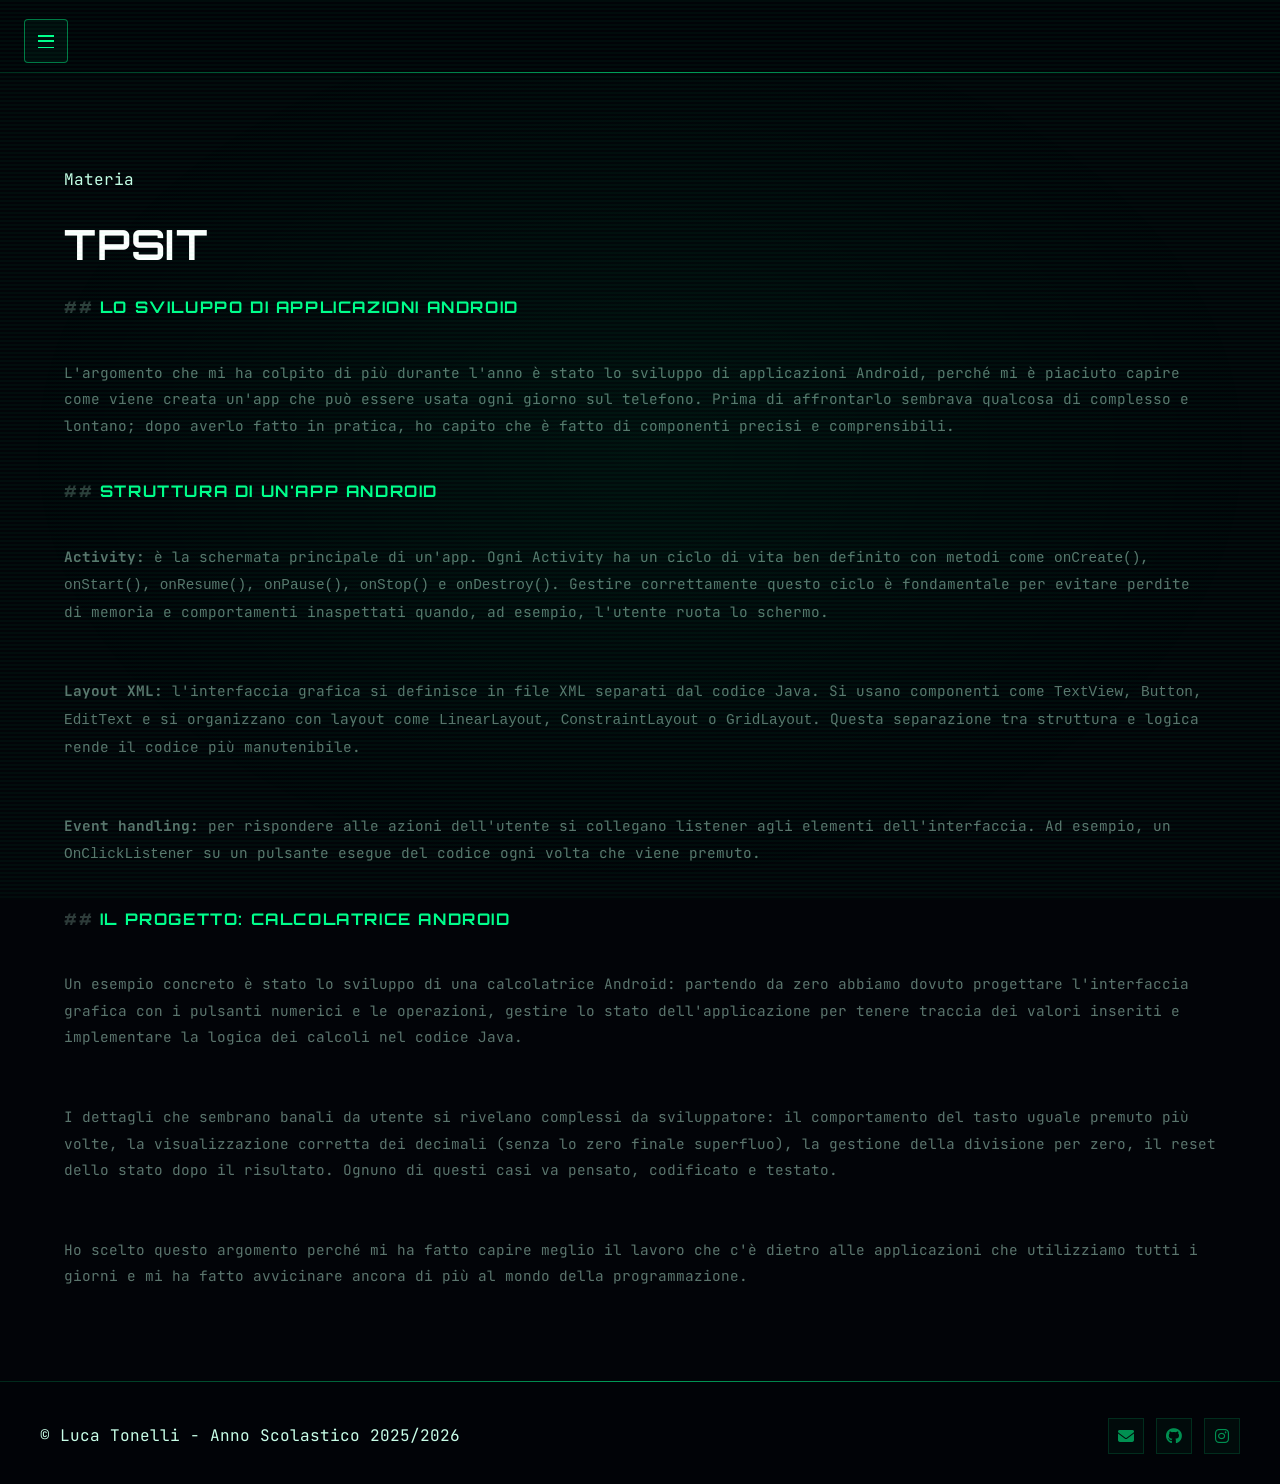
<file: materia-tpsit.html>
<!DOCTYPE html>
<html lang="it">
  <head>
    <meta charset="UTF-8">
    <meta name="viewport" content="width=device-width, initial-scale=1">
    <link rel="preconnect" href="https://fonts.googleapis.com">
    <link rel="preconnect" href="https://fonts.gstatic.com" crossorigin>
    <link href="https://fonts.googleapis.com/css2?family=Inter:wght@400;500;600;700&family=Outfit:wght@500;600;700&display=swap" rel="stylesheet">
    <link rel="stylesheet" href="https://cdnjs.cloudflare.com/ajax/libs/font-awesome/6.4.0/css/all.min.css">
    <link rel="stylesheet" href="styles.css">
    <title>TPSIT</title>
    <meta name="description" content="Ho trovato interessante studiare lo sviluppo di applicazioni Android perché mi ha fatto capire cosa c’è dietro alle app che uso tutti i giorni sul telefono.">
    <meta property="og:title" content="TPSIT — Luca Tonelli">
  </head>
  <body>
    <a class="skip-link sr-only" href="#main-content">Vai al contenuto</a>
<header class="site-header">
  <div class="header-inner">
    <button class="nav-toggle" aria-controls="nav-list" aria-expanded="false" aria-label="Apri menu">
      <span aria-hidden="true"></span>
    </button>
    <nav class="nav-wrap" id="nav-list">
      <a class="nav-link" href="index.html#home">Home</a>
      <div class="nav-item nav-dropdown">
        <a class="nav-link nav-dropdown-toggle" href="materie.html">Materie</a>
        <div class="dropdown-menu">
          <a class="dropdown-link" href="materia-informatica.html">Informatica</a>
          <a class="dropdown-link" href="materia-sistemi-reti.html">Sistemi e Reti</a>
          <a class="dropdown-link" href="materia-tpsit.html">TPSIT</a>
          <a class="dropdown-link" href="materia-gpoi.html">GPOI</a>
          <a class="dropdown-link" href="materia-matematica.html">Matematica</a>
          <a class="dropdown-link" href="materia-ia.html">Intelligenza Artificiale</a>
          <a class="dropdown-link" href="materia-italiano.html">Italiano</a>
          <a class="dropdown-link" href="materia-storia.html">Storia</a>
          <a class="dropdown-link" href="materia-inglese.html">Inglese</a>
          <a class="dropdown-link" href="materia-scienze-motorie.html">Scienze Motorie</a>
          <a class="dropdown-link" href="materia-religione.html">Religione</a>
        </div>
      </div>
      <a class="nav-link" href="educazione-civica.html">Educazione Civica</a>
      <a class="nav-link" href="fsl.html">FSL</a>
    </nav>
  </div>
</header>
    <main id="main-content">
      <section class="section reveal">
        <div class="section-inner">
          <p class="eyebrow">Materia</p>
          <h1 class="section-title">TPSIT</h1>
          <p class="section-subtitle"></p>
          <div class="post-content reveal">
            <h2>Lo sviluppo di applicazioni Android</h2>
            <p>L'argomento che mi ha colpito di più durante l'anno è stato lo sviluppo di applicazioni Android, perché mi è piaciuto capire come viene creata un'app che può essere usata ogni giorno sul telefono. Prima di affrontarlo sembrava qualcosa di complesso e lontano; dopo averlo fatto in pratica, ho capito che è fatto di componenti precisi e comprensibili.</p>
            <h2>Struttura di un'app Android</h2>
            <p><strong>Activity:</strong> è la schermata principale di un'app. Ogni Activity ha un ciclo di vita ben definito con metodi come <code>onCreate()</code>, <code>onStart()</code>, <code>onResume()</code>, <code>onPause()</code>, <code>onStop()</code> e <code>onDestroy()</code>. Gestire correttamente questo ciclo è fondamentale per evitare perdite di memoria e comportamenti inaspettati quando, ad esempio, l'utente ruota lo schermo.</p>
            <p><strong>Layout XML:</strong> l'interfaccia grafica si definisce in file XML separati dal codice Java. Si usano componenti come <code>TextView</code>, <code>Button</code>, <code>EditText</code> e si organizzano con layout come <code>LinearLayout</code>, <code>ConstraintLayout</code> o <code>GridLayout</code>. Questa separazione tra struttura e logica rende il codice più manutenibile.</p>
            <p><strong>Event handling:</strong> per rispondere alle azioni dell'utente si collegano listener agli elementi dell'interfaccia. Ad esempio, un <code>OnClickListener</code> su un pulsante esegue del codice ogni volta che viene premuto.</p>
            <h2>Il progetto: calcolatrice Android</h2>
            <p>Un esempio concreto è stato lo sviluppo di una calcolatrice Android: partendo da zero abbiamo dovuto progettare l'interfaccia grafica con i pulsanti numerici e le operazioni, gestire lo stato dell'applicazione per tenere traccia dei valori inseriti e implementare la logica dei calcoli nel codice Java.</p>
            <p>I dettagli che sembrano banali da utente si rivelano complessi da sviluppatore: il comportamento del tasto uguale premuto più volte, la visualizzazione corretta dei decimali (senza lo zero finale superfluo), la gestione della divisione per zero, il reset dello stato dopo il risultato. Ognuno di questi casi va pensato, codificato e testato.</p>
            <p>Ho scelto questo argomento perché mi ha fatto capire meglio il lavoro che c'è dietro alle applicazioni che utilizziamo tutti i giorni e mi ha fatto avvicinare ancora di più al mondo della programmazione.</p>
          </div>
        </div>
      </section>
    </main>
<footer class="site-footer">
  <div class="footer-inner">
    <p>© Luca Tonelli - Anno Scolastico 2025/2026</p>
    <nav class="footer-social" aria-label="Social media">
      <a href="mailto:lucatonelli07@gmail.com" title="Email" target="_blank" rel="noreferrer noopener">
        <i class="fas fa-envelope"></i>
      </a>
      <a href="https://github.com/LucaTons" title="GitHub" target="_blank" rel="noreferrer noopener">
        <i class="fab fa-github"></i>
      </a>
      <a href="https://www.instagram.com/luca_tons7" title="Instagram" target="_blank" rel="noreferrer noopener">
        <i class="fab fa-instagram"></i>
      </a>
    </nav>
  </div>
</footer>
    <script src="script.js"></script>
  </body>
</html>
</file>
<file: styles.css>
@import url('https://fonts.googleapis.com/css2?family=JetBrains+Mono:wght@300;400;500;700&family=Orbitron:wght@400;600;700;900&family=Share+Tech+Mono&display=swap');

/* ─── TOKENS ─── */
:root {
  --bg:          #020408;
  --bg-deep:     #010204;
  --surface:     rgba(0, 255, 140, 0.03);
  --surface-2:   rgba(0, 255, 140, 0.06);
  --surface-3:   rgba(0, 255, 140, 0.10);
  --neon:        #00FF8C;
  --neon-dim:    rgba(0, 255, 140, 0.55);
  --neon-glow:   rgba(0, 255, 140, 0.18);
  --cyan:        #00D4FF;
  --cyan-dim:    rgba(0, 212, 255, 0.55);
  --red:         #FF2D55;
  --amber:       #FFB800;
  --text:        #C8FFE8;
  --text-muted:  rgba(200, 255, 232, 0.45);
  --text-faint:  rgba(200, 255, 232, 0.22);
  --border:      rgba(0, 255, 140, 0.14);
  --border-hot:  rgba(0, 255, 140, 0.45);
  --border-cyan: rgba(0, 212, 255, 0.30);
  --scan-color:  rgba(0, 255, 140, 0.04);
  --radius-sm:   4px;
  --radius-md:   8px;
  --radius-lg:   12px;
  --font-mono:   'JetBrains Mono', 'Share Tech Mono', monospace;
  --font-hud:    'Orbitron', 'JetBrains Mono', monospace;
  --transition:  0.18s ease;
  --max-width:   1200px;
}

*, *::before, *::after { box-sizing: border-box; }
html { scroll-behavior: smooth; }

/* ─── SCANLINE EFFECT ─── */
body {
  margin: 0;
  min-height: 100vh;
  font-family: var(--font-mono);
  background: var(--bg);
  color: var(--text);
  line-height: 1.7;
  cursor: crosshair;
  overflow-x: hidden;
}

body::before {
  content: '';
  position: fixed;
  inset: 0;
  background:
    repeating-linear-gradient(
      0deg,
      transparent,
      transparent 2px,
      var(--scan-color) 2px,
      var(--scan-color) 4px
    );
  pointer-events: none;
  z-index: 999;
  animation: scanlines 8s linear infinite;
}

body::after {
  content: '';
  position: fixed;
  inset: 0;
  background: radial-gradient(
    ellipse at 50% 50%,
    rgba(0, 255, 140, 0.04) 0%,
    transparent 70%
  );
  pointer-events: none;
  z-index: 0;
}

/* ─── SITE LOADER ─── */
.site-loader {
  position: fixed;
  inset: 0;
  display: flex;
  align-items: center;
  justify-content: center;
  background: rgba(0,0,0,0.95);
  z-index: 9999;
  transition: opacity 320ms ease;
}
.site-loader .loader-inner {
  width: min(520px, 90%);
  max-width: 520px;
  text-align: center;
  color: var(--neon);
}
.loader-title {
  font-family: var(--font-hud);
  font-size: 1.15rem;
  margin: 0 0 0.75rem;
  letter-spacing: 0.12em;
  text-transform: uppercase;
  color: var(--neon);
}
.progress {
  height: 10px;
  background: rgba(255,255,255,0.03);
  border-radius: 999px;
  overflow: hidden;
  border: 1px solid rgba(0,255,140,0.06);
}
.progress .bar {
  width: 0%;
  height: 100%;
  background: linear-gradient(90deg, var(--neon), var(--cyan));
  transition: width 0.25s linear;
}
.site-loader.fade {
  opacity: 0;
  pointer-events: none;
}

/* smooth transition for content blur while loader runs */
#main-content {
  transition: filter 220ms linear;
}

@keyframes scanlines {
  0%   { background-position: 0 0; }
  100% { background-position: 0 100px; }
}

img { max-width: 100%; height: auto; display: block; }
button, a { font: inherit; }
button { border: none; background: none; cursor: pointer; }

a:focus-visible, button:focus-visible {
  outline: 1px solid var(--neon);
  outline-offset: 3px;
}

.sr-only {
  position: absolute; width: 1px; height: 1px;
  padding: 0; margin: -1px; overflow: hidden;
  clip: rect(0,0,0,0); white-space: nowrap; border: 0;
}

/* ─── GLITCH TEXT ─── */
@keyframes glitch-1 {
  0%, 94%, 100% { clip-path: none; transform: none; }
  95% { clip-path: polygon(0 20%, 100% 20%, 100% 40%, 0 40%); transform: translate(-2px, 0); }
  97% { clip-path: polygon(0 60%, 100% 60%, 100% 75%, 0 75%); transform: translate(2px, 0); }
}
@keyframes glitch-2 {
  0%, 96%, 100% { clip-path: none; transform: none; opacity: 1; }
  97% { clip-path: polygon(0 10%, 100% 10%, 100% 30%, 0 30%); transform: translate(3px, -1px); opacity: 0.7; }
  99% { clip-path: polygon(0 70%, 100% 70%, 100% 90%, 0 90%); transform: translate(-3px, 1px); opacity: 0.7; }
}

@keyframes blink-cursor {
  0%, 100% { opacity: 1; }
  50%       { opacity: 0; }
}

@keyframes flicker {
  0%, 100% { opacity: 1; }
  92% { opacity: 1; }
  93% { opacity: 0.85; }
  94% { opacity: 1; }
  96% { opacity: 0.9; }
  97% { opacity: 1; }
}

/* ─── HEADER ─── */
.site-header {
  position: sticky;
  top: 0; left: 0; right: 0;
  z-index: 50;
  background: rgba(2, 4, 8, 0.94);
  backdrop-filter: blur(20px);
  border-bottom: 1px solid var(--border);
}

.site-header::after {
  content: '';
  position: absolute;
  bottom: -1px; left: 0; right: 0;
  height: 1px;
  background: linear-gradient(90deg, transparent, var(--neon-dim), transparent);
  animation: scanlines 3s linear infinite;
}

.header-inner,
.footer-inner,
.section-inner {
  width: min(100%, var(--max-width));
  margin: 0 auto;
  padding: 0 1.5rem;
}

.header-inner {
  position: relative;
  display: flex;
  align-items: center;
  justify-content: flex-start;
  gap: 0.75rem;
  min-height: 72px;
}

/* ─── LOGO / BRAND ─── */
.site-logo {
  font-family: var(--font-hud);
  font-size: 1rem;
  font-weight: 700;
  color: var(--neon);
  text-decoration: none;
  letter-spacing: 0.12em;
  text-transform: uppercase;
  animation: flicker 6s infinite;
  position: relative;
}

.site-logo::before {
  content: '> ';
  color: var(--cyan);
  font-weight: 400;
}

/* ─── NAV TOGGLE (hamburger) ─── */
.nav-toggle {
  display: inline-flex;
  position: fixed;
  left: 1.5rem;
  top: 1.2rem;
  z-index: 60;
  width: 2.75rem;
  height: 2.75rem;
  border-radius: var(--radius-sm);
  border: 1px solid var(--border-hot);
  background: rgba(0, 255, 140, 0.04);
  cursor: pointer;
  align-items: center;
  justify-content: center;
  transition: background var(--transition), box-shadow var(--transition);
}

.nav-toggle:hover {
  background: rgba(0, 255, 140, 0.10);
  box-shadow: 0 0 12px var(--neon-glow);
}

.nav-toggle span,
.nav-toggle span::before,
.nav-toggle span::after {
  content: '';
  display: block;
  width: 1rem;
  height: 1.5px;
  background: var(--neon);
  border-radius: 0;
  transition: transform var(--transition), opacity var(--transition);
  position: relative;
}

.nav-toggle span::before { transform: translateY(-5px); }
.nav-toggle span::after  { transform: translateY(5px); }

.nav-toggle.is-open span            { background: transparent; }
.nav-toggle.is-open span::before    { transform: translateY(0) rotate(45deg); }
.nav-toggle.is-open span::after     { transform: translateY(0) rotate(-45deg); }

/* ─── NAV WRAP (slide-in drawer) ─── */
.nav-wrap {
  position: fixed;
  top: 0; left: 0;
  z-index: 55;
  display: flex;
  flex-direction: column;
  align-items: flex-start;
  gap: 0;
  padding: 5rem 1rem 2rem; /* reduced horizontal padding to left-align links */
  width: min(300px, 88vw);
  min-height: 100vh;
  background: rgba(2, 4, 8, 0.98);
  border-right: 1px solid var(--border-hot);
  transform: translateX(-110%);
  transition: transform 0.28s ease, opacity 0.28s ease;
  pointer-events: none;
  opacity: 0;
  overflow: visible;
  backdrop-filter: blur(24px);
}

.nav-wrap::before {
  content: '';
  position: absolute;
  top: 0; left: 0; right: 0;
  height: 3px;
  background: linear-gradient(90deg, var(--neon), var(--cyan), transparent);
}

.nav-wrap.is-open {
  transform: translateX(0);
  pointer-events: auto;
  opacity: 1;
}

/* ─── NAV LINKS ─── */
.nav-link {
  color: var(--text-muted);
  font-family: var(--font-mono);
  font-size: 0.82rem;
  text-decoration: none;
  padding: 0.85rem 1rem; /* tighter right padding */
  width: 100%;
  letter-spacing: 0.08em;
  text-transform: uppercase;
  border-bottom: 1px solid rgba(0, 255, 140, 0.06);
  transition: color var(--transition), background var(--transition), padding-left var(--transition);
  display: flex;
  align-items: center;
  justify-content: flex-start; /* ensure content starts at left */
  gap: 0.6rem;
  position: relative;
  text-align: left;
}

.nav-link::before {
  content: '//';
  color: var(--neon-dim);
  font-size: 0.75rem;
  font-weight: 300;
  opacity: 0;
  transition: opacity var(--transition);
}

.nav-link:hover,
.nav-link:focus-visible {
  color: var(--neon);
  background: rgba(0, 255, 140, 0.05);
  padding-left: 1.75rem;
}

.nav-link:hover::before,
.nav-link:focus-visible::before {
  opacity: 1;
}

/* ─── DROPDOWN MATERIE — slide to the RIGHT ─── */
.nav-dropdown {
  position: relative;
  width: 100%;
}

.nav-dropdown-toggle {
  display: flex;
  align-items: center;
  justify-content: flex-start; /* keep label and arrow together on the left */
  width: 100%;
}

.nav-dropdown-toggle .dropdown-arrow {
  font-size: 0.7rem;
  color: var(--neon-dim);
  margin-left: 0.25rem; /* small gap after label */
  padding-right: 0;
  transition: transform var(--transition), color var(--transition);
}

.nav-dropdown:hover .dropdown-arrow,
.nav-dropdown:focus-within .dropdown-arrow {
  transform: rotate(0deg);
  color: var(--neon);
}

.dropdown-menu {
  display: none;
  position: absolute;
  top: 0;
  left: 100%;
  min-width: 220px;
  flex-direction: column;
  gap: 0;
  margin: 0;
  padding: 0.5rem;
  background: rgba(2, 4, 8, 0.98);
  border: 1px solid var(--border-hot);
  border-left: 2px solid var(--neon);
  z-index: 70;
  backdrop-filter: blur(24px);
}

.dropdown-menu::before {
  content: '// MATERIE';
  display: block;
  font-size: 0.65rem;
  color: var(--neon-dim);
  letter-spacing: 0.18em;
  padding: 0.5rem 0.85rem 0.6rem;
  border-bottom: 1px solid var(--border);
  margin-bottom: 0.35rem;
}

.nav-dropdown:hover .dropdown-menu,
.nav-dropdown:focus-within .dropdown-menu {
  display: flex;
}

.dropdown-link {
  color: var(--text-muted);
  font-family: var(--font-mono);
  font-size: 0.80rem;
  text-decoration: none;
  padding: 0.65rem 0.85rem;
  letter-spacing: 0.06em;
  text-transform: uppercase;
  transition: color var(--transition), background var(--transition), padding-left var(--transition);
  display: flex;
  align-items: center;
  gap: 0.5rem;
  position: relative;
}

.dropdown-link::before {
  content: '→';
  color: var(--neon-dim);
  font-size: 0.75rem;
  transition: transform var(--transition), color var(--transition);
}

.dropdown-link:hover,
.dropdown-link:focus-visible {
  color: var(--neon);
  background: rgba(0, 255, 140, 0.06);
  padding-left: 1.1rem;
}

.dropdown-link:hover::before {
  transform: translateX(3px);
  color: var(--neon);
}

/* ─── NAV BACKDROP ─── */
.nav-backdrop {
  position: fixed;
  inset: 0;
  z-index: 54;
  background: rgba(0, 0, 0, 0.7);
  opacity: 0;
  pointer-events: none;
  transition: opacity 0.28s ease;
}

.nav-backdrop.is-open {
  opacity: 1;
  pointer-events: auto;
}

/* ─── HERO ─── */
.hero {
  position: relative;
  padding: clamp(4rem, 7vw, 7rem) 0 clamp(3rem, 6vw, 5rem);
  overflow: hidden;
}

.hero::before {
  content: '';
  position: absolute;
  top: 0; left: 0; right: 0; bottom: 0;
  background:
    radial-gradient(ellipse at 80% 20%, rgba(0, 255, 140, 0.07) 0%, transparent 50%),
    radial-gradient(ellipse at 20% 80%, rgba(0, 212, 255, 0.05) 0%, transparent 45%);
  pointer-events: none;
}

/* Animated hex grid background */
.hero::after {
  content: '';
  position: absolute;
  inset: 0;
  background-image:
    linear-gradient(var(--border) 1px, transparent 1px),
    linear-gradient(90deg, var(--border) 1px, transparent 1px);
  background-size: 40px 40px;
  pointer-events: none;
  opacity: 0.5;
  mask-image: radial-gradient(ellipse at center, transparent 30%, black 80%);
}

.hero-grid {
  display: grid;
  grid-template-columns: minmax(0, 1fr) minmax(320px, 480px);
  gap: clamp(2rem, 5vw, 4.5rem);
  align-items: center;
  position: relative;
  z-index: 1;
}

.hero-copy { max-width: 40rem; }

.hero-copy .eyebrow {
  display: inline-flex;
  align-items: center;
  gap: 0.6rem;
  margin-bottom: 1.4rem;
  color: var(--neon);
  text-transform: uppercase;
  letter-spacing: 0.24em;
  font-size: 0.72rem;
  font-weight: 400;
  font-family: var(--font-mono);
}

.hero-copy .eyebrow::before {
  content: '';
  display: inline-block;
  width: 2rem;
  height: 1px;
  background: var(--neon-dim);
}

.hero-copy .eyebrow::after {
  content: '_';
  animation: blink-cursor 1s step-end infinite;
}

.hero-copy h1 {
  margin: 0;
  font-family: var(--font-hud);
  font-size: clamp(2.6rem, 5.5vw, 4.2rem);
  line-height: 1.0;
  font-weight: 700;
  letter-spacing: -0.01em;
  color: #fff;
  text-shadow: 0 0 60px rgba(0, 255, 140, 0.2);
  animation: glitch-1 7s infinite;
  position: relative;
}

.hero-copy h1 em {
  font-style: normal;
  color: var(--neon);
  text-shadow: 0 0 30px rgba(0, 255, 140, 0.5);
}

.hero-copy h1::after {
  content: attr(data-text);
  position: absolute;
  inset: 0;
  color: var(--cyan);
  opacity: 0.15;
  animation: glitch-2 7s 0.3s infinite;
  pointer-events: none;
}

.hero-copy p {
  margin: 1.6rem 0 0;
  color: var(--text-muted);
  font-size: 0.95rem;
  line-height: 1.85;
  max-width: 42rem;
  font-family: var(--font-mono);
}

/* ─── BUTTONS ─── */
.cta-group {
  display: flex;
  flex-wrap: wrap;
  gap: 1rem;
  margin-top: 2.2rem;
}

.button {
  display: inline-flex;
  align-items: center;
  justify-content: center;
  gap: 0.5rem;
  padding: 0.8rem 1.75rem;
  border: 1px solid transparent;
  cursor: pointer;
  font-family: var(--font-mono);
  font-size: 0.8rem;
  letter-spacing: 0.12em;
  text-transform: uppercase;
  text-decoration: none;
  border-radius: var(--radius-sm);
  transition: all var(--transition);
  position: relative;
  overflow: hidden;
}

.button::before {
  content: '';
  position: absolute;
  inset: 0;
  background: linear-gradient(135deg, transparent 40%, rgba(255,255,255,0.05) 50%, transparent 60%);
  transform: translateX(-100%);
  transition: transform 0.4s ease;
}

.button:hover::before { transform: translateX(100%); }

.button-primary {
  background: var(--neon);
  color: #020408;
  border-color: var(--neon);
  font-weight: 700;
  box-shadow: 0 0 20px rgba(0, 255, 140, 0.25);
}

.button-primary:hover,
.button-primary:focus-visible {
  box-shadow: 0 0 35px rgba(0, 255, 140, 0.45), 0 0 70px rgba(0, 255, 140, 0.15);
  transform: translateY(-2px);
}

.button-secondary {
  background: transparent;
  color: var(--neon);
  border-color: var(--border-hot);
}

.button-secondary:hover,
.button-secondary:focus-visible {
  background: rgba(0, 255, 140, 0.06);
  box-shadow: 0 0 16px rgba(0, 255, 140, 0.15);
}

/* ─── HERO VISUAL PANEL ─── */
.hero-panel { position: relative; z-index: 1; }

.hero-visual {
  position: relative;
  min-height: 420px;
  border: 1px solid var(--border-hot);
  background: var(--surface);
  display: grid;
  place-items: center;
  overflow: hidden;
}

.hero-visual::before {
  content: '';
  position: absolute;
  inset: 0;
  background:
    radial-gradient(ellipse at 30% 30%, rgba(0,255,140,0.08) 0%, transparent 50%),
    radial-gradient(ellipse at 70% 70%, rgba(0,212,255,0.06) 0%, transparent 45%);
}

/* Top bar decoration */
.hero-visual-bar {
  position: absolute;
  top: 0; left: 0; right: 0;
  height: 2px;
  background: linear-gradient(90deg, var(--neon), var(--cyan), transparent);
}

.hero-visual-label {
  position: absolute;
  top: 0.75rem;
  left: 1rem;
  font-family: var(--font-mono);
  font-size: 0.68rem;
  letter-spacing: 0.14em;
  color: var(--neon-dim);
  text-transform: uppercase;
  display: flex;
  align-items: center;
  gap: 0.5rem;
}

.hero-visual-label::before {
  content: '';
  width: 6px; height: 6px;
  border-radius: 50%;
  background: var(--neon);
  animation: blink-cursor 1.4s step-end infinite;
}

.hero-card {
  position: relative;
  width: min(95%, 22rem);
  padding: 1.75rem;
  background: rgba(2, 4, 8, 0.92);
  border: 1px solid var(--border-hot);
  z-index: 1;
}

.hero-card::before {
  content: '';
  position: absolute;
  top: -1px; left: -1px; right: -1px;
  height: 2px;
  background: linear-gradient(90deg, var(--neon), var(--cyan));
}

.hero-card .card-tag {
  display: inline-flex;
  align-items: center;
  gap: 0.4rem;
  padding: 0.3rem 0.75rem;
  background: rgba(0, 255, 140, 0.08);
  border: 1px solid var(--border);
  color: var(--neon);
  font-family: var(--font-mono);
  font-weight: 700;
  font-size: 0.72rem;
  letter-spacing: 0.14em;
  text-transform: uppercase;
}

.hero-card h2 {
  margin: 1rem 0 0.75rem;
  font-family: var(--font-hud);
  font-size: clamp(1.1rem, 1.8vw, 1.5rem);
  line-height: 1.1;
  color: #fff;
  font-weight: 600;
}

.hero-card p {
  margin: 0;
  color: var(--text-muted);
  font-size: 0.88rem;
  font-family: var(--font-mono);
  line-height: 1.7;
}

/* ─── SECTIONS ─── */
.section { padding: clamp(4rem, 6vw, 6rem) 0; }

.section-title {
  font-family: var(--font-hud);
  font-size: clamp(1.6rem, 3.5vw, 2.6rem);
  margin: 0;
  font-weight: 700;
  color: #fff;
  letter-spacing: 0.02em;
  position: relative;
}

.section-title em {
  font-style: normal;
  color: var(--neon);
}

.section-header {
  max-width: 64rem;
  margin: 0 auto 2.5rem;
  text-align: center;
}

.section-header::before {
  content: '/* ';
  color: var(--text-faint);
  font-family: var(--font-mono);
  font-size: 0.8rem;
}

.section-header::after {
  content: ' */';
  color: var(--text-faint);
  font-family: var(--font-mono);
  font-size: 0.8rem;
}

.section-subtitle,
.feature-text,
.card-copy {
  color: var(--text-muted);
  font-family: var(--font-mono);
  font-size: 0.9rem;
  line-height: 1.8;
}

.section-header .section-subtitle {
  margin: 1.25rem auto 0;
  max-width: 44rem;
}

/* ─── GRID ─── */
.feature-group,
.grid-cards {
  display: grid;
  gap: 1.25rem;
}

.feature-group { grid-template-columns: repeat(auto-fit, minmax(240px, 1fr)); }

.section-grid {
  display: grid;
  gap: 2.5rem;
  align-items: start;
  grid-template-columns: 1.25fr 0.9fr;
}

/* ─── CARDS ─── */
.text-card,
.card,
.feature-card,
.panel {
  background: var(--surface);
  border: 1px solid var(--border);
  padding: 1.5rem;
  position: relative;
  transition: border-color var(--transition), background var(--transition);
}

.text-card::before,
.card::before,
.feature-card::before {
  content: '';
  position: absolute;
  top: -1px; left: -1px;
  width: 2.5rem;
  height: 2px;
  background: var(--neon);
  transition: width var(--transition);
}

.text-card:hover::before,
.card:hover::before,
.feature-card:hover::before {
  width: calc(100% + 2px);
}

.text-card:hover,
.card:hover,
.feature-card:hover {
  border-color: var(--border-hot);
  background: var(--surface-2);
}

.text-card h3,
.card h3,
.feature-card h3 {
  margin-top: 0;
  margin-bottom: 0.85rem;
  font-family: var(--font-hud);
  font-size: 0.95rem;
  font-weight: 600;
  color: var(--neon);
  letter-spacing: 0.08em;
  text-transform: uppercase;
}

.card p,
.feature-card p,
.text-card p {
  margin: 0;
  color: var(--text-muted);
  font-size: 0.88rem;
  font-family: var(--font-mono);
}

/* ─── PASSION / TOPIC CARDS ─── */
.passions-grid {
  display: grid;
  grid-template-columns: repeat(3, minmax(0, 1fr));
  gap: 1.25rem;
  align-items: start;
}

.passion-card {
  display: flex;
  flex-direction: column;
  gap: 1rem;
  min-height: 16rem;
  padding: 1.5rem;
  background: var(--surface);
  border: 1px solid var(--border);
  position: relative;
  overflow: hidden;
  transition: border-color var(--transition), background var(--transition), box-shadow var(--transition);
}

.passion-card::before {
  content: '';
  position: absolute;
  top: -1px; left: -1px; right: -1px;
  height: 2px;
  background: linear-gradient(90deg, var(--neon), var(--cyan), transparent);
  transform: scaleX(0);
  transform-origin: left;
  transition: transform 0.35s ease;
}

.passion-card:hover::before { transform: scaleX(1); }

.passion-card:hover {
  border-color: rgba(0, 255, 140, 0.35);
  background: var(--surface-2);
  box-shadow: 0 0 30px rgba(0, 255, 140, 0.06), inset 0 0 30px rgba(0, 255, 140, 0.02);
}

.passion-card .card-icon {
  width: 2.2rem;
  height: 2.2rem;
  display: flex;
  align-items: center;
  justify-content: center;
  border: 1px solid var(--border-hot);
  color: var(--neon);
  font-family: var(--font-hud);
  font-size: 0.7rem;
  letter-spacing: 0.05em;
  background: rgba(0, 255, 140, 0.04);
}

.passion-card h3 {
  margin: 0;
  font-family: var(--font-hud);
  font-size: 0.9rem;
  font-weight: 600;
  color: #fff;
  letter-spacing: 0.06em;
  text-transform: uppercase;
}

.passion-card p {
  margin: 0;
  color: var(--text-muted);
  font-size: 0.85rem;
  font-family: var(--font-mono);
  line-height: 1.75;
}

/* ─── LINK CARDS ─── */
.card-grid {
  display: grid;
  gap: 1rem;
  grid-template-columns: repeat(auto-fill, minmax(280px, 1fr));
}

.card-link {
  display: block;
  padding: 1.25rem 1.5rem;
  border: 1px solid var(--border);
  background: var(--surface);
  color: var(--text);
  text-decoration: none;
  transition: all var(--transition);
  position: relative;
  overflow: hidden;
}

/* Card with image: remove top padding so image bleeds to edge */
.card-link.has-img {
  padding-top: 0;
}

.card-img {
  display: block;
  width: calc(100% + 3rem);
  height: 160px;
  object-fit: cover;
  margin: 0 -1.5rem 1rem -1.5rem;
  border-bottom: 1px solid var(--border);
  transition: opacity var(--transition);
}

.card-link:hover .card-img {
  opacity: 0.85;
}

.card-link::after {
  content: '';
  position: absolute;
  left: 0; top: 0; bottom: 0;
  width: 2px;
  background: var(--neon);
  transform: scaleY(0);
  transform-origin: top;
  transition: transform 0.25s ease;
}

.card-link:hover::after { transform: scaleY(1); }

.card-link:hover,
.card-link:focus-visible {
  border-color: var(--border-hot);
  background: var(--surface-2);
}


.card-header {
  display: flex;
  align-items: center;
  justify-content: space-between;
  gap: 1rem;
  margin-bottom: 0.7rem;
}

.card-header h3 { margin: 0; }

.card-header span {
  color: var(--neon);
  font-family: var(--font-mono);
  font-size: 0.75rem;
  letter-spacing: 0.1em;
  font-weight: 400;
}

/* ─── POST CONTENT ─── */
.post-content { display: grid; gap: 1.5rem; }

.post-content h2 {
  margin: 0;
  font-family: var(--font-hud);
  color: var(--neon);
  font-size: 1rem;
  letter-spacing: 0.1em;
  text-transform: uppercase;
}

.post-content h2::before {
  content: '## ';
  color: var(--text-faint);
}

.post-content p,
.post-content li {
  color: var(--text-muted);
  font-family: var(--font-mono);
  font-size: 0.9rem;
  line-height: 1.85;
}

.post-content ul,
.post-content ol { padding-left: 1.4rem; }

.post-content li {
  margin-bottom: 0.75rem;
  list-style: none;
  position: relative;
}

.post-content li::before {
  content: '▸ ';
  color: var(--neon-dim);
  position: absolute;
  left: -1.2rem;
}

/* ─── TERMINAL BOX (utility) ─── */
.terminal-box {
  background: var(--bg-deep);
  border: 1px solid var(--border-hot);
  padding: 1.25rem 1.5rem;
  position: relative;
  font-family: var(--font-mono);
  font-size: 0.85rem;
  line-height: 1.85;
  color: var(--neon-dim);
}

.terminal-box .terminal-header {
  display: flex;
  align-items: center;
  gap: 0.5rem;
  margin-bottom: 1rem;
  padding-bottom: 0.75rem;
  border-bottom: 1px solid var(--border);
}

.terminal-box .dot {
  width: 8px; height: 8px;
  border-radius: 50%;
}

.terminal-box .dot-r { background: var(--red); }
.terminal-box .dot-a { background: var(--amber); }
.terminal-box .dot-g { background: var(--neon); box-shadow: 0 0 6px var(--neon); }

.terminal-box .prompt {
  color: var(--neon);
}

.terminal-box .comment { color: var(--text-faint); }

/* ─── STATUS BADGE ─── */
.badge {
  display: inline-flex;
  align-items: center;
  gap: 0.4rem;
  padding: 0.25rem 0.65rem;
  font-family: var(--font-mono);
  font-size: 0.7rem;
  letter-spacing: 0.12em;
  text-transform: uppercase;
  border: 1px solid;
}

.badge-ok {
  color: var(--neon);
  border-color: rgba(0, 255, 140, 0.3);
  background: rgba(0, 255, 140, 0.05);
}

.badge-warn {
  color: var(--amber);
  border-color: rgba(255, 184, 0, 0.3);
  background: rgba(255, 184, 0, 0.05);
}

.badge-err {
  color: var(--red);
  border-color: rgba(255, 45, 85, 0.3);
  background: rgba(255, 45, 85, 0.05);
}

/* ─── FOOTER ─── */
.site-footer {
  border-top: 1px solid var(--border);
  background: rgba(2, 4, 8, 0.98);
  position: relative;
}

.site-footer::before {
  content: '';
  position: absolute;
  top: -1px; left: 0; right: 0;
  height: 1px;
  background: linear-gradient(90deg, transparent, var(--neon-dim), transparent);
}

.footer-inner {
  display: flex;
  justify-content: space-between;
  gap: 1rem;
  align-items: center;
  padding: 1.5rem 0;
  flex-wrap: wrap;
}

.footer-copy {
  font-family: var(--font-mono);
  font-size: 0.75rem;
  color: var(--text-faint);
  letter-spacing: 0.06em;
}

.footer-copy::before {
  content: '> ';
  color: var(--neon-dim);
}

.footer-nav {
  display: flex;
  gap: 0.5rem;
  flex-wrap: wrap;
}

.footer-nav a {
  color: var(--text-faint);
  font-family: var(--font-mono);
  font-size: 0.75rem;
  letter-spacing: 0.08em;
  text-transform: uppercase;
  text-decoration: none;
  padding: 0.3rem 0.6rem;
  border: 1px solid transparent;
  transition: all var(--transition);
}

.footer-nav a:hover,
.footer-nav a:focus-visible {
  color: var(--neon);
  border-color: var(--border);
  background: rgba(0, 255, 140, 0.04);
}

.footer-social {
  display: flex;
  gap: 0.75rem;
  align-items: center;
}

.footer-social a {
  display: inline-flex;
  align-items: center;
  justify-content: center;
  width: 36px;
  height: 36px;
  border: 1px solid var(--border);
  background: var(--surface);
  color: var(--neon-dim);
  text-decoration: none;
  transition: all var(--transition);
}

.footer-social a:hover,
.footer-social a:focus-visible {
  border-color: var(--border-hot);
  background: rgba(0, 255, 140, 0.06);
  color: var(--neon);
  box-shadow: 0 0 12px rgba(0, 255, 140, 0.18);
}

.footer-social svg {
  width: 16px;
  height: 16px;
}

/* ─── REVEAL ANIMATION ─── */
.reveal {
  opacity: 0;
  transform: translateY(12px);
  transition: opacity 0.65s ease, transform 0.65s ease;
}

.reveal.is-visible {
  opacity: 1;
  transform: translateY(0);
}

/* ─── DIVIDER ─── */
hr.cyber-divider {
  border: none;
  border-top: 1px solid var(--border);
  margin: 0;
  position: relative;
}

hr.cyber-divider::after {
  content: '';
  position: absolute;
  top: -1px; left: 50%;
  transform: translateX(-50%);
  width: 4rem;
  height: 1px;
  background: var(--neon);
}

/* ─── SCROLLBAR ─── */
::-webkit-scrollbar { width: 6px; }
::-webkit-scrollbar-track { background: var(--bg-deep); }
::-webkit-scrollbar-thumb {
  background: rgba(0, 255, 140, 0.2);
  border-radius: 0;
}
::-webkit-scrollbar-thumb:hover {
  background: rgba(0, 255, 140, 0.4);
}

/* ─── SELECTION ─── */
::selection {
  background: rgba(0, 255, 140, 0.18);
  color: #fff;
}

/* ─── RESPONSIVE ─── */
@media (max-width: 1024px) {
  .section-grid { grid-template-columns: 1fr; }
  .hero-grid    { grid-template-columns: 1fr; }
}

@media (max-width: 768px) {
  .header-inner { flex-wrap: wrap; justify-content: space-between; }
  .passions-grid { grid-template-columns: 1fr; }
  .hero-visual   { min-height: 300px; }

  /* On small screens the flyout goes BELOW instead of right */
  .dropdown-menu {
    left: 0;
    top: 100%;
    min-width: 100%;
    border-left: 1px solid var(--border-hot);
    border-top: 2px solid var(--neon);
  }
}

@media (max-width: 480px) {
  .header-inner, .footer-inner, .section-inner {
    padding-left: 1rem;
    padding-right: 1rem;
  }
  .hero-copy h1 { font-size: clamp(2rem, 8.5vw, 2.8rem); }
  .cta-group { flex-direction: column; align-items: stretch; }
}

/* ─── CARDS ROW (Hard / Soft skills) ─── */
.cards-row {
  display: flex;
  gap: 1.5rem;
  align-items: flex-start;
}
.cards-row .text-card {
  flex: 1 1 320px;
  min-width: 260px;
  padding: 1.5rem;
  background: var(--surface);
  border: 1px solid var(--border);
  position: relative;
}
.cards-row .text-card h2 {
  margin-top: 0;
  margin-bottom: 0.85rem;
  font-family: var(--font-hud);
  font-size: 0.95rem;
  font-weight: 600;
  color: var(--neon);
  letter-spacing: 0.08em;
  text-transform: uppercase;
}

@media (max-width: 820px) {
  .cards-row { flex-direction: column; }
}

/* Page-specific tweaks for FSL */
.fsl-page .section-title {
  font-size: clamp(1.9rem, 3.8vw, 2.8rem);
}
.fsl-page .post-content h2 {
  font-size: 1.05rem;
}
.fsl-page .post-content p,
.fsl-page .post-content li {
  font-size: 1rem;
}

/* Image panel styling to create a precise framed box */
.image-panel {
  display: flex;
  align-items: center;
  justify-content: center;
  padding: 1.25rem;
  background: var(--surface);
  border: 1px solid var(--border);
}
.image-panel::before {
  content: '';
  position: absolute;
  top: -1px; left: -1px; right: -1px;
  height: 2px;
  background: linear-gradient(90deg, var(--neon), var(--cyan));
}
.image-panel img {
  display: block;
  max-width: 84%;
  height: auto;
  object-fit: contain;
}

@media (max-width: 820px) {
  .fsl-page .section-title { font-size: clamp(1.6rem, 4.2vw, 2.2rem); }
  .image-panel img { max-width: 100%; }
}
/* ═══════════════════════════════════════════════
   MOBILE READABILITY — patch responsive
   ═══════════════════════════════════════════════ */

/* ── Base mobile: testo più grande, spaziatura generosa ── */
@media (max-width: 768px) {

  /* Padding laterale uniforme */
  .header-inner,
  .footer-inner,
  .section-inner {
    padding-left: 1.25rem;
    padding-right: 1.25rem;
  }

  /* Sezioni meno compresse verticalmente */
  .section {
    padding: clamp(2.5rem, 6vw, 4rem) 0;
  }

  /* ── Hero: foto sopra, testo sotto ── */
  .hero-grid {
    grid-template-columns: 1fr;
    grid-template-rows: auto auto;
  }

  /* Foto profilo prima del testo su mobile */
  .hero-visual {
    order: -1;
    min-height: unset;
    border: none;
    background: transparent;
    display: flex;
    justify-content: center;
    padding: 0;
  }

  .hero-card {
    width: min(85%, 18rem);
    padding: 0;
    border: 2px solid var(--border-hot);
    background: var(--surface);
  }

  .hero-card .panel {
    padding: 0;
  }

  .hero-card img {
    width: 100%;
    height: auto;
    display: block;
  }

  /* Testo hero più leggibile */
  .hero-copy {
    text-align: center;
  }

  .hero-copy .eyebrow {
    font-size: 0.78rem;
    letter-spacing: 0.12em;
    justify-content: center;
  }

  .hero-copy h1 {
    font-size: clamp(2rem, 9vw, 2.8rem);
  }

  .hero-copy p {
    font-size: 1rem;
    line-height: 1.8;
  }

  .cta-group {
    justify-content: center;
  }

  /* ── Sezioni: testo più leggibile ── */
  .section-title {
    font-size: clamp(1.4rem, 5.5vw, 2rem);
    letter-spacing: 0.01em;
  }

  .section-subtitle,
  .feature-text,
  .card-copy {
    font-size: 1rem;
    line-height: 1.85;
  }

  .section-header {
    margin-bottom: 2rem;
  }

  .section-header .section-subtitle {
    font-size: 0.95rem;
  }

  /* ── Cards: testo più grande ── */
  .text-card p,
  .card p,
  .feature-card p,
  .passion-card p {
    font-size: 0.95rem;
    line-height: 1.85;
  }

  .text-card h3,
  .card h3,
  .feature-card h3,
  .passion-card h3 {
    font-size: 1rem;
    letter-spacing: 0.04em;
  }

  /* Passion cards: altezza libera, non fissa */
  .passion-card {
    min-height: unset;
    padding: 1.5rem 1.25rem;
  }

  /* Section grid a colonna unica */
  .section-grid {
    grid-template-columns: 1fr;
    gap: 1.5rem;
  }

  /* ── Footer leggibile ── */
  .footer-inner {
    flex-direction: column;
    align-items: center;
    text-align: center;
    gap: 1.25rem;
    padding-top: 1.75rem;
    padding-bottom: 1.75rem;
  }

  .footer-inner p {
    font-size: 0.85rem;
    color: var(--text-muted);
    letter-spacing: 0.04em;
  }

  .footer-social {
    gap: 1rem;
  }

  .footer-social a {
    width: 44px;
    height: 44px;
  }

  /* ── Pulsanti più grandi (tap target) ── */
  .button {
    padding: 0.9rem 1.5rem;
    font-size: 0.85rem;
    min-height: 48px;
  }

  .cta-group {
    flex-direction: column;
    align-items: stretch;
    gap: 0.85rem;
  }
}

/* ── Extra small (<400px): stretti tipo iPhone SE ── */
@media (max-width: 400px) {
  .header-inner,
  .footer-inner,
  .section-inner {
    padding-left: 1rem;
    padding-right: 1rem;
  }

  .hero-copy h1 {
    font-size: clamp(1.8rem, 10vw, 2.4rem);
  }

  .hero-copy .eyebrow {
    font-size: 0.72rem;
    letter-spacing: 0.08em;
  }

  .text-card,
  .passion-card {
    padding: 1.25rem 1rem;
  }
}
</file>
